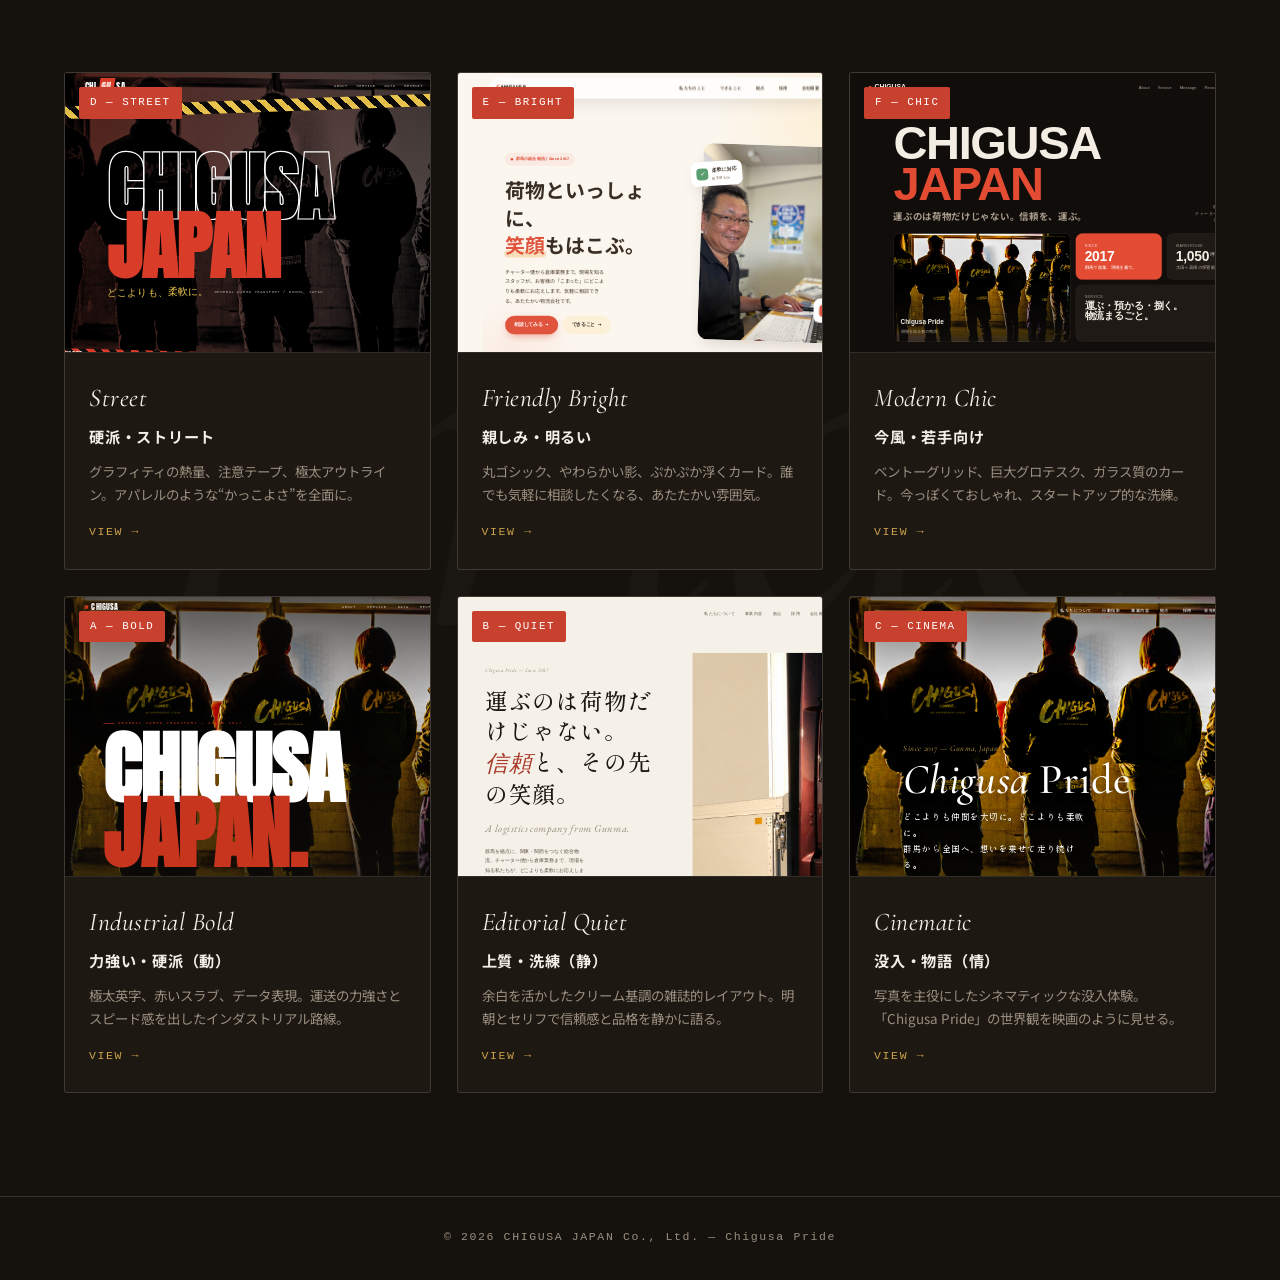
<file: index.html>
<!DOCTYPE html>
<html lang="ja">
<head>
<meta charset="UTF-8">
<meta name="viewport" content="width=device-width, initial-scale=1.0">
<title>CHIGUSA JAPAN｜デザイン6パターン</title>
<link rel="preconnect" href="https://fonts.googleapis.com">
<link rel="preconnect" href="https://fonts.gstatic.com" crossorigin>
<link href="https://fonts.googleapis.com/css2?family=Cormorant+Garamond:ital,wght@0,500;0,600;1,500&family=Noto+Sans+JP:wght@400;500;700&family=Space+Mono&display=swap" rel="stylesheet">
<style>
  :root{
    --ink:#15110d;--ink-2:#1e1812;--paper:#f4efe6;--cream:#e7ddca;
    --red:#c8412f;--red-deep:#9a2415;--gold:#c9a14a;--muted:#9a8f80;
    --line:rgba(255,255,255,.14);
    --serif:"Cormorant Garamond",serif;--sans:"Noto Sans JP",sans-serif;--mono:"Space Mono",monospace;
  }
  *{box-sizing:border-box;margin:0;padding:0}
  body{background:var(--ink);color:var(--paper);font-family:var(--sans);line-height:1.8;-webkit-font-smoothing:antialiased;overflow-x:hidden}
  a{color:inherit;text-decoration:none}
  .bg-watermark{position:fixed;inset:0;display:flex;align-items:center;justify-content:center;font-family:var(--serif);font-style:italic;font-size:42vw;color:rgba(255,255,255,.022);pointer-events:none;z-index:0;white-space:nowrap}
  .wrap{position:relative;z-index:1;max-width:1480px;margin:0 auto;padding:clamp(40px,6vw,72px) clamp(22px,5vw,64px) clamp(60px,8vw,110px)}
  header.top{display:flex;justify-content:space-between;align-items:baseline;flex-wrap:wrap;gap:16px;margin-bottom:clamp(38px,6vw,72px)}
  .brand{font-family:var(--serif);font-style:italic;font-size:1.8rem;letter-spacing:.02em}
  .brand b{color:var(--red);font-style:normal}
  .brand .s{font-family:var(--sans);font-size:.62rem;letter-spacing:.42em;color:var(--muted);text-transform:uppercase;margin-left:8px}
  header.top .meta{font-family:var(--mono);font-size:.74rem;letter-spacing:.16em;color:var(--gold)}
  .intro{margin-bottom:clamp(38px,6vw,64px);max-width:780px}
  .intro .kick{font-family:var(--serif);font-style:italic;color:var(--red);font-size:1.3rem;display:inline-flex;align-items:center;gap:12px}
  .intro .kick::before{content:"";width:42px;height:1.5px;background:var(--red)}
  .intro h1{font-family:var(--sans);font-weight:700;font-size:clamp(1.8rem,4.5vw,3rem);line-height:1.3;letter-spacing:.02em;margin:.4em 0 .3em}
  .intro p{color:var(--muted);max-width:56ch}
  .grid{display:grid;grid-template-columns:repeat(3,1fr);gap:clamp(16px,2vw,26px)}
  .card{display:block;background:var(--ink-2);border:1px solid var(--line);border-radius:3px;overflow:hidden;transition:transform .5s cubic-bezier(.22,.61,.36,1),box-shadow .5s,border-color .5s}
  .card:hover{transform:translateY(-8px);box-shadow:0 40px 80px rgba(0,0,0,.5);border-color:var(--red)}
  .preview{position:relative;height:280px;overflow:hidden;background:#0c0a07;border-bottom:1px solid var(--line)}
  .preview iframe{position:absolute;top:0;left:0;width:1440px;height:1010px;border:0;transform:scale(.31);transform-origin:top left;pointer-events:none}
  .preview .veil{position:absolute;inset:0;z-index:2}
  .preview .tag{position:absolute;top:14px;left:14px;z-index:3;font-family:var(--mono);font-size:.68rem;letter-spacing:.14em;background:var(--red);color:#fff;padding:6px 11px;border-radius:2px}
  .card .body{padding:22px 24px 26px}
  .card .body .ttl{font-family:var(--serif);font-style:italic;font-size:1.6rem;letter-spacing:.02em}
  .card .body .jp{font-weight:700;letter-spacing:.05em;margin-top:2px;font-size:.95rem}
  .card .body p{color:var(--muted);font-size:.84rem;margin-top:10px;line-height:1.7}
  .card .body .go{display:inline-flex;align-items:center;gap:10px;margin-top:16px;font-family:var(--mono);font-size:.72rem;letter-spacing:.14em;color:var(--gold);transition:gap .35s}
  .card:hover .body .go{gap:18px}
  footer{position:relative;z-index:1;text-align:center;padding:30px;font-family:var(--mono);font-size:.72rem;letter-spacing:.14em;color:var(--muted);border-top:1px solid var(--line)}
  @media(max-width:1000px){.grid{grid-template-columns:repeat(2,1fr)}.preview iframe{transform:scale(.36);width:1280px}}
  @media(max-width:640px){.grid{grid-template-columns:1fr;max-width:480px;margin:0 auto}.preview{height:300px}.preview iframe{transform:scale(.34)}}
</style>
</head>
<body>
<div class="bg-watermark" aria-hidden="true">Pride</div>
<div class="wrap">
  <div class="grid">
    <a class="card" href="pattern-street.html">
      <div class="preview"><span class="tag">D — STREET</span><iframe src="pattern-street.html" scrolling="no" title="D" loading="lazy"></iframe><span class="veil"></span></div>
      <div class="body"><div class="ttl">Street</div><div class="jp">硬派・ストリート</div><p>グラフィティの熱量、注意テープ、極太アウトライン。アパレルのような“かっこよさ”を全面に。</p><span class="go">VIEW →</span></div>
    </a>

    <a class="card" href="pattern-friendly.html">
      <div class="preview"><span class="tag">E — BRIGHT</span><iframe src="pattern-friendly.html" scrolling="no" title="E" loading="lazy"></iframe><span class="veil"></span></div>
      <div class="body"><div class="ttl">Friendly Bright</div><div class="jp">親しみ・明るい</div><p>丸ゴシック、やわらかい影、ぷかぷか浮くカード。誰でも気軽に相談したくなる、あたたかい雰囲気。</p><span class="go">VIEW →</span></div>
    </a>

    <a class="card" href="pattern-modern.html">
      <div class="preview"><span class="tag">F — CHIC</span><iframe src="pattern-modern.html" scrolling="no" title="F" loading="lazy"></iframe><span class="veil"></span></div>
      <div class="body"><div class="ttl">Modern Chic</div><div class="jp">今風・若手向け</div><p>ベントーグリッド、巨大グロテスク、ガラス質のカード。今っぽくておしゃれ、スタートアップ的な洗練。</p><span class="go">VIEW →</span></div>
    </a>

    <a class="card" href="pattern-bold.html">
      <div class="preview"><span class="tag">A — BOLD</span><iframe src="pattern-bold.html" scrolling="no" title="A" loading="lazy"></iframe><span class="veil"></span></div>
      <div class="body"><div class="ttl">Industrial Bold</div><div class="jp">力強い・硬派（動）</div><p>極太英字、赤いスラブ、データ表現。運送の力強さとスピード感を出したインダストリアル路線。</p><span class="go">VIEW →</span></div>
    </a>

    <a class="card" href="pattern-editorial.html">
      <div class="preview"><span class="tag">B — QUIET</span><iframe src="pattern-editorial.html" scrolling="no" title="B" loading="lazy"></iframe><span class="veil"></span></div>
      <div class="body"><div class="ttl">Editorial Quiet</div><div class="jp">上質・洗練（静）</div><p>余白を活かしたクリーム基調の雑誌的レイアウト。明朝とセリフで信頼感と品格を静かに語る。</p><span class="go">VIEW →</span></div>
    </a>

    <a class="card" href="pattern-cinematic.html">
      <div class="preview"><span class="tag">C — CINEMA</span><iframe src="pattern-cinematic.html" scrolling="no" title="C" loading="lazy"></iframe><span class="veil"></span></div>
      <div class="body"><div class="ttl">Cinematic</div><div class="jp">没入・物語（情）</div><p>写真を主役にしたシネマティックな没入体験。「Chigusa Pride」の世界観を映画のように見せる。</p><span class="go">VIEW →</span></div>
    </a>
  </div>
</div>
<footer>© 2026 CHIGUSA JAPAN Co., Ltd. — Chigusa Pride</footer>
</body>
</html>
</file>
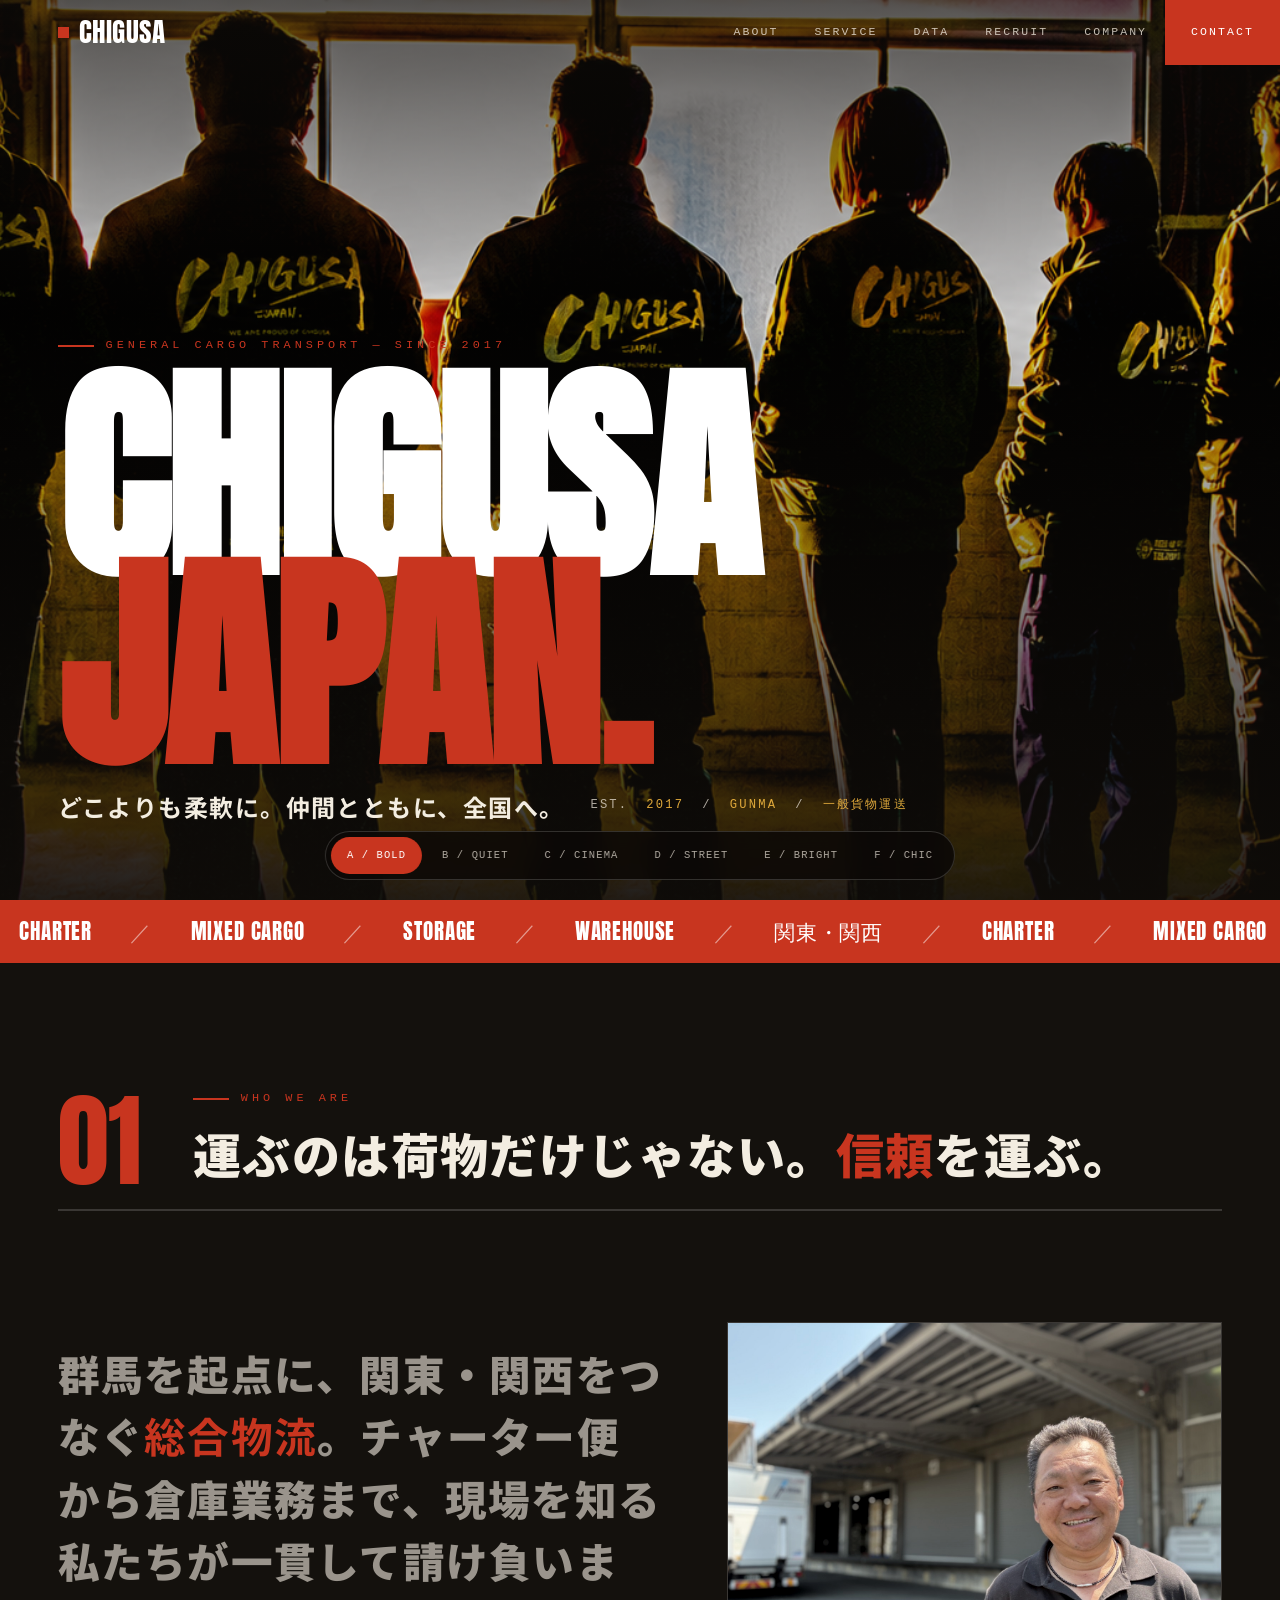
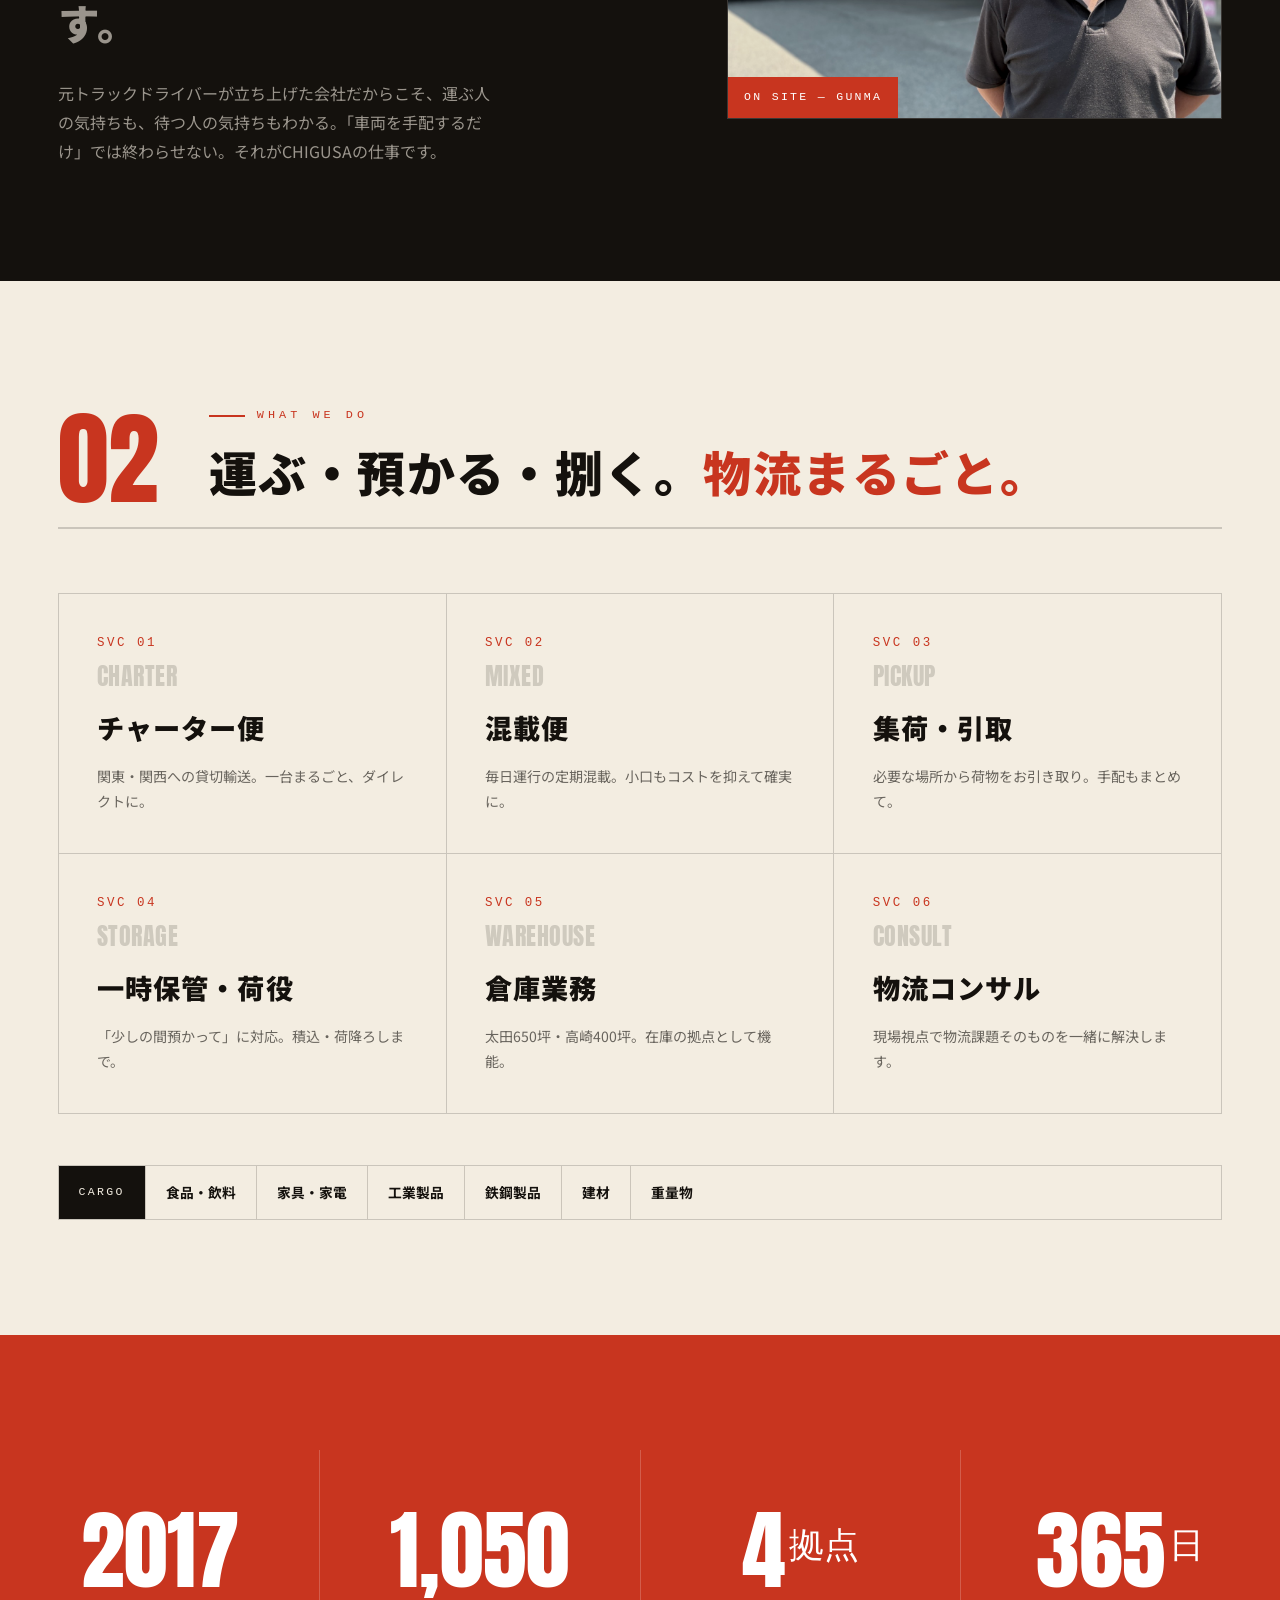
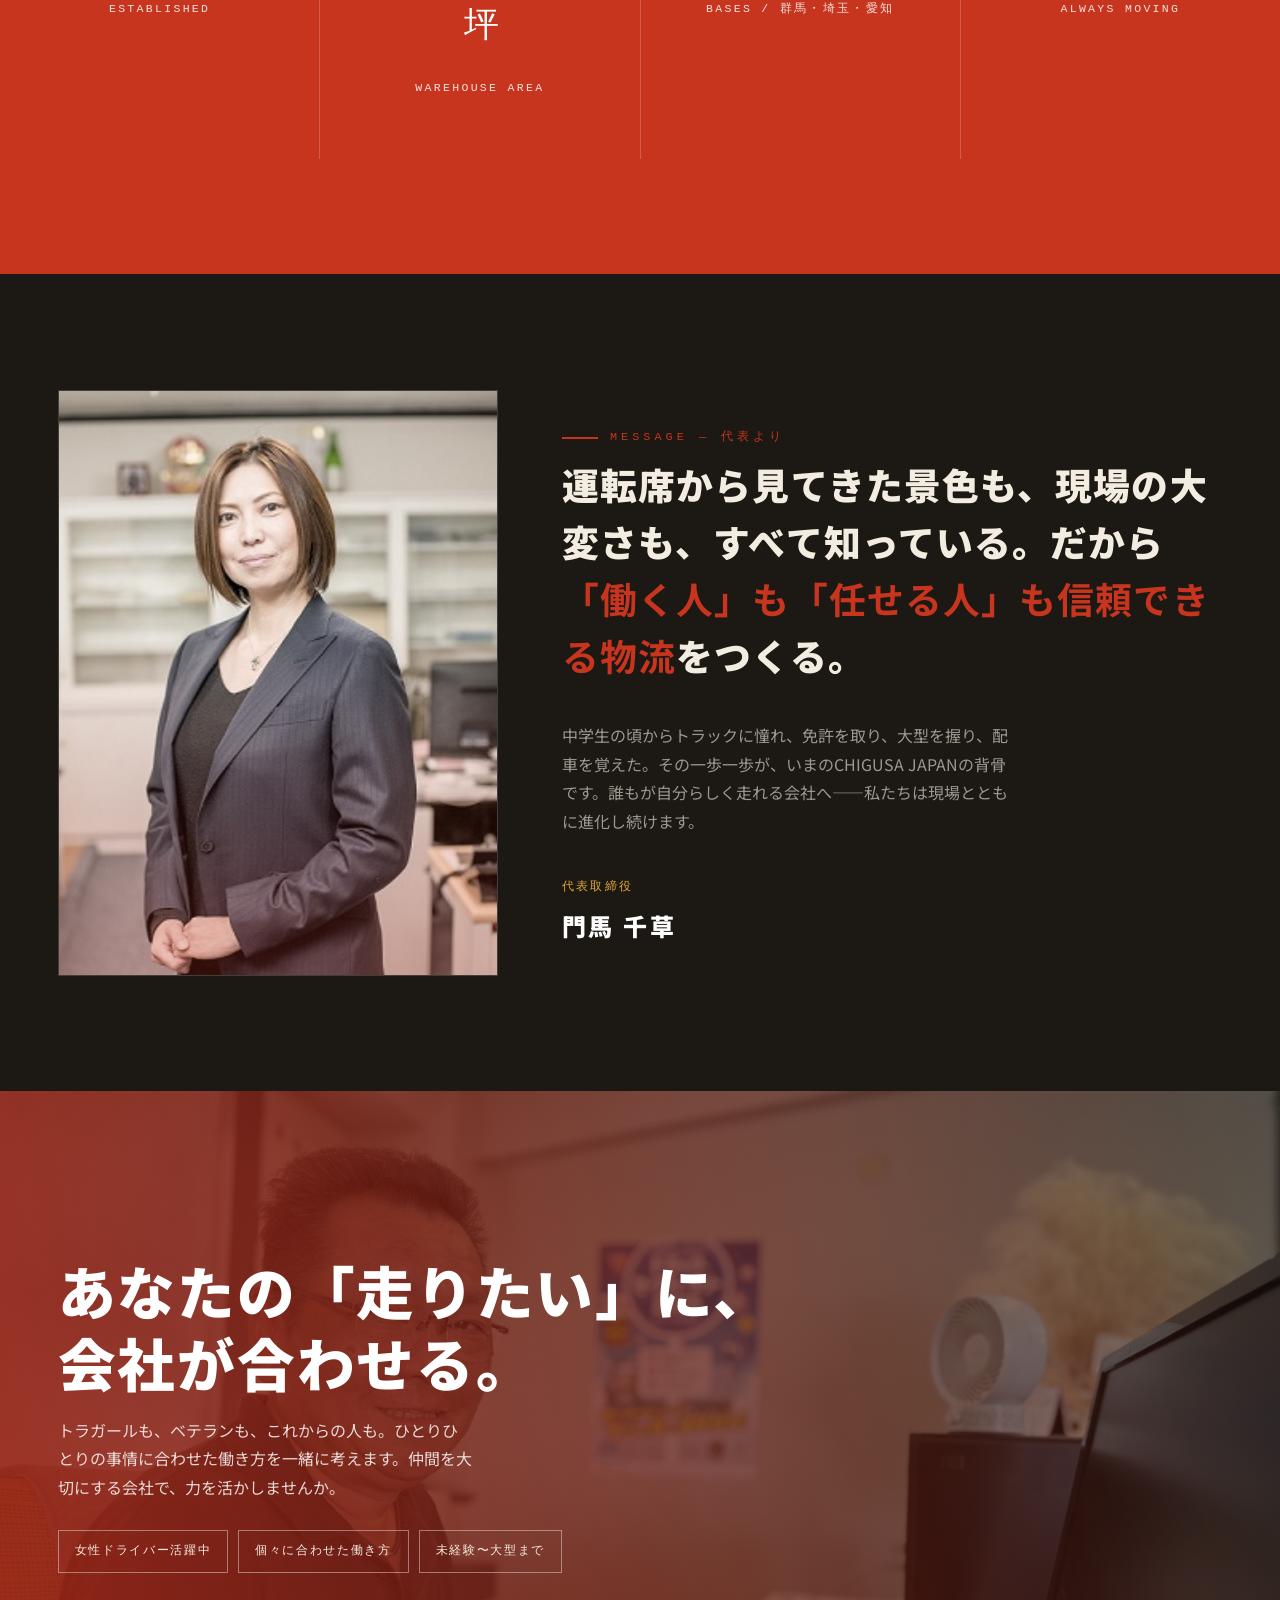
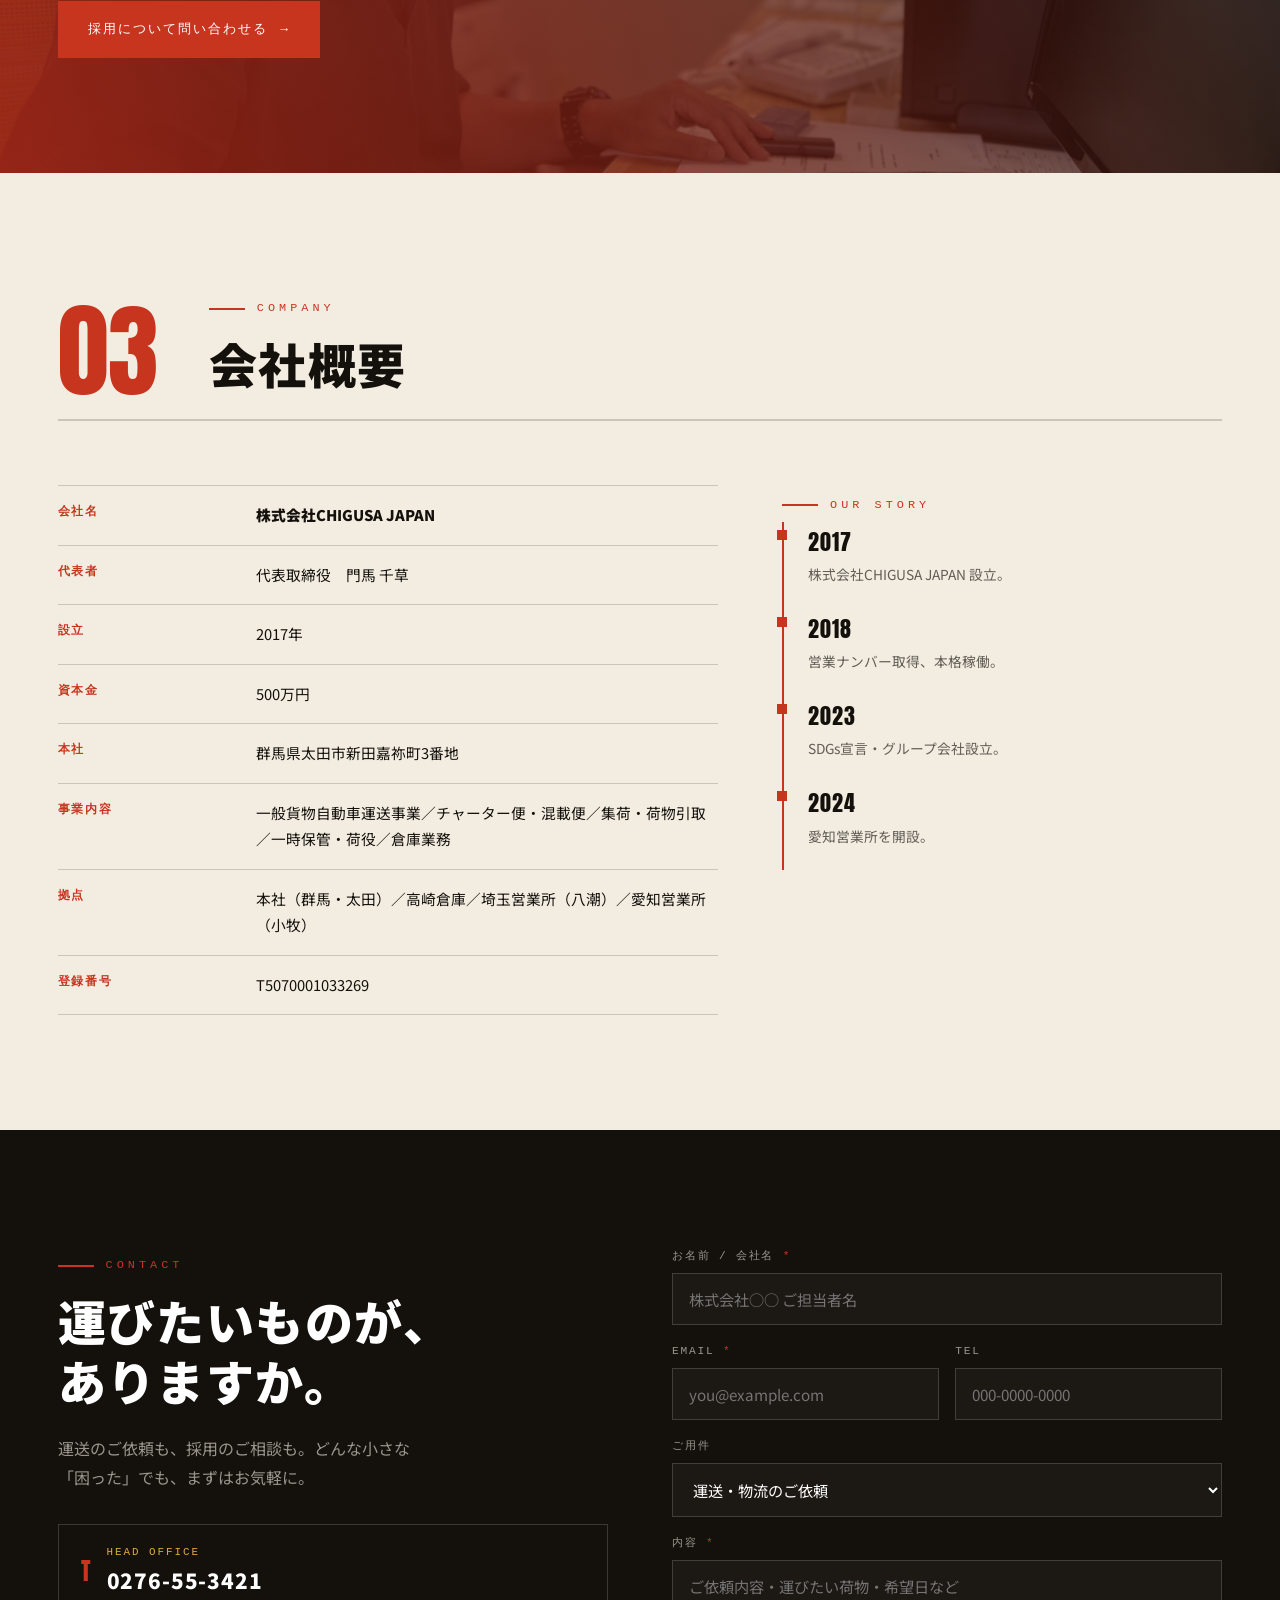
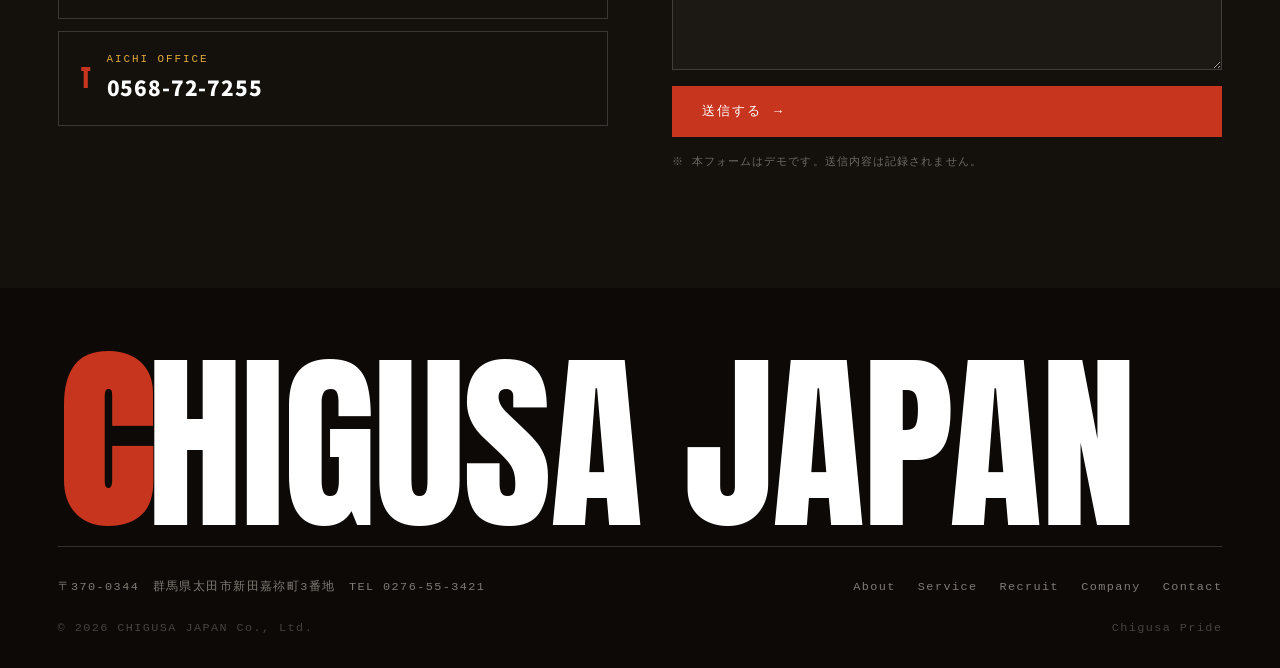
<file: pattern-bold.html>
<!DOCTYPE html>
<html lang="ja">
<head>
<meta charset="UTF-8">
<meta name="viewport" content="width=device-width, initial-scale=1.0">
<title>株式会社CHIGUSA JAPAN｜INDUSTRIAL</title>
<meta name="description" content="群馬発の総合物流。チャーター便・混載便・一時保管・倉庫まで、どこよりも柔軟に走り続ける運送会社、株式会社CHIGUSA JAPAN。">
<link rel="preconnect" href="https://fonts.googleapis.com">
<link rel="preconnect" href="https://fonts.gstatic.com" crossorigin>
<link href="https://fonts.googleapis.com/css2?family=Anton&family=Noto+Sans+JP:wght@400;700;900&family=Space+Mono:wght@400;700&display=swap" rel="stylesheet">
<link rel="stylesheet" href="bold.css">
</head>
<body>

<header class="site-header" id="header">
  <a href="#top" class="brand"><span class="dot"></span>CHIGUSA</a>
  <nav class="nav" id="nav">
    <a href="#about">About</a>
    <a href="#services">Service</a>
    <a href="#stats">Data</a>
    <a href="#recruit">Recruit</a>
    <a href="#company">Company</a>
    <a href="#contact" class="cta">Contact</a>
  </nav>
  <button class="nav-toggle" id="navToggle" aria-label="メニュー"><span></span><span></span><span></span></button>
</header>

<!-- HERO -->
<section class="hero" id="top" data-screen-label="Hero">
  <div class="hero-bg"><img src="assets/hero-team.png" alt="CHIGUSA JAPANのスタッフ"></div>
  <div class="hero-in">
    <span class="kicker">General Cargo Transport — Since 2017</span>
    <h1><span>CHIGUSA</span><span>JAPAN.</span></h1>
    <div class="hero-sub">
      <span class="lead">どこよりも柔軟に。仲間とともに、全国へ。</span>
      <span class="hero-data"><b>EST.</b> 2017 <b>/</b> GUNMA <b>/</b> 一般貨物運送</span>
    </div>
  </div>
</section>

<!-- TICKER -->
<div class="ticker" aria-hidden="true"><div class="row">
  <span>CHARTER</span><span>MIXED CARGO</span><span>STORAGE</span><span>WAREHOUSE</span><span>関東・関西</span>
  <span>CHARTER</span><span>MIXED CARGO</span><span>STORAGE</span><span>WAREHOUSE</span><span>関東・関西</span>
</div></div>

<!-- ABOUT -->
<section class="sec about" id="about" data-screen-label="About">
  <div class="wrap">
    <div class="sec-head reveal">
      <div class="no">01</div>
      <div class="ttl"><span class="kicker">Who We Are</span><h2>運ぶのは荷物だけじゃない。<em>信頼</em>を運ぶ。</h2></div>
    </div>
    <div class="about-grid">
      <div class="reveal">
        <p class="big">群馬を起点に、関東・関西をつなぐ<b>総合物流</b>。チャーター便から倉庫業務まで、現場を知る私たちが一貫して請け負います。</p>
        <p>元トラックドライバーが立ち上げた会社だからこそ、運ぶ人の気持ちも、待つ人の気持ちもわかる。「車両を手配するだけ」では終わらせない。それがCHIGUSAの仕事です。</p>
      </div>
      <div class="about-img reveal d1">
        <img src="assets/staff-warehouse.jpg" alt="CHIGUSAの現場スタッフ">
        <span class="tag">ON SITE — GUNMA</span>
      </div>
    </div>
  </div>
</section>

<!-- SERVICES -->
<section class="sec services" id="services" data-screen-label="Services">
  <div class="wrap">
    <div class="sec-head reveal">
      <div class="no">02</div>
      <div class="ttl"><span class="kicker">What We Do</span><h2>運ぶ・預かる・捌く。<em>物流まるごと。</em></h2></div>
    </div>
    <div class="svc-grid">
      <div class="svc reveal"><span class="n">SVC 01</span><span class="en">Charter</span><h3>チャーター便</h3><p>関東・関西への貸切輸送。一台まるごと、ダイレクトに。</p></div>
      <div class="svc reveal d1"><span class="n">SVC 02</span><span class="en">Mixed</span><h3>混載便</h3><p>毎日運行の定期混載。小口もコストを抑えて確実に。</p></div>
      <div class="svc reveal d2"><span class="n">SVC 03</span><span class="en">Pickup</span><h3>集荷・引取</h3><p>必要な場所から荷物をお引き取り。手配もまとめて。</p></div>
      <div class="svc reveal"><span class="n">SVC 04</span><span class="en">Storage</span><h3>一時保管・荷役</h3><p>「少しの間預かって」に対応。積込・荷降ろしまで。</p></div>
      <div class="svc reveal d1"><span class="n">SVC 05</span><span class="en">Warehouse</span><h3>倉庫業務</h3><p>太田650坪・高崎400坪。在庫の拠点として機能。</p></div>
      <div class="svc reveal d2"><span class="n">SVC 06</span><span class="en">Consult</span><h3>物流コンサル</h3><p>現場視点で物流課題そのものを一緒に解決します。</p></div>
    </div>
    <div class="cargo reveal">
      <span class="label">Cargo</span>
      <span class="chip">食品・飲料</span><span class="chip">家具・家電</span><span class="chip">工業製品</span><span class="chip">鉄鋼製品</span><span class="chip">建材</span><span class="chip">重量物</span>
    </div>
  </div>
</section>

<!-- STATS -->
<section class="sec stats" id="stats" data-screen-label="Data">
  <div class="grid">
    <div class="stat reveal"><div class="n">2017</div><div class="l">Established</div></div>
    <div class="stat reveal d1"><div class="n">1,050<small>坪</small></div><div class="l">Warehouse Area</div></div>
    <div class="stat reveal d2"><div class="n">4<small>拠点</small></div><div class="l">Bases / 群馬・埼玉・愛知</div></div>
    <div class="stat reveal d3"><div class="n">365<small>日</small></div><div class="l">Always Moving</div></div>
  </div>
</section>

<!-- PRESIDENT -->
<section class="sec president" id="president" data-screen-label="President">
  <div class="wrap">
    <div class="pres-grid">
      <div class="pres-img reveal"><img src="assets/president.jpg" alt="代表取締役 門馬千草"></div>
      <div class="pres-body">
        <span class="kicker reveal">Message — 代表より</span>
        <blockquote class="reveal d1">運転席から見てきた景色も、現場の大変さも、すべて知っている。だから<b>「働く人」も「任せる人」も信頼できる物流</b>をつくる。</blockquote>
        <p class="reveal d2">中学生の頃からトラックに憧れ、免許を取り、大型を握り、配車を覚えた。その一歩一歩が、いまのCHIGUSA JAPANの背骨です。誰もが自分らしく走れる会社へ——私たちは現場とともに進化し続けます。</p>
        <div class="pres-sign reveal d2">代表取締役<b>門馬 千草</b></div>
      </div>
    </div>
  </div>
</section>

<!-- RECRUIT -->
<section class="sec recruit" id="recruit" data-screen-label="Recruit">
  <div class="recruit-bg"><img src="assets/staff-office.jpg" alt="CHIGUSAで働く"></div>
  <div class="wrap">
    <span class="kicker reveal" style="color:#fff">Recruit</span>
    <h2 class="reveal d1">あなたの「走りたい」に、<br>会社が合わせる。</h2>
    <p class="reveal d2">トラガールも、ベテランも、これからの人も。ひとりひとりの事情に合わせた働き方を一緒に考えます。仲間を大切にする会社で、力を活かしませんか。</p>
    <div class="pts reveal d2"><span>女性ドライバー活躍中</span><span>個々に合わせた働き方</span><span>未経験〜大型まで</span></div>
    <a href="#contact" class="btn reveal d3">採用について問い合わせる <span class="a">→</span></a>
  </div>
</section>

<!-- COMPANY -->
<section class="sec company" id="company" data-screen-label="Company">
  <div class="wrap">
    <div class="sec-head reveal">
      <div class="no">03</div>
      <div class="ttl"><span class="kicker">Company</span><h2>会社概要</h2></div>
    </div>
    <div class="company-grid">
      <table class="ptable reveal">
        <tr><th>会社名</th><td><b>株式会社CHIGUSA JAPAN</b></td></tr>
        <tr><th>代表者</th><td>代表取締役　門馬 千草</td></tr>
        <tr><th>設立</th><td>2017年</td></tr>
        <tr><th>資本金</th><td>500万円</td></tr>
        <tr><th>本社</th><td>群馬県太田市新田嘉祢町3番地</td></tr>
        <tr><th>事業内容</th><td>一般貨物自動車運送事業／チャーター便・混載便／集荷・荷物引取／一時保管・荷役／倉庫業務</td></tr>
        <tr><th>拠点</th><td>本社（群馬・太田）／高崎倉庫／埼玉営業所（八潮）／愛知営業所（小牧）</td></tr>
        <tr><th>登録番号</th><td>T5070001033269</td></tr>
      </table>
      <div class="reveal d1">
        <span class="kicker">Our Story</span>
        <ul class="tl">
          <li><div class="y">2017</div><div class="e">株式会社CHIGUSA JAPAN 設立。</div></li>
          <li><div class="y">2018</div><div class="e">営業ナンバー取得、本格稼働。</div></li>
          <li><div class="y">2023</div><div class="e">SDGs宣言・グループ会社設立。</div></li>
          <li><div class="y">2024</div><div class="e">愛知営業所を開設。</div></li>
        </ul>
      </div>
    </div>
  </div>
</section>

<!-- CONTACT -->
<section class="sec contact" id="contact" data-screen-label="Contact">
  <div class="wrap">
    <div class="contact-grid">
      <div>
        <span class="kicker reveal">Contact</span>
        <h2 class="reveal d1" style="margin-top:14px">運びたいものが、<br>ありますか。</h2>
        <p class="lead reveal d2">運送のご依頼も、採用のご相談も。どんな小さな「困った」でも、まずはお気軽に。</p>
        <a class="cc reveal d2" href="tel:0276-55-3421"><span class="ic">T</span><div><div class="l">HEAD OFFICE</div><div class="v">0276-55-3421</div></div></a>
        <a class="cc reveal d2" href="tel:0568-72-7255"><span class="ic">T</span><div><div class="l">AICHI OFFICE</div><div class="v">0568-72-7255</div></div></a>
      </div>
      <form class="form reveal d1" id="contactForm">
        <div class="field"><label>お名前 / 会社名 <span class="req">*</span></label><input type="text" name="name" required placeholder="株式会社○○ ご担当者名"></div>
        <div class="row2">
          <div class="field"><label>Email <span class="req">*</span></label><input type="email" name="email" required placeholder="you@example.com"></div>
          <div class="field"><label>TEL</label><input type="tel" name="tel" placeholder="000-0000-0000"></div>
        </div>
        <div class="field"><label>ご用件</label><select name="topic"><option>運送・物流のご依頼</option><option>倉庫・一時保管</option><option>採用・求人</option><option>その他</option></select></div>
        <div class="field"><label>内容 <span class="req">*</span></label><textarea name="message" required placeholder="ご依頼内容・運びたい荷物・希望日など"></textarea></div>
        <button type="submit" class="btn">送信する <span class="a">→</span></button>
        <p class="form-note">※ 本フォームはデモです。送信内容は記録されません。</p>
        <p class="form-msg" id="formMsg">お問い合わせありがとうございます。担当者より折り返しご連絡いたします。</p>
      </form>
    </div>
  </div>
</section>

<!-- FOOTER -->
<footer class="footer">
  <div class="wrap">
    <div class="big"><b>C</b>HIGUSA JAPAN</div>
    <div class="footer-row">
      <span>〒370-0344　群馬県太田市新田嘉祢町3番地　TEL 0276-55-3421</span>
      <div class="links"><a href="#about">About</a><a href="#services">Service</a><a href="#recruit">Recruit</a><a href="#company">Company</a><a href="#contact">Contact</a></div>
    </div>
    <div class="footer-row" style="margin-top:20px;opacity:.5"><span>© 2026 CHIGUSA JAPAN Co., Ltd.</span><span>Chigusa Pride</span></div>
  </div>
</footer>

<!-- pattern switcher -->
<nav class="switch">
  <a href="pattern-bold.html" class="on">A / Bold</a>
  <a href="pattern-editorial.html">B / Quiet</a>
  <a href="pattern-cinematic.html">C / Cinema</a>
  <a href="pattern-street.html">D / Street</a>
  <a href="pattern-friendly.html">E / Bright</a>
  <a href="pattern-modern.html">F / Chic</a>
</nav>

<script src="script.js"></script>
</body>
</html>
</file>
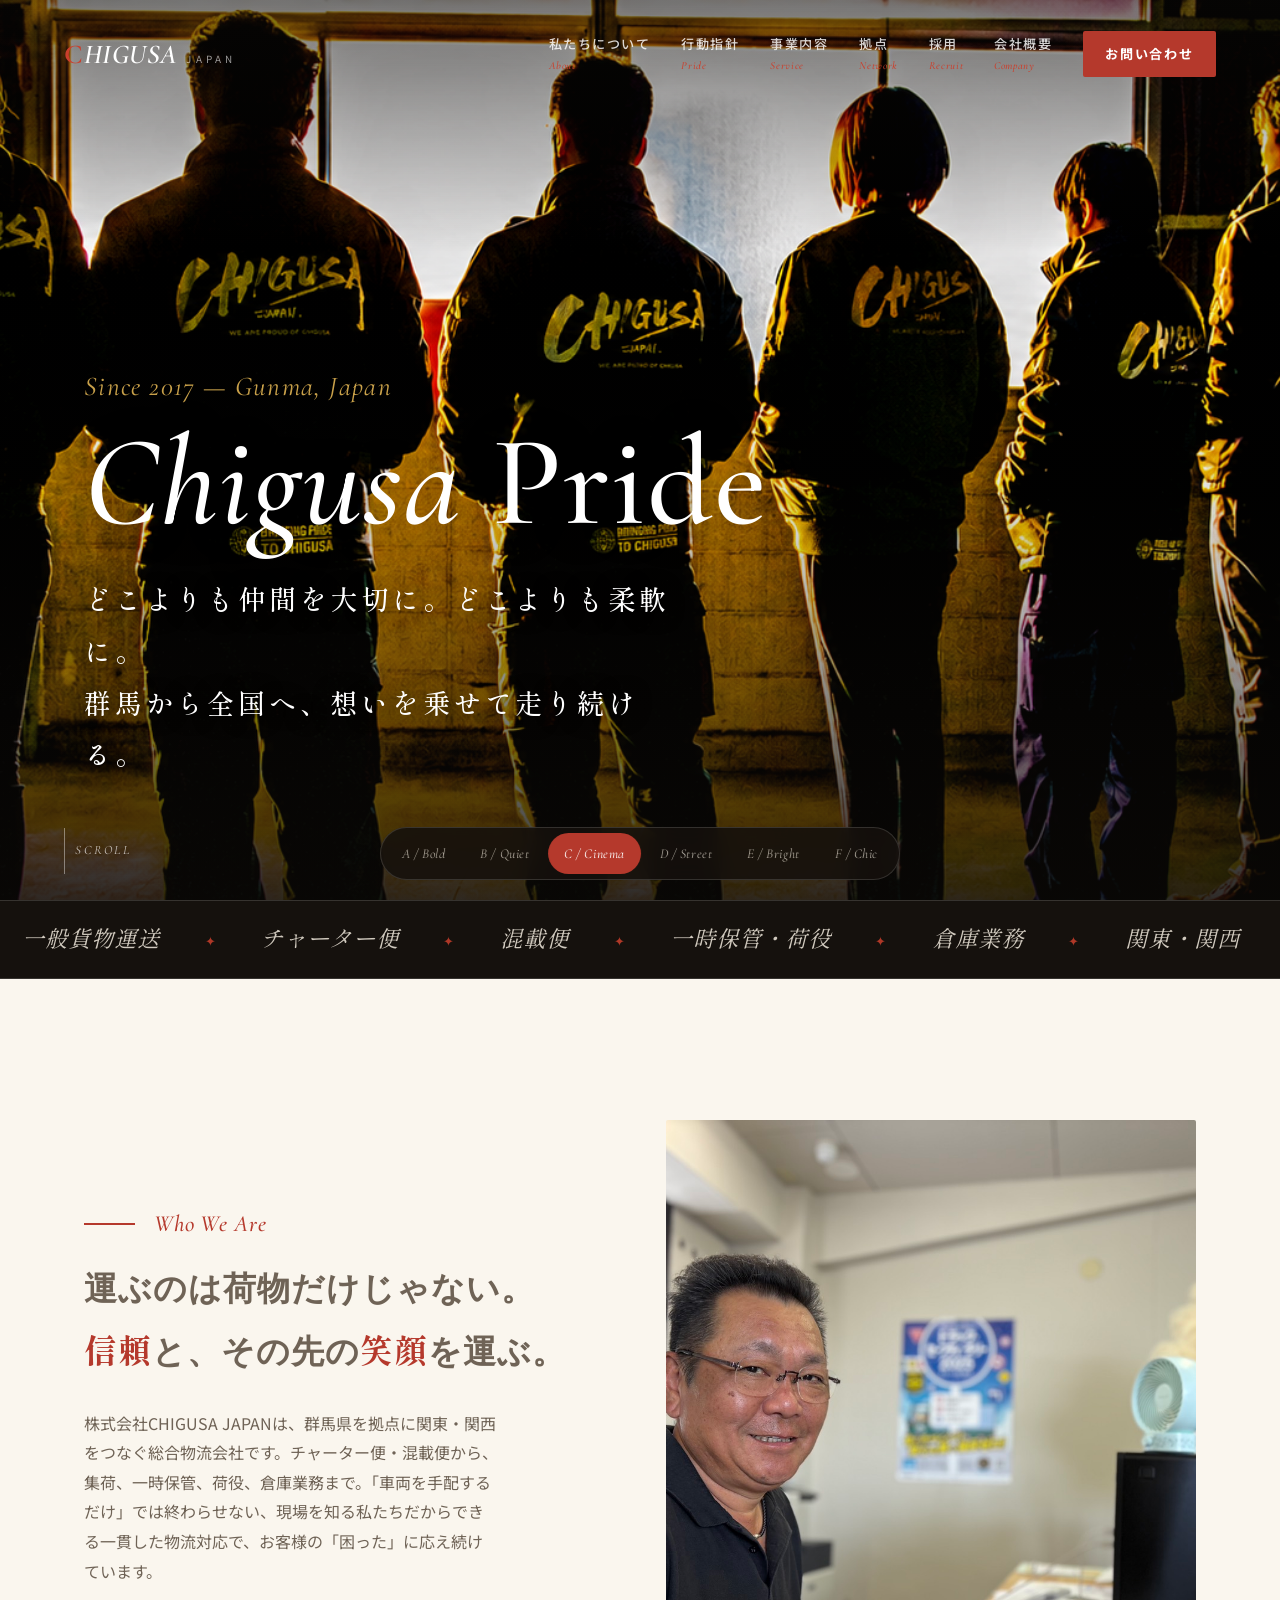
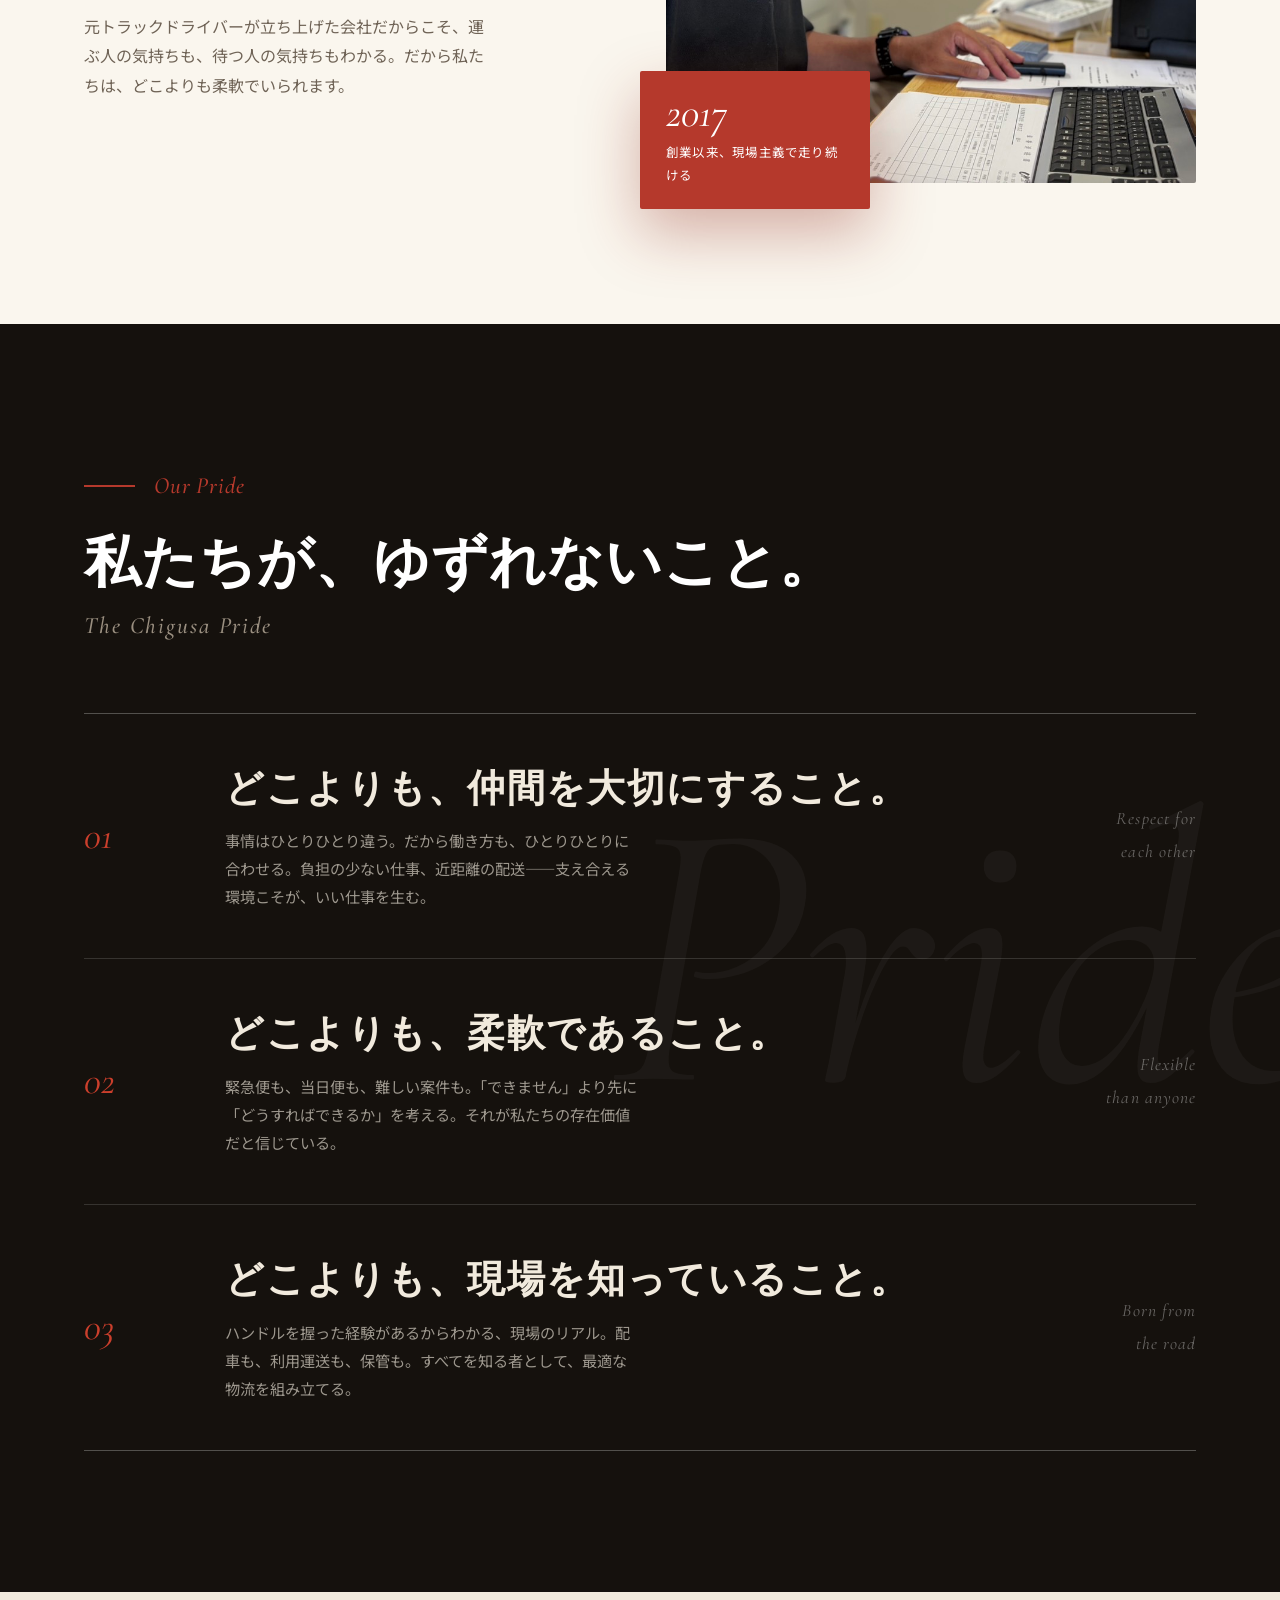
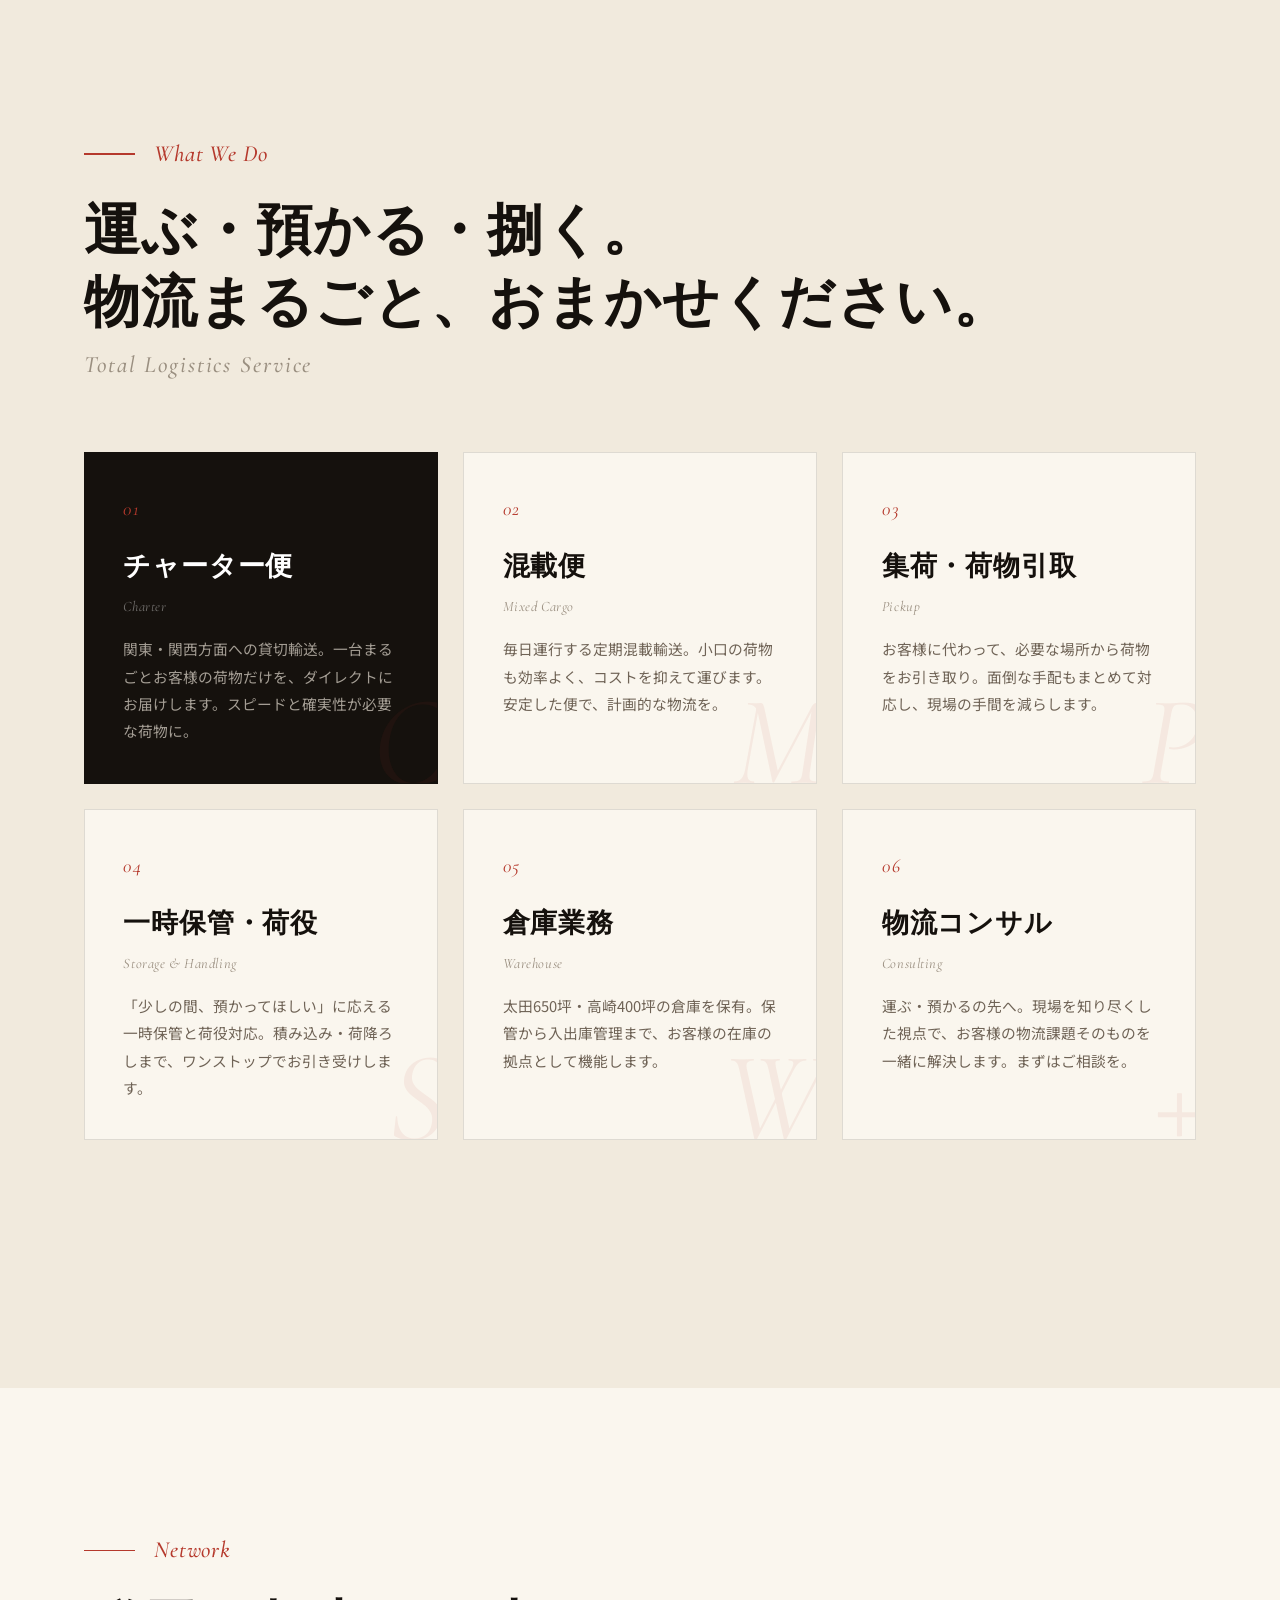
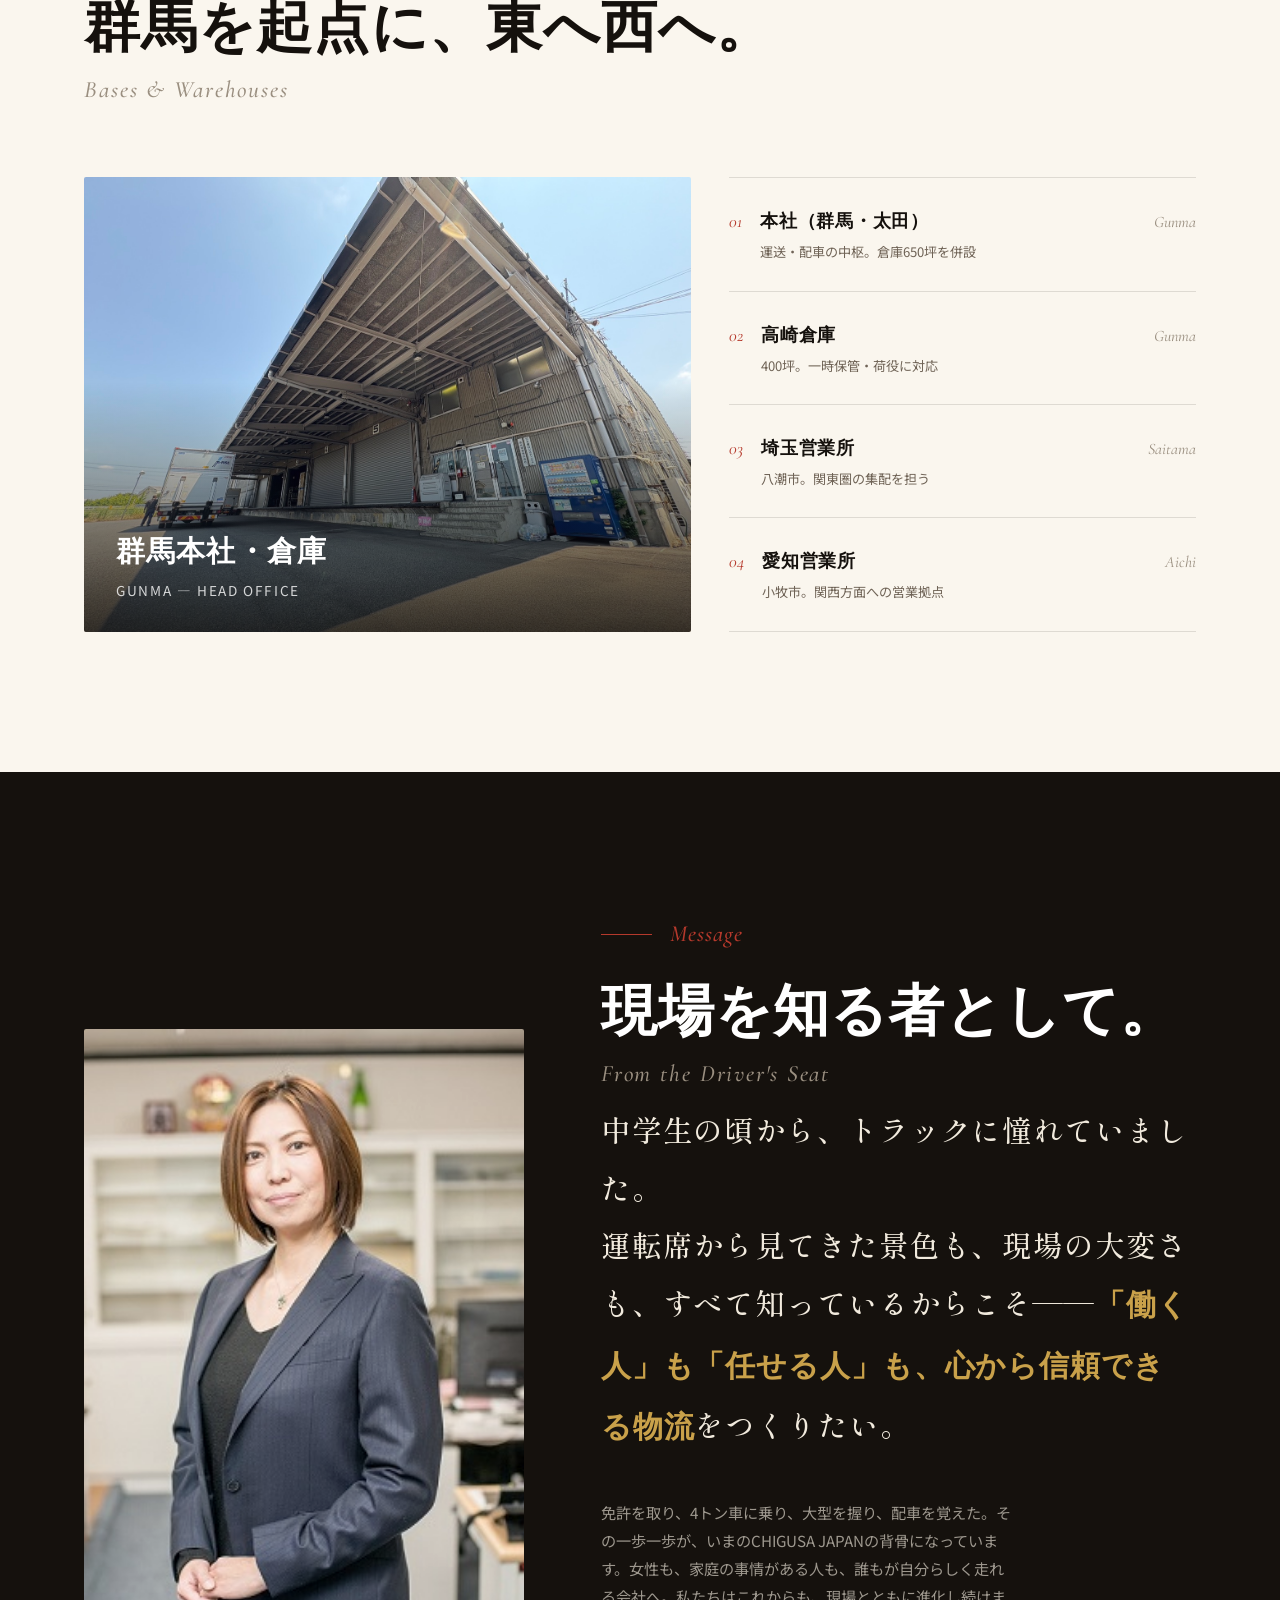
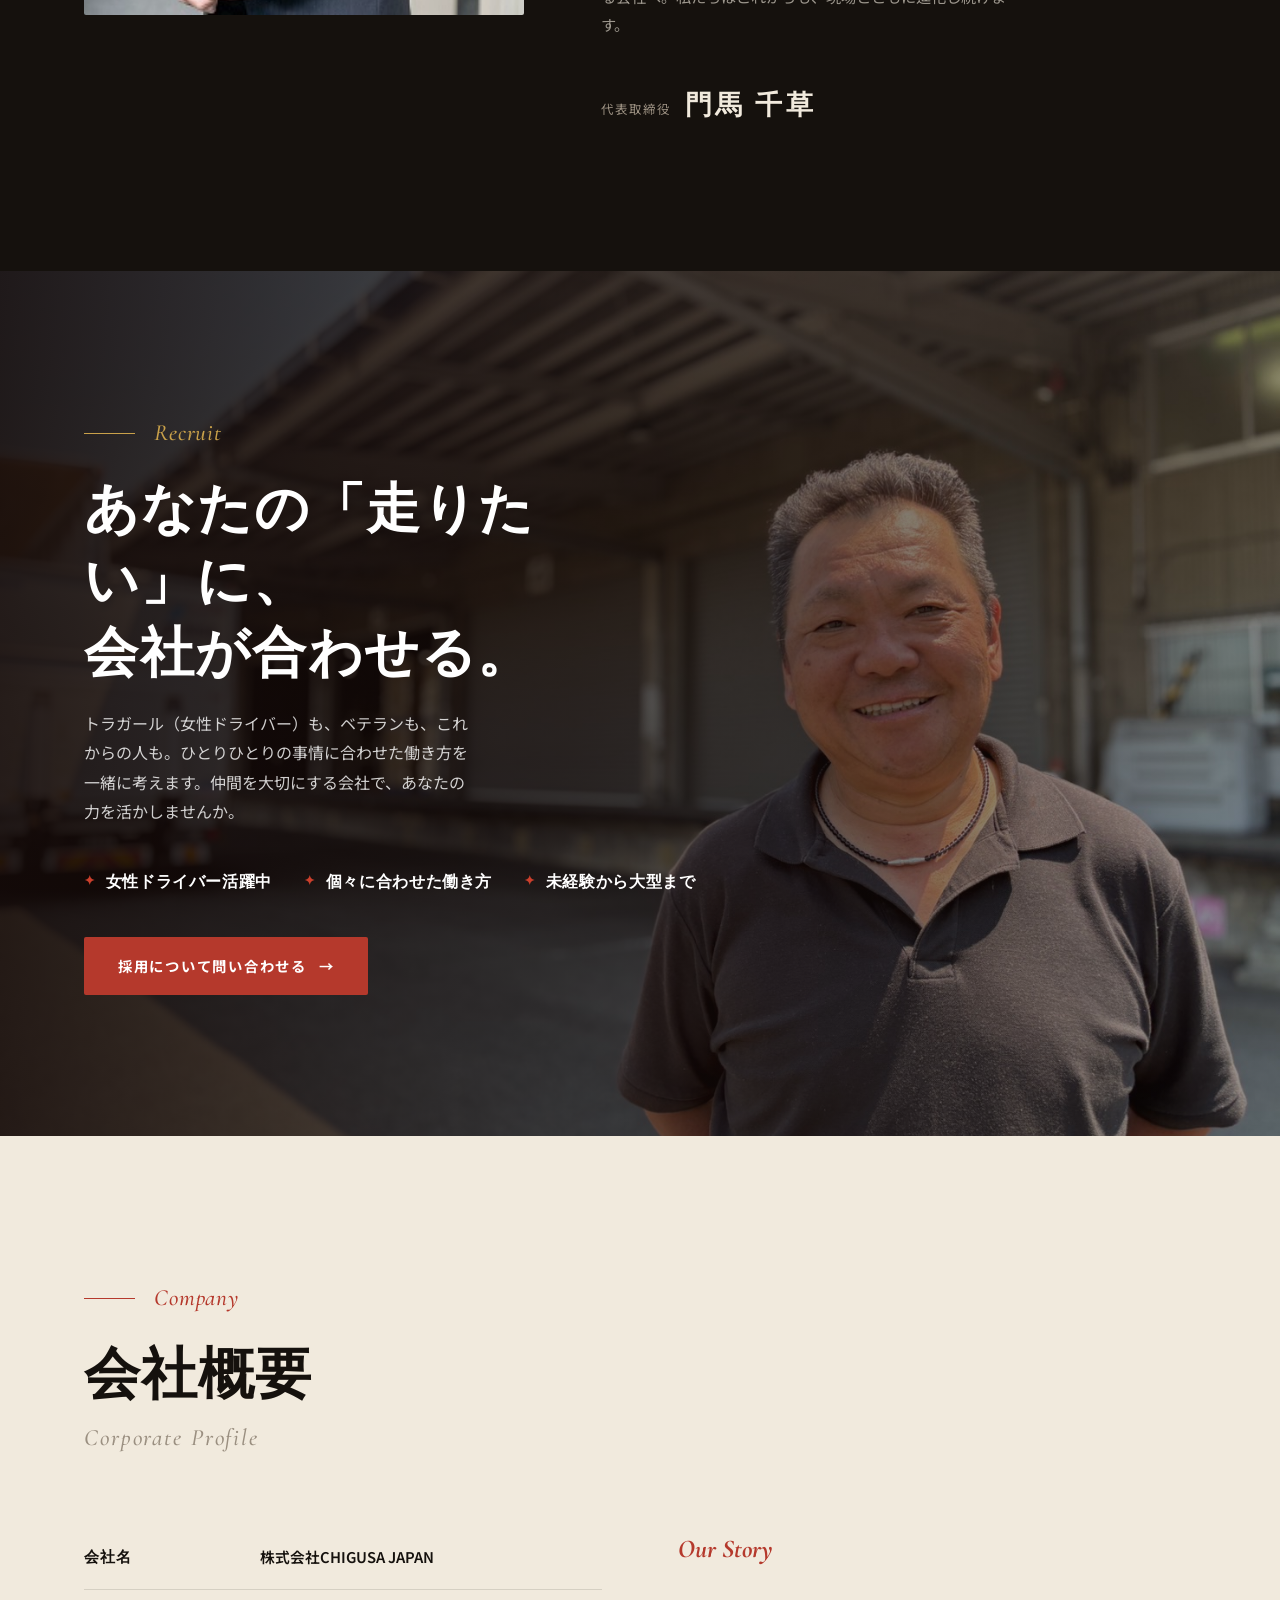
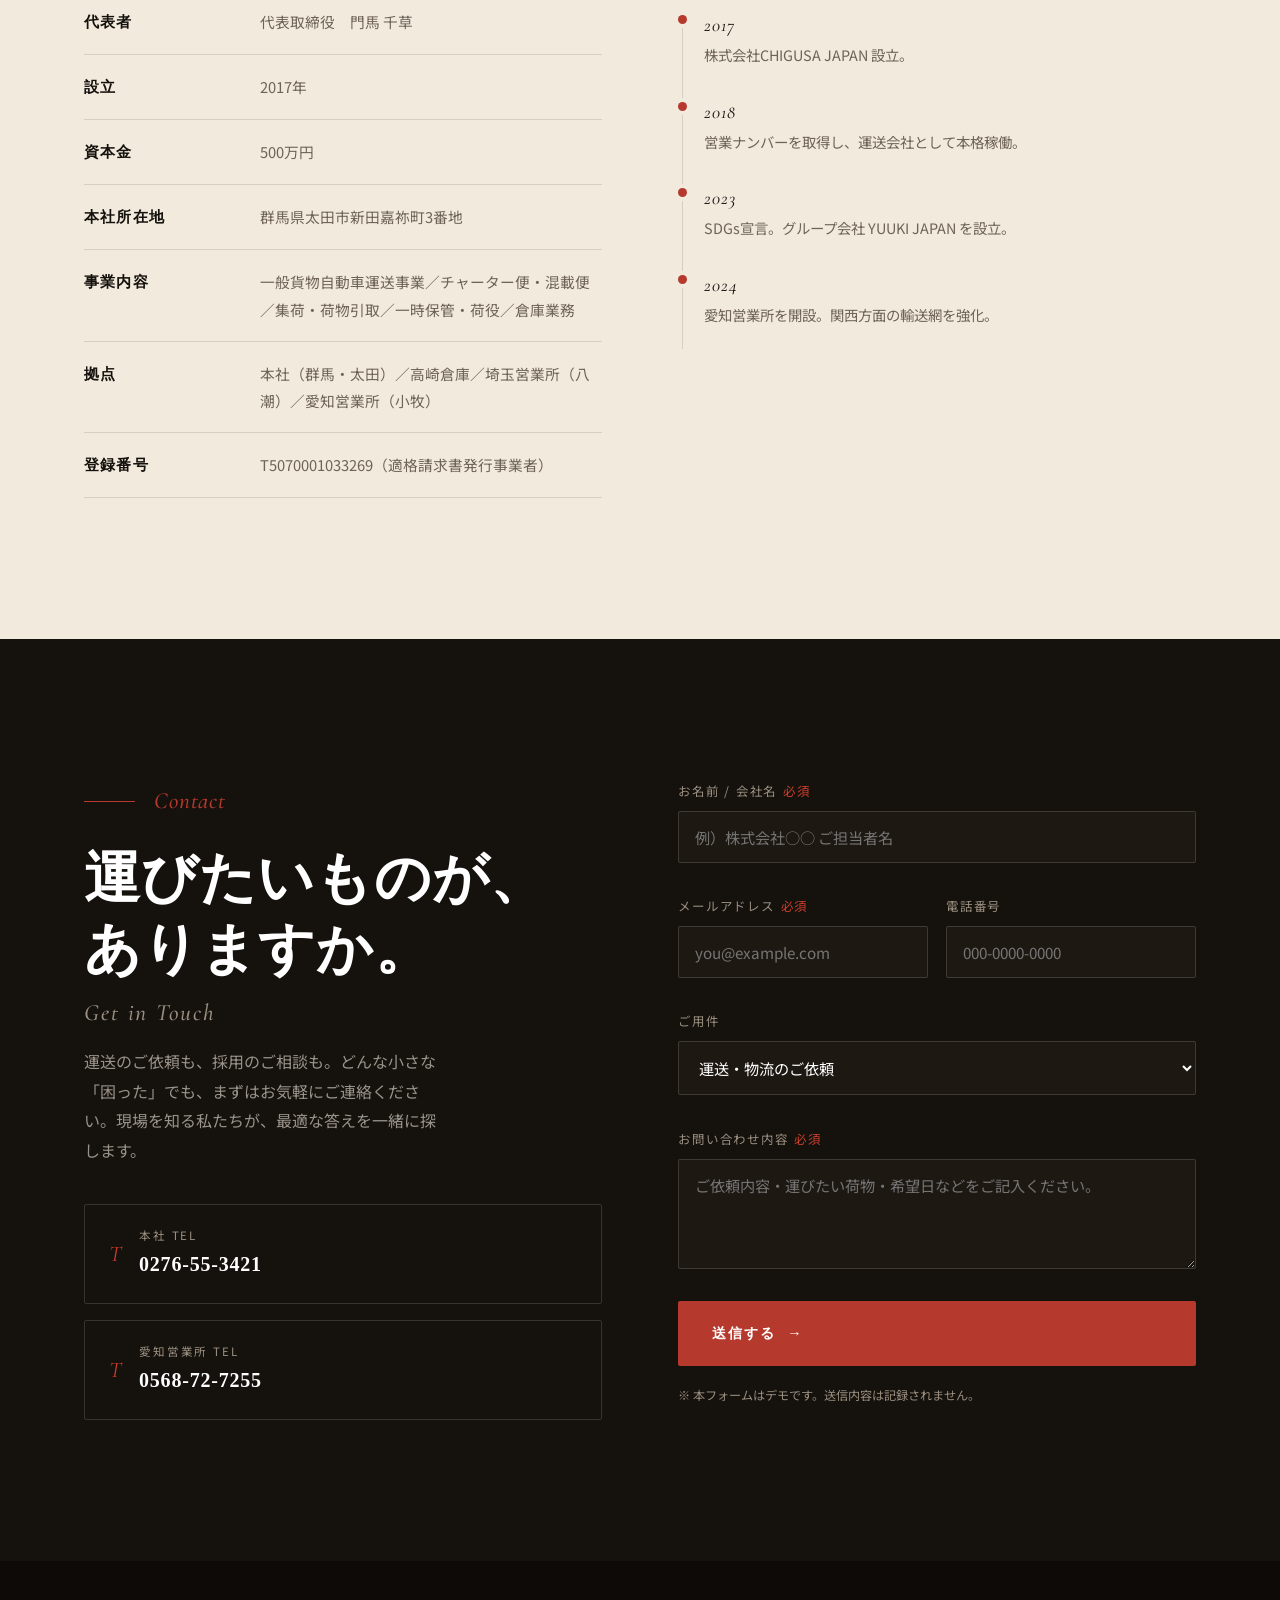
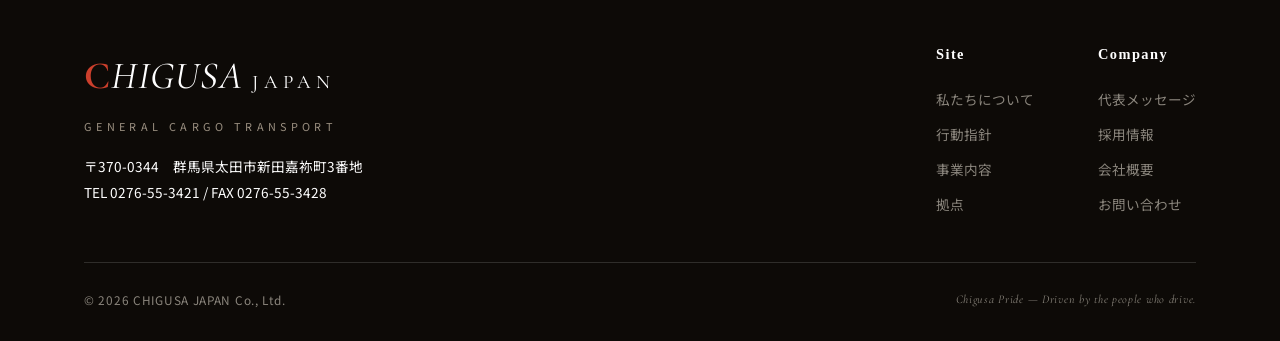
<file: pattern-cinematic.html>
<!DOCTYPE html>
<html lang="ja">
<head>
<meta charset="UTF-8">
<meta name="viewport" content="width=device-width, initial-scale=1.0">
<title>株式会社CHIGUSA JAPAN｜一般貨物運送・チャーター便・物流</title>
<meta name="description" content="群馬発の総合物流。チャーター便・混載便・一時保管・倉庫まで、どこよりも柔軟に。元ドライバーの現場感覚で挑む運送会社、株式会社CHIGUSA JAPAN。">
<link rel="preconnect" href="https://fonts.googleapis.com">
<link rel="preconnect" href="https://fonts.gstatic.com" crossorigin>
<link href="https://fonts.googleapis.com/css2?family=Cormorant+Garamond:ital,wght@0,500;0,600;1,500;1,600&family=Noto+Sans+JP:wght@400;500;700&family=Shippori+Mincho+B1:wght@500;600;700&display=swap" rel="stylesheet">
<link rel="stylesheet" href="cinematic.css">
</head>
<body>

<!-- ===================== HEADER ===================== -->
<header class="site-header" id="header">
  <a href="#top" class="brand">
    <span class="mark"><b>C</b>HIGUSA</span>
    <span class="sub">Japan</span>
  </a>
  <nav class="nav" id="nav">
    <a href="#about">私たちについて<span>About</span></a>
    <a href="#pride">行動指針<span>Pride</span></a>
    <a href="#services">事業内容<span>Service</span></a>
    <a href="#bases">拠点<span>Network</span></a>
    <a href="#recruit">採用<span>Recruit</span></a>
    <a href="#company">会社概要<span>Company</span></a>
    <a href="#contact" class="cta">お問い合わせ</a>
  </nav>
  <button class="nav-toggle" id="navToggle" aria-label="メニュー"><span></span><span></span><span></span></button>
</header>

<!-- ===================== HERO ===================== -->
<section class="hero" id="top" data-screen-label="Hero">
  <div class="hero-media"><img src="assets/hero-team.png" alt="CHIGUSA JAPANのスタッフ"></div>
  <div class="hero-inner">
    <p class="hero-tag">Since 2017 — Gunma, Japan</p>
    <h1><em>Chigusa</em> Pride</h1>
    <p class="hero-lead">どこよりも仲間を大切に。どこよりも柔軟に。<br>群馬から全国へ、想いを乗せて走り続ける。</p>
  </div>
  <div class="scroll-cue"><span class="bar"></span>SCROLL</div>
</section>

<!-- marquee -->
<div class="strip" aria-hidden="true">
  <div class="marquee">
    <span>一般貨物運送</span><span>チャーター便</span><span>混載便</span><span>一時保管・荷役</span><span>倉庫業務</span><span>関東・関西</span>
    <span>一般貨物運送</span><span>チャーター便</span><span>混載便</span><span>一時保管・荷役</span><span>倉庫業務</span><span>関東・関西</span>
  </div>
</div>

<!-- ===================== ABOUT ===================== -->
<section class="section intro" id="about" data-screen-label="About">
  <div class="wrap">
    <div class="intro-grid">
      <div class="intro-copy">
        <span class="eyebrow reveal">Who We Are</span>
        <p class="lead reveal d1">運ぶのは荷物だけじゃない。<br><b>信頼</b>と、その先の<b>笑顔</b>を運ぶ。</p>
        <p class="reveal d2">株式会社CHIGUSA JAPANは、群馬県を拠点に関東・関西をつなぐ総合物流会社です。チャーター便・混載便から、集荷、一時保管、荷役、倉庫業務まで。「車両を手配するだけ」では終わらせない、現場を知る私たちだからできる一貫した物流対応で、お客様の「困った」に応え続けています。</p>
        <p class="reveal d3">元トラックドライバーが立ち上げた会社だからこそ、運ぶ人の気持ちも、待つ人の気持ちもわかる。だから私たちは、どこよりも柔軟でいられます。</p>
      </div>
      <div class="intro-media reveal d1">
        <img src="assets/staff-office.jpg" alt="CHIGUSAの現場">
        <div class="badge">
          <div class="n">2017</div>
          <div class="t">創業以来、現場主義で走り続ける</div>
        </div>
      </div>
    </div>
  </div>
</section>

<!-- ===================== PRIDE ===================== -->
<section class="section pride" id="pride" data-screen-label="Pride">
  <span class="watermark" aria-hidden="true">Pride</span>
  <div class="wrap">
    <div class="sec-head reveal">
      <span class="eyebrow">Our Pride</span>
      <h2 class="sec-title">私たちが、ゆずれないこと。<span class="en">The Chigusa Pride</span></h2>
    </div>
    <div class="pride-rows">
      <div class="pride-row reveal">
        <div class="idx">01</div>
        <div class="body">
          <h3>どこよりも、仲間を大切にすること。</h3>
          <p>事情はひとりひとり違う。だから働き方も、ひとりひとりに合わせる。負担の少ない仕事、近距離の配送——支え合える環境こそが、いい仕事を生む。</p>
        </div>
        <div class="en">Respect for<br>each other</div>
      </div>
      <div class="pride-row reveal">
        <div class="idx">02</div>
        <div class="body">
          <h3>どこよりも、柔軟であること。</h3>
          <p>緊急便も、当日便も、難しい案件も。「できません」より先に「どうすればできるか」を考える。それが私たちの存在価値だと信じている。</p>
        </div>
        <div class="en">Flexible<br>than anyone</div>
      </div>
      <div class="pride-row reveal">
        <div class="idx">03</div>
        <div class="body">
          <h3>どこよりも、現場を知っていること。</h3>
          <p>ハンドルを握った経験があるからわかる、現場のリアル。配車も、利用運送も、保管も。すべてを知る者として、最適な物流を組み立てる。</p>
        </div>
        <div class="en">Born from<br>the road</div>
      </div>
    </div>
  </div>
</section>

<!-- ===================== SERVICES ===================== -->
<section class="section services" id="services" data-screen-label="Services">
  <div class="wrap">
    <div class="sec-head reveal">
      <span class="eyebrow">What We Do</span>
      <h2 class="sec-title">運ぶ・預かる・捌く。<br>物流まるごと、おまかせください。<span class="en">Total Logistics Service</span></h2>
    </div>
    <div class="svc-grid">
      <article class="svc feature reveal">
        <span class="no">01</span>
        <h3>チャーター便</h3>
        <span class="en">Charter</span>
        <p>関東・関西方面への貸切輸送。一台まるごとお客様の荷物だけを、ダイレクトにお届けします。スピードと確実性が必要な荷物に。</p>
        <span class="glyph">C</span>
      </article>
      <article class="svc reveal d1">
        <span class="no">02</span>
        <h3>混載便</h3>
        <span class="en">Mixed Cargo</span>
        <p>毎日運行する定期混載輸送。小口の荷物も効率よく、コストを抑えて運びます。安定した便で、計画的な物流を。</p>
        <span class="glyph">M</span>
      </article>
      <article class="svc reveal d2">
        <span class="no">03</span>
        <h3>集荷・荷物引取</h3>
        <span class="en">Pickup</span>
        <p>お客様に代わって、必要な場所から荷物をお引き取り。面倒な手配もまとめて対応し、現場の手間を減らします。</p>
        <span class="glyph">P</span>
      </article>
      <article class="svc reveal">
        <span class="no">04</span>
        <h3>一時保管・荷役</h3>
        <span class="en">Storage &amp; Handling</span>
        <p>「少しの間、預かってほしい」に応える一時保管と荷役対応。積み込み・荷降ろしまで、ワンストップでお引き受けします。</p>
        <span class="glyph">S</span>
      </article>
      <article class="svc reveal d1">
        <span class="no">05</span>
        <h3>倉庫業務</h3>
        <span class="en">Warehouse</span>
        <p>太田650坪・高崎400坪の倉庫を保有。保管から入出庫管理まで、お客様の在庫の拠点として機能します。</p>
        <span class="glyph">W</span>
      </article>
      <article class="svc reveal d2">
        <span class="no">06</span>
        <h3>物流コンサル</h3>
        <span class="en">Consulting</span>
        <p>運ぶ・預かるの先へ。現場を知り尽くした視点で、お客様の物流課題そのものを一緒に解決します。まずはご相談を。</p>
        <span class="glyph">+</span>
      </article>
    </div>
    <div class="cargo reveal">
      <span class="label">対応貨物</span>
      <span class="chip">食品・飲料</span>
      <span class="chip">家具・家電</span>
      <span class="chip">工業製品</span>
      <span class="chip">鉄鋼製品</span>
      <span class="chip">鉄道関連</span>
      <span class="chip">建材</span>
      <span class="chip">重量物</span>
    </div>
  </div>
</section>

<!-- ===================== BASES ===================== -->
<section class="section bases" id="bases" data-screen-label="Network">
  <div class="wrap">
    <div class="sec-head reveal">
      <span class="eyebrow">Network</span>
      <h2 class="sec-title">群馬を起点に、東へ西へ。<span class="en">Bases &amp; Warehouses</span></h2>
    </div>
    <div class="bases-grid">
      <div class="base-hero reveal">
        <img src="assets/warehouse.jpg" alt="CHIGUSAの倉庫">
        <div class="cap">
          <h3>群馬本社・倉庫</h3>
          <p>GUNMA — HEAD OFFICE</p>
        </div>
      </div>
      <div class="base-list reveal d1">
        <div class="base-item">
          <span class="pin">01</span>
          <div><h4>本社（群馬・太田）</h4><p class="meta">運送・配車の中枢。倉庫650坪を併設</p></div>
          <span class="area">Gunma</span>
        </div>
        <div class="base-item">
          <span class="pin">02</span>
          <div><h4>高崎倉庫</h4><p class="meta">400坪。一時保管・荷役に対応</p></div>
          <span class="area">Gunma</span>
        </div>
        <div class="base-item">
          <span class="pin">03</span>
          <div><h4>埼玉営業所</h4><p class="meta">八潮市。関東圏の集配を担う</p></div>
          <span class="area">Saitama</span>
        </div>
        <div class="base-item">
          <span class="pin">04</span>
          <div><h4>愛知営業所</h4><p class="meta">小牧市。関西方面への営業拠点</p></div>
          <span class="area">Aichi</span>
        </div>
      </div>
    </div>
  </div>
</section>

<!-- ===================== PRESIDENT ===================== -->
<section class="section president" id="president" data-screen-label="President">
  <div class="wrap">
    <div class="pres-grid">
      <div class="pres-media reveal">
        <span class="frame" aria-hidden="true"></span>
        <img src="assets/president.jpg" alt="代表取締役 門馬千草">
      </div>
      <div class="pres-copy">
        <span class="eyebrow reveal">Message</span>
        <h2 class="sec-title reveal d1">現場を知る者として。<span class="en">From the Driver's Seat</span></h2>
        <blockquote class="reveal d2">中学生の頃から、トラックに憧れていました。<br>運転席から見てきた景色も、現場の大変さも、すべて知っているからこそ——<b>「働く人」も「任せる人」も、心から信頼できる物流</b>をつくりたい。</blockquote>
        <p class="reveal d3">免許を取り、4トン車に乗り、大型を握り、配車を覚えた。その一歩一歩が、いまのCHIGUSA JAPANの背骨になっています。女性も、家庭の事情がある人も、誰もが自分らしく走れる会社へ。私たちはこれからも、現場とともに進化し続けます。</p>
        <div class="pres-sign reveal d3">
          <span class="role">代表取締役</span>
          <span class="name">門馬 千草</span>
        </div>
      </div>
    </div>
  </div>
</section>

<!-- ===================== RECRUIT ===================== -->
<section class="section recruit" id="recruit" data-screen-label="Recruit">
  <div class="recruit-media"><img src="assets/staff-warehouse.jpg" alt="CHIGUSAで働くスタッフ"></div>
  <div class="wrap">
    <span class="eyebrow reveal">Recruit</span>
    <h2 class="reveal d1">あなたの「走りたい」に、<br>会社が合わせる。</h2>
    <p class="reveal d2">トラガール（女性ドライバー）も、ベテランも、これからの人も。ひとりひとりの事情に合わせた働き方を一緒に考えます。仲間を大切にする会社で、あなたの力を活かしませんか。</p>
    <ul class="recruit-points reveal d2">
      <li>女性ドライバー活躍中</li>
      <li>個々に合わせた働き方</li>
      <li>未経験から大型まで</li>
    </ul>
    <a href="#contact" class="btn btn-red reveal d3">採用について問い合わせる <span class="arrow">→</span></a>
  </div>
</section>

<!-- ===================== COMPANY ===================== -->
<section class="section company" id="company" data-screen-label="Company">
  <div class="wrap">
    <div class="sec-head reveal">
      <span class="eyebrow">Company</span>
      <h2 class="sec-title">会社概要<span class="en">Corporate Profile</span></h2>
    </div>
    <div class="company-grid">
      <table class="profile-table reveal">
        <tr><th>会社名</th><td><b>株式会社CHIGUSA JAPAN</b></td></tr>
        <tr><th>代表者</th><td>代表取締役　門馬 千草</td></tr>
        <tr><th>設立</th><td>2017年</td></tr>
        <tr><th>資本金</th><td>500万円</td></tr>
        <tr><th>本社所在地</th><td>群馬県太田市新田嘉祢町3番地</td></tr>
        <tr><th>事業内容</th><td>一般貨物自動車運送事業／チャーター便・混載便／集荷・荷物引取／一時保管・荷役／倉庫業務</td></tr>
        <tr><th>拠点</th><td>本社（群馬・太田）／高崎倉庫／埼玉営業所（八潮）／愛知営業所（小牧）</td></tr>
        <tr><th>登録番号</th><td>T5070001033269（適格請求書発行事業者）</td></tr>
      </table>
      <div class="history reveal d1">
        <h3>Our Story</h3>
        <ul class="timeline">
          <li><div class="yr">2017</div><div class="ev">株式会社CHIGUSA JAPAN 設立。</div></li>
          <li><div class="yr">2018</div><div class="ev">営業ナンバーを取得し、運送会社として本格稼働。</div></li>
          <li><div class="yr">2023</div><div class="ev">SDGs宣言。グループ会社 YUUKI JAPAN を設立。</div></li>
          <li><div class="yr">2024</div><div class="ev">愛知営業所を開設。関西方面の輸送網を強化。</div></li>
        </ul>
      </div>
    </div>
  </div>
</section>

<!-- ===================== CONTACT ===================== -->
<section class="section contact" id="contact" data-screen-label="Contact">
  <div class="wrap">
    <div class="contact-grid">
      <div>
        <span class="eyebrow reveal">Contact</span>
        <h2 class="sec-title reveal d1">運びたいものが、<br>ありますか。<span class="en">Get in Touch</span></h2>
        <p class="contact-lead reveal d2">運送のご依頼も、採用のご相談も。どんな小さな「困った」でも、まずはお気軽にご連絡ください。現場を知る私たちが、最適な答えを一緒に探します。</p>
        <div class="contact-cards reveal d2">
          <a class="cc" href="tel:0276-55-3421">
            <span class="ic">T</span>
            <div><div class="l">本社 TEL</div><div class="v">0276-55-3421</div></div>
          </a>
          <a class="cc" href="tel:0568-72-7255">
            <span class="ic">T</span>
            <div><div class="l">愛知営業所 TEL</div><div class="v">0568-72-7255</div></div>
          </a>
        </div>
      </div>
      <form class="form reveal d1" id="contactForm">
        <div class="field">
          <label>お名前 / 会社名<span class="req">必須</span></label>
          <input type="text" name="name" required placeholder="例）株式会社○○ ご担当者名">
        </div>
        <div class="row2">
          <div class="field">
            <label>メールアドレス<span class="req">必須</span></label>
            <input type="email" name="email" required placeholder="you@example.com">
          </div>
          <div class="field">
            <label>電話番号</label>
            <input type="tel" name="tel" placeholder="000-0000-0000">
          </div>
        </div>
        <div class="field">
          <label>ご用件</label>
          <select name="topic">
            <option>運送・物流のご依頼</option>
            <option>倉庫・一時保管について</option>
            <option>採用・求人について</option>
            <option>その他のお問い合わせ</option>
          </select>
        </div>
        <div class="field">
          <label>お問い合わせ内容<span class="req">必須</span></label>
          <textarea name="message" required placeholder="ご依頼内容・運びたい荷物・希望日などをご記入ください。"></textarea>
        </div>
        <button type="submit" class="btn btn-red">送信する <span class="arrow">→</span></button>
        <p class="form-note">※ 本フォームはデモです。送信内容は記録されません。</p>
        <p class="form-msg" id="formMsg">お問い合わせありがとうございます。担当者より折り返しご連絡いたします。</p>
      </form>
    </div>
  </div>
</section>

<!-- ===================== FOOTER ===================== -->
<footer class="footer">
  <div class="wrap">
    <div class="footer-top">
      <div class="brand-lg">
        <div class="m"><b>C</b>HIGUSA <span style="font-style:normal;font-size:.5em;letter-spacing:.3em;">JAPAN</span></div>
        <div class="s">General Cargo Transport</div>
        <address>
          〒370-0344　群馬県太田市新田嘉祢町3番地<br>
          TEL 0276-55-3421 / FAX 0276-55-3428
        </address>
      </div>
      <nav class="footer-nav">
        <div class="col">
          <h5>Site</h5>
          <a href="#about">私たちについて</a>
          <a href="#pride">行動指針</a>
          <a href="#services">事業内容</a>
          <a href="#bases">拠点</a>
        </div>
        <div class="col">
          <h5>Company</h5>
          <a href="#president">代表メッセージ</a>
          <a href="#recruit">採用情報</a>
          <a href="#company">会社概要</a>
          <a href="#contact">お問い合わせ</a>
        </div>
      </nav>
    </div>
    <div class="footer-bottom">
      <span>© 2026 CHIGUSA JAPAN Co., Ltd.</span>
      <span class="en">Chigusa Pride — Driven by the people who drive.</span>
    </div>
  </div>
</footer>

<nav class="switch">
  <a href="pattern-bold.html">A / Bold</a>
  <a href="pattern-editorial.html">B / Quiet</a>
  <a href="pattern-cinematic.html" class="on">C / Cinema</a>
  <a href="pattern-street.html">D / Street</a>
  <a href="pattern-friendly.html">E / Bright</a>
  <a href="pattern-modern.html">F / Chic</a>
</nav>

<script src="script.js"></script>
</body>
</html>
</file>
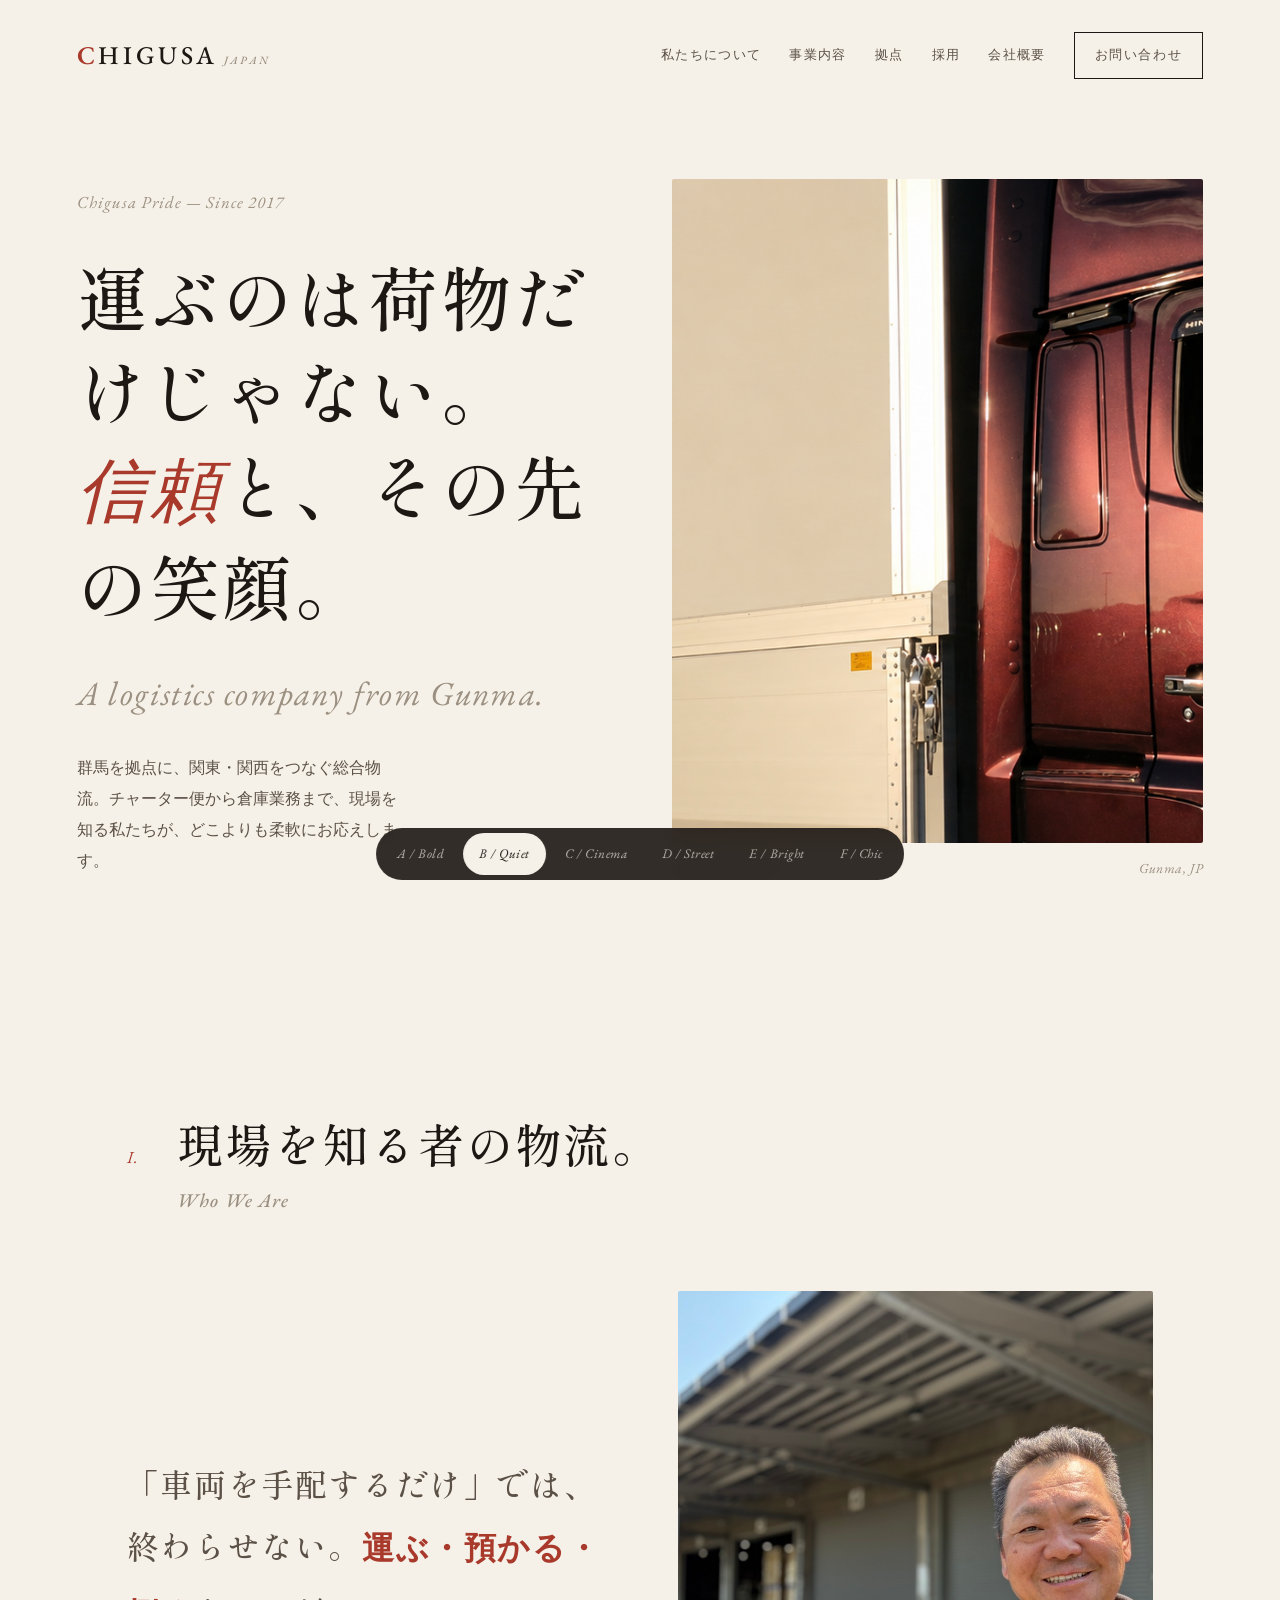
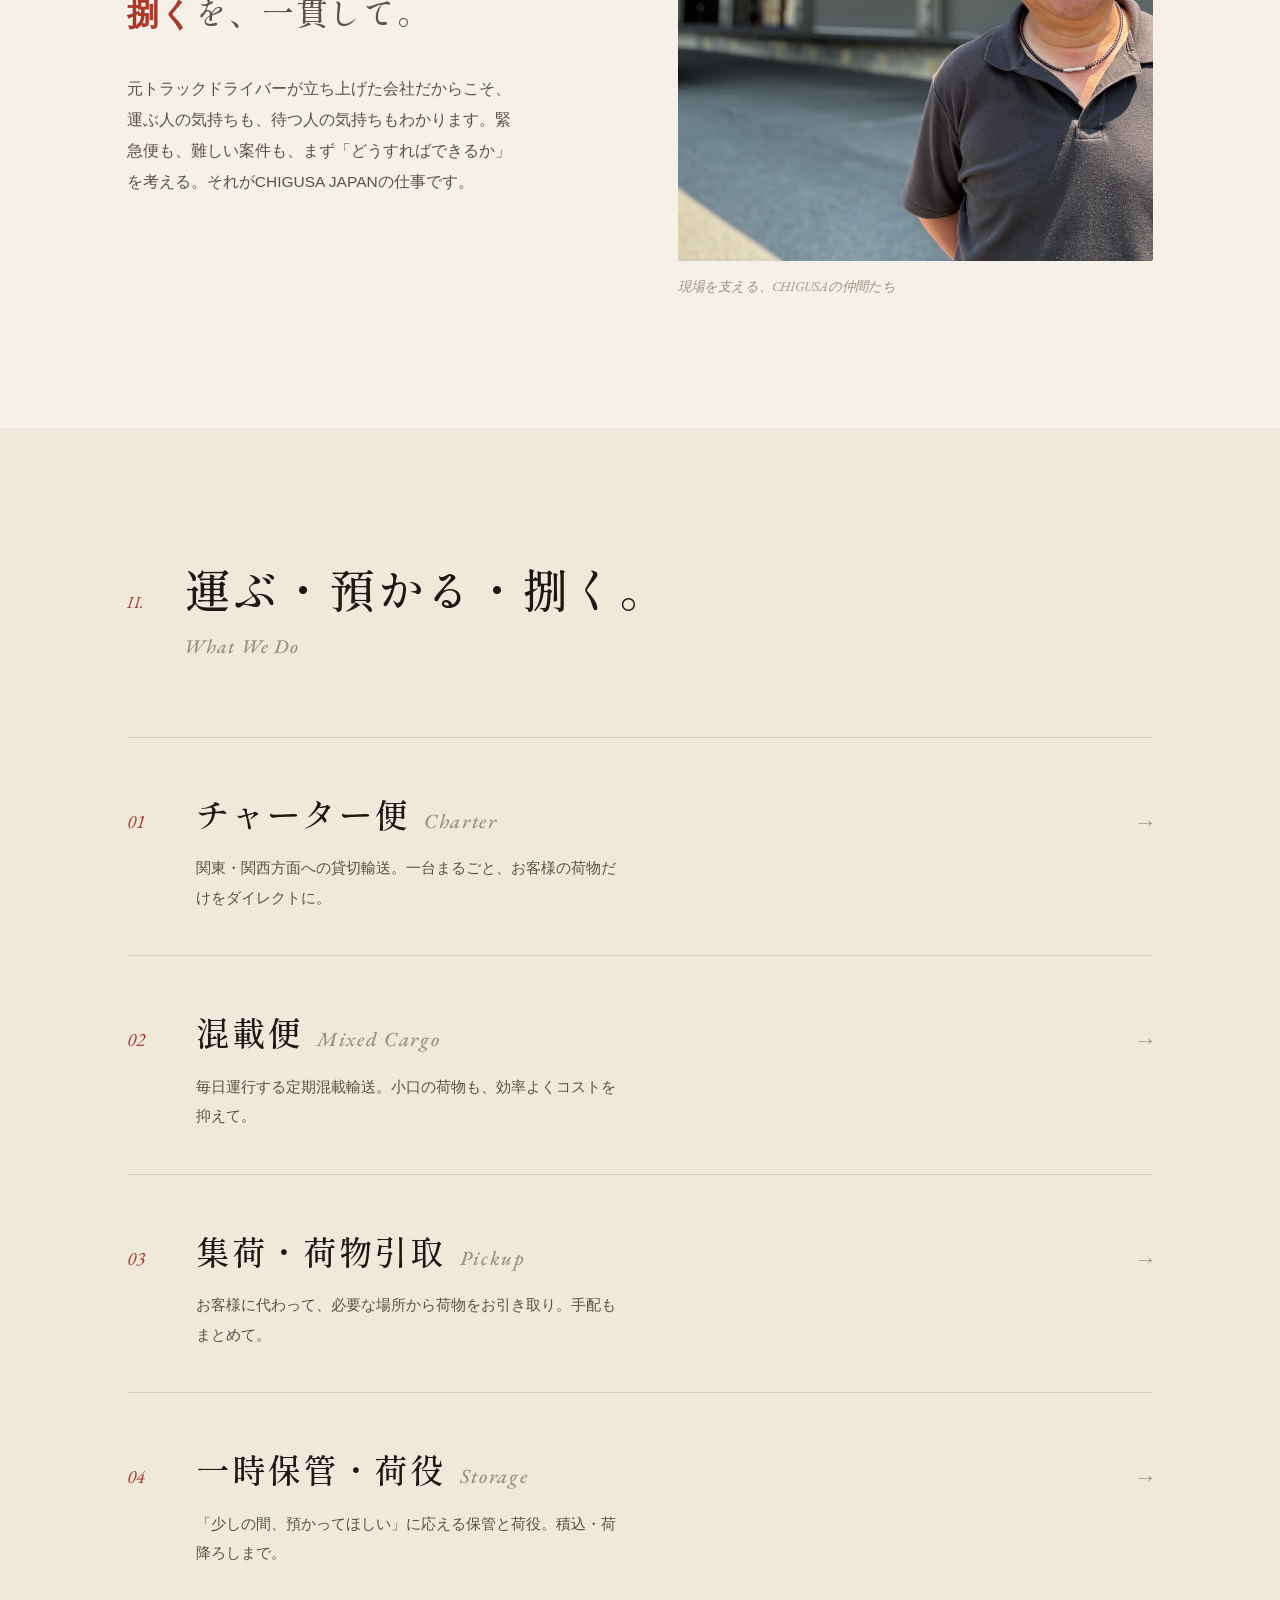
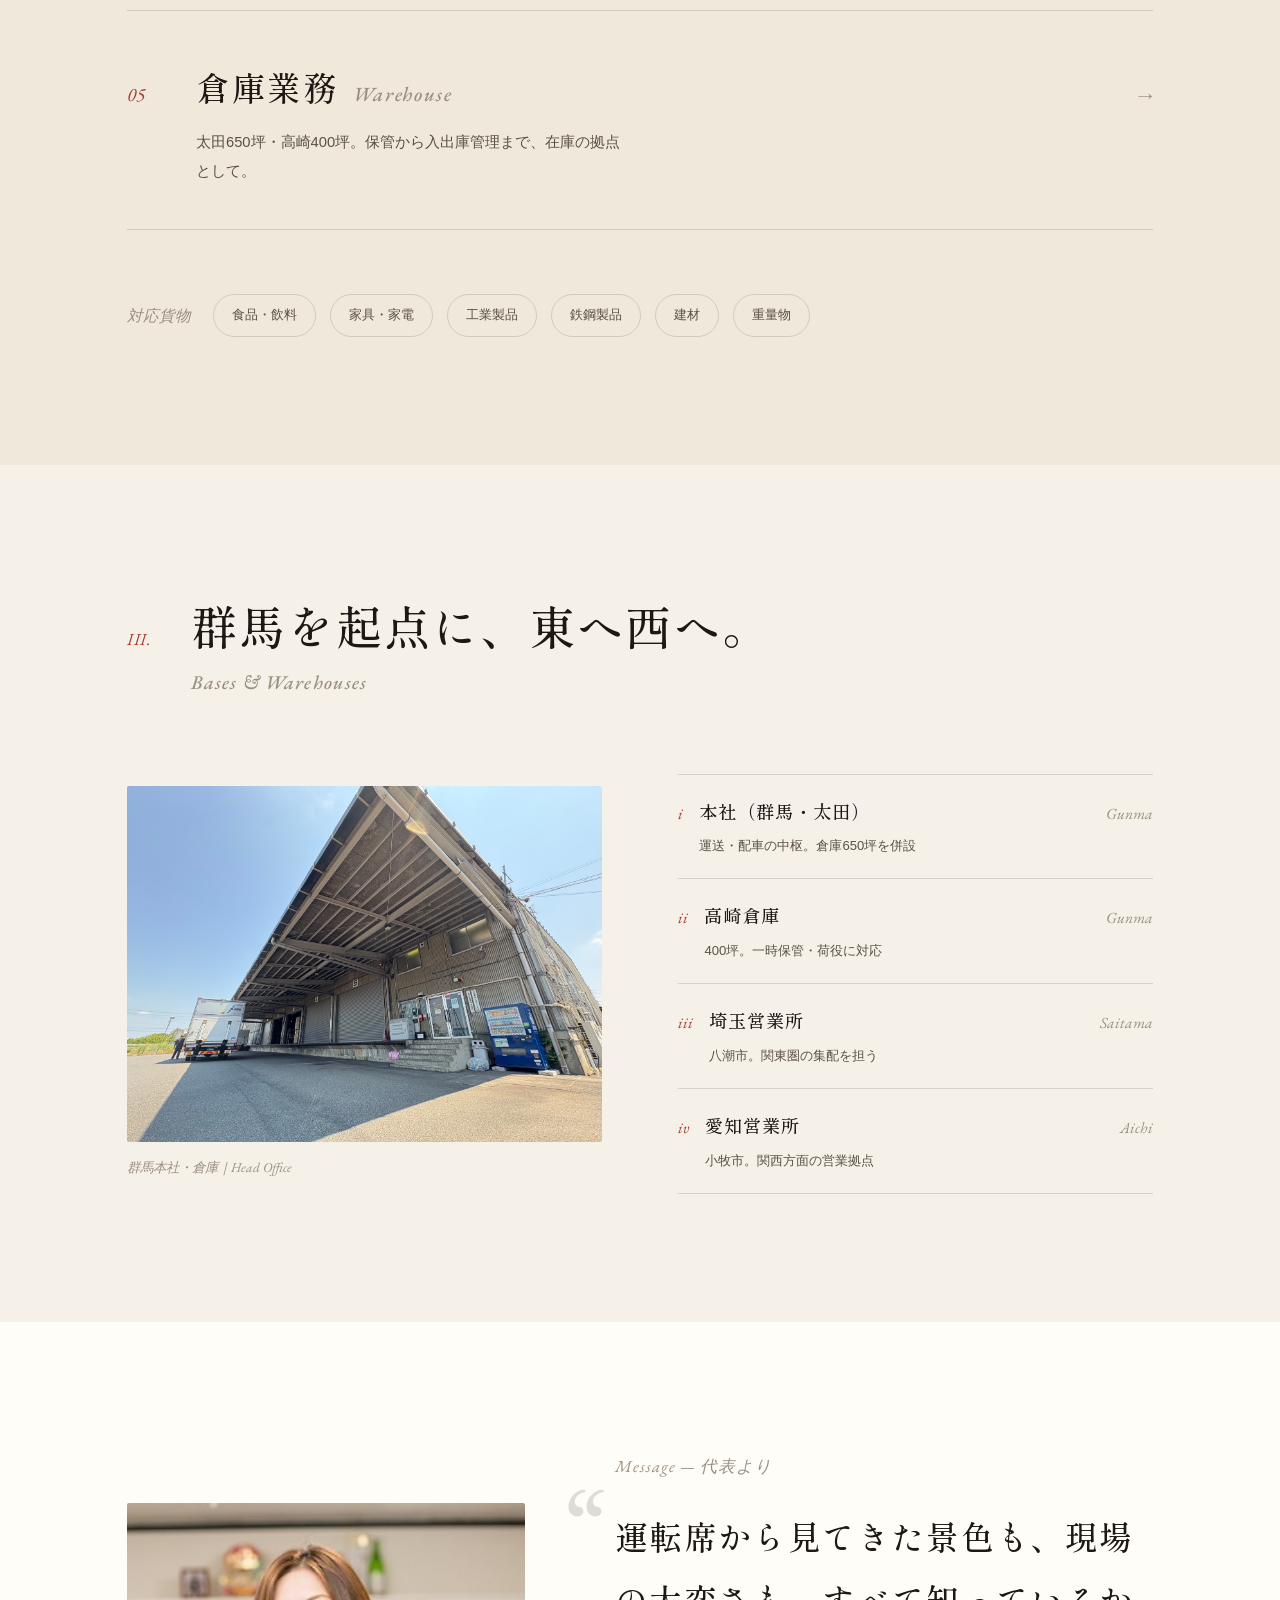
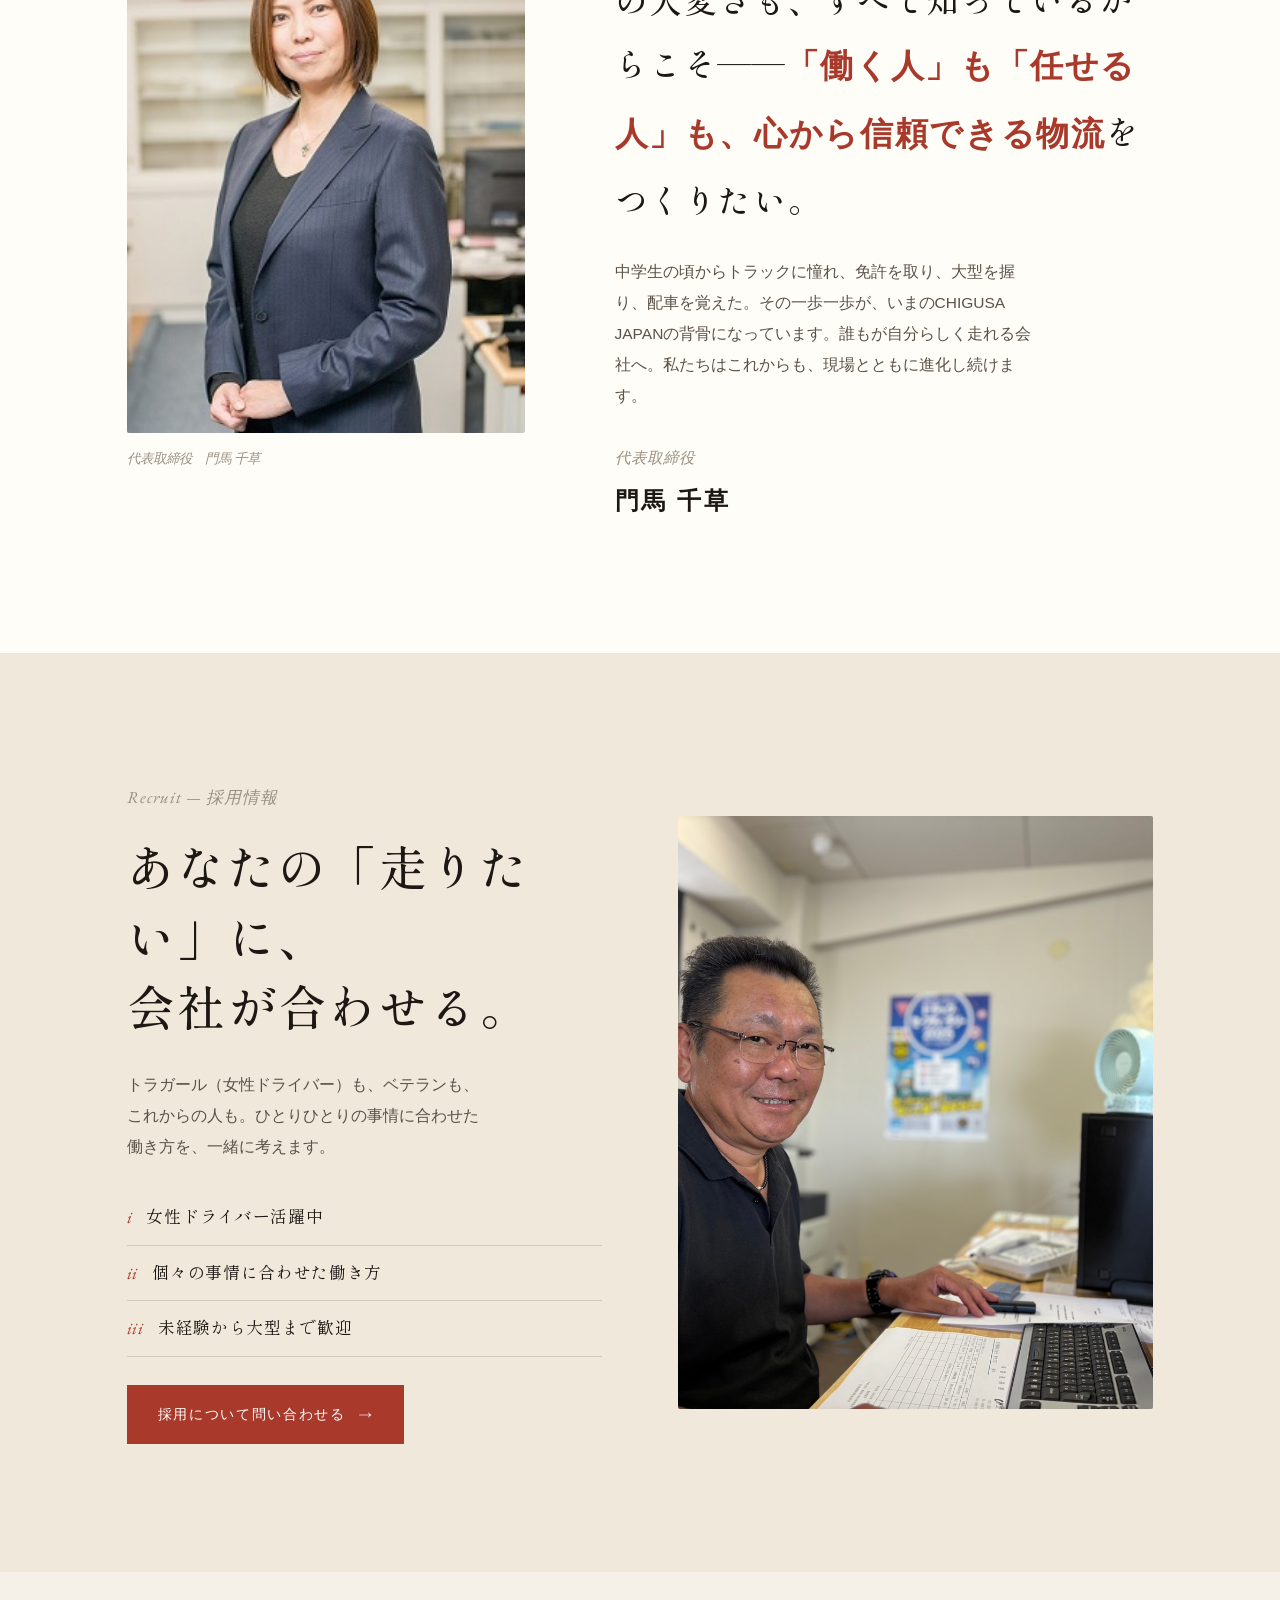
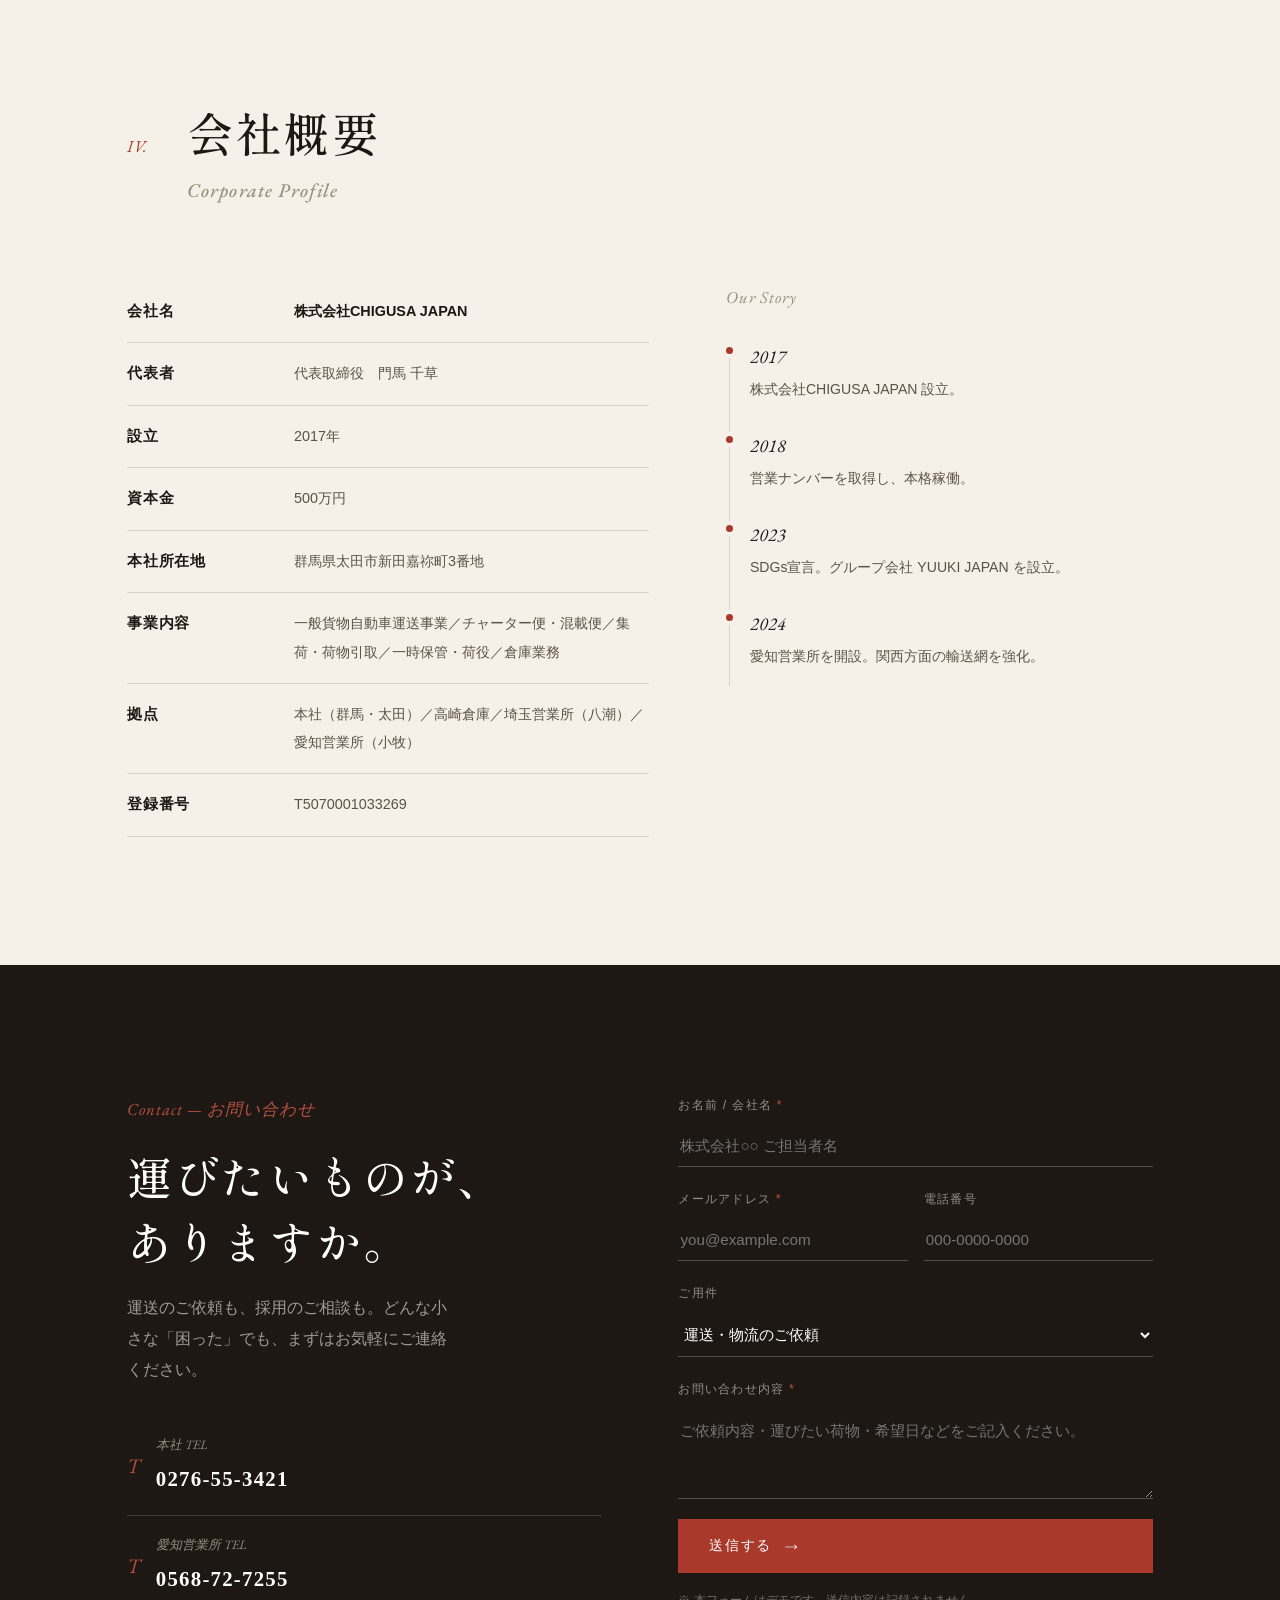
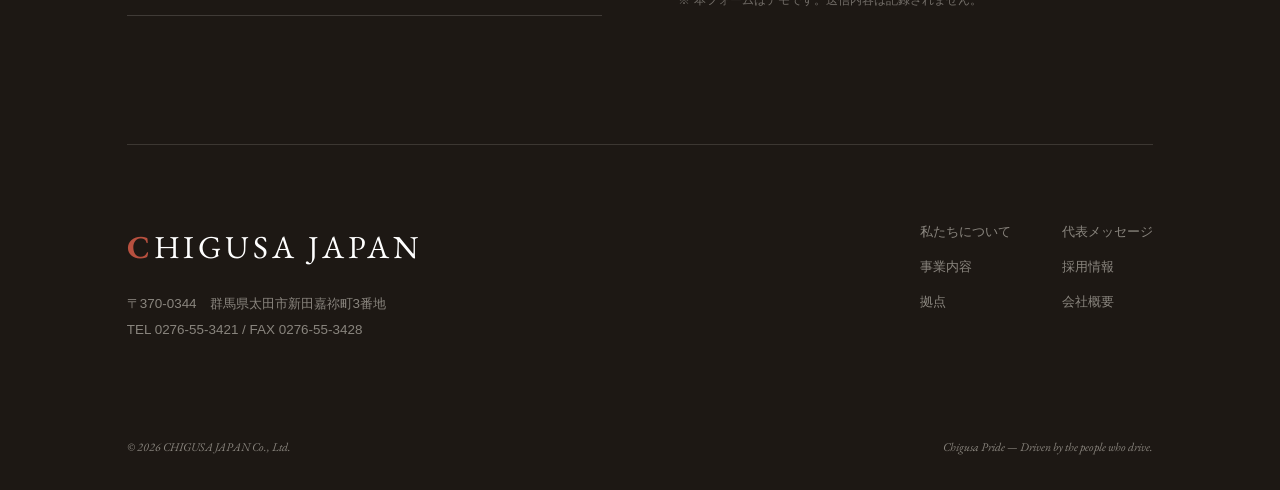
<file: pattern-editorial.html>
<!DOCTYPE html>
<html lang="ja">
<head>
<meta charset="UTF-8">
<meta name="viewport" content="width=device-width, initial-scale=1.0">
<title>株式会社CHIGUSA JAPAN｜EDITORIAL</title>
<meta name="description" content="群馬発の総合物流。チャーター便・混載便・一時保管・倉庫まで、どこよりも柔軟に。株式会社CHIGUSA JAPAN。">
<link rel="preconnect" href="https://fonts.googleapis.com">
<link rel="preconnect" href="https://fonts.gstatic.com" crossorigin>
<link href="https://fonts.googleapis.com/css2?family=EB+Garamond:ital,wght@0,400;0,500;1,400;1,500&family=Shippori+Mincho+B1:wght@500;600;700&family=Zen+Kaku+Gothic+New:wght@400;500;700&display=swap" rel="stylesheet">
<link rel="stylesheet" href="editorial.css">
</head>
<body>

<header class="site-header" id="header">
  <a href="#top" class="brand"><b>C</b>HIGUSA<span class="s">JAPAN</span></a>
  <nav class="nav" id="nav">
    <a href="#about">私たちについて</a>
    <a href="#services">事業内容</a>
    <a href="#bases">拠点</a>
    <a href="#recruit">採用</a>
    <a href="#company">会社概要</a>
    <a href="#contact" class="cta">お問い合わせ</a>
  </nav>
  <button class="nav-toggle" id="navToggle" aria-label="メニュー"><span></span><span></span><span></span></button>
</header>

<!-- HERO -->
<section class="hero" id="top" data-screen-label="Hero">
  <div class="hero-text">
    <span class="label">Chigusa Pride — Since 2017</span>
    <h1>運ぶのは荷物だけじゃない。<br><em>信頼</em>と、その先の笑顔。</h1>
    <span class="en">A logistics company from Gunma.</span>
    <p>群馬を拠点に、関東・関西をつなぐ総合物流。チャーター便から倉庫業務まで、現場を知る私たちが、どこよりも柔軟にお応えします。</p>
  </div>
  <figure class="hero-fig">
    <img src="assets/hero-truck.png" alt="CHIGUSAのトラック">
    <figcaption><span>CHIGUSA JAPAN</span><span>Gunma, JP</span></figcaption>
  </figure>
</section>

<!-- ABOUT -->
<section class="sec about" id="about" data-screen-label="About">
  <div class="wrap">
    <div class="sec-head reveal">
      <span class="idx">I.</span>
      <h2>現場を知る者の物流。<span class="en">Who We Are</span></h2>
    </div>
    <div class="about-grid">
      <div class="reveal">
        <p class="lead">「車両を手配するだけ」では、終わらせない。<b>運ぶ・預かる・捌く</b>を、一貫して。</p>
        <p>元トラックドライバーが立ち上げた会社だからこそ、運ぶ人の気持ちも、待つ人の気持ちもわかります。緊急便も、難しい案件も、まず「どうすればできるか」を考える。それがCHIGUSA JAPANの仕事です。</p>
      </div>
      <figure class="about-fig reveal d1">
        <img src="assets/staff-warehouse.jpg" alt="CHIGUSAの現場スタッフ">
        <figcaption>現場を支える、CHIGUSAの仲間たち</figcaption>
      </figure>
    </div>
  </div>
</section>

<!-- SERVICES -->
<section class="sec services" id="services" data-screen-label="Services">
  <div class="wrap">
    <div class="sec-head reveal">
      <span class="idx">II.</span>
      <h2>運ぶ・預かる・捌く。<span class="en">What We Do</span></h2>
    </div>
    <div class="svc-list">
      <div class="svc reveal"><span class="no">01</span><div class="main"><h3>チャーター便<span class="en">Charter</span></h3><p>関東・関西方面への貸切輸送。一台まるごと、お客様の荷物だけをダイレクトに。</p></div><span class="arrow">→</span></div>
      <div class="svc reveal"><span class="no">02</span><div class="main"><h3>混載便<span class="en">Mixed Cargo</span></h3><p>毎日運行する定期混載輸送。小口の荷物も、効率よくコストを抑えて。</p></div><span class="arrow">→</span></div>
      <div class="svc reveal"><span class="no">03</span><div class="main"><h3>集荷・荷物引取<span class="en">Pickup</span></h3><p>お客様に代わって、必要な場所から荷物をお引き取り。手配もまとめて。</p></div><span class="arrow">→</span></div>
      <div class="svc reveal"><span class="no">04</span><div class="main"><h3>一時保管・荷役<span class="en">Storage</span></h3><p>「少しの間、預かってほしい」に応える保管と荷役。積込・荷降ろしまで。</p></div><span class="arrow">→</span></div>
      <div class="svc reveal"><span class="no">05</span><div class="main"><h3>倉庫業務<span class="en">Warehouse</span></h3><p>太田650坪・高崎400坪。保管から入出庫管理まで、在庫の拠点として。</p></div><span class="arrow">→</span></div>
    </div>
    <div class="cargo reveal">
      <span class="l">対応貨物</span>
      <span class="chip">食品・飲料</span><span class="chip">家具・家電</span><span class="chip">工業製品</span><span class="chip">鉄鋼製品</span><span class="chip">建材</span><span class="chip">重量物</span>
    </div>
  </div>
</section>

<!-- BASES -->
<section class="sec bases" id="bases" data-screen-label="Bases">
  <div class="wrap">
    <div class="sec-head reveal">
      <span class="idx">III.</span>
      <h2>群馬を起点に、東へ西へ。<span class="en">Bases &amp; Warehouses</span></h2>
    </div>
    <div class="bases-grid">
      <figure class="bases-fig reveal">
        <img src="assets/warehouse.jpg" alt="CHIGUSAの倉庫">
        <figcaption>群馬本社・倉庫｜Head Office</figcaption>
      </figure>
      <ul class="base-list reveal d1">
        <li><span class="p">i</span><div><h4>本社（群馬・太田）</h4><span class="m">運送・配車の中枢。倉庫650坪を併設</span></div><span class="a">Gunma</span></li>
        <li><span class="p">ii</span><div><h4>高崎倉庫</h4><span class="m">400坪。一時保管・荷役に対応</span></div><span class="a">Gunma</span></li>
        <li><span class="p">iii</span><div><h4>埼玉営業所</h4><span class="m">八潮市。関東圏の集配を担う</span></div><span class="a">Saitama</span></li>
        <li><span class="p">iv</span><div><h4>愛知営業所</h4><span class="m">小牧市。関西方面の営業拠点</span></div><span class="a">Aichi</span></li>
      </ul>
    </div>
  </div>
</section>

<!-- PRESIDENT -->
<section class="sec president" id="president" data-screen-label="President">
  <div class="wrap">
    <div class="pres-grid">
      <figure class="pres-fig reveal">
        <img src="assets/president.jpg" alt="代表取締役 門馬千草">
        <figcaption>代表取締役　門馬 千草</figcaption>
      </figure>
      <div class="pres-body">
        <span class="label reveal">Message — 代表より</span>
        <blockquote class="reveal d1">運転席から見てきた景色も、現場の大変さも、すべて知っているからこそ——<b>「働く人」も「任せる人」も、心から信頼できる物流</b>をつくりたい。</blockquote>
        <p class="reveal d2">中学生の頃からトラックに憧れ、免許を取り、大型を握り、配車を覚えた。その一歩一歩が、いまのCHIGUSA JAPANの背骨になっています。誰もが自分らしく走れる会社へ。私たちはこれからも、現場とともに進化し続けます。</p>
        <div class="pres-sign reveal d2">代表取締役<b>門馬 千草</b></div>
      </div>
    </div>
  </div>
</section>

<!-- RECRUIT -->
<section class="sec recruit" id="recruit" data-screen-label="Recruit">
  <div class="wrap">
    <div class="recruit-inner">
      <div class="reveal">
        <span class="label">Recruit — 採用情報</span>
        <h2>あなたの「走りたい」に、<br>会社が合わせる。</h2>
        <p>トラガール（女性ドライバー）も、ベテランも、これからの人も。ひとりひとりの事情に合わせた働き方を、一緒に考えます。</p>
        <ul class="pts">
          <li><span class="i">i</span>女性ドライバー活躍中</li>
          <li><span class="i">ii</span>個々の事情に合わせた働き方</li>
          <li><span class="i">iii</span>未経験から大型まで歓迎</li>
        </ul>
        <a href="#contact" class="btn btn-fill">採用について問い合わせる <span class="a">→</span></a>
      </div>
      <figure class="recruit-fig reveal d1">
        <img src="assets/staff-office.jpg" alt="CHIGUSAで働くスタッフ">
      </figure>
    </div>
  </div>
</section>

<!-- COMPANY -->
<section class="sec company" id="company" data-screen-label="Company">
  <div class="wrap">
    <div class="sec-head reveal">
      <span class="idx">IV.</span>
      <h2>会社概要<span class="en">Corporate Profile</span></h2>
    </div>
    <div class="company-grid">
      <table class="ptable reveal">
        <tr><th>会社名</th><td><b>株式会社CHIGUSA JAPAN</b></td></tr>
        <tr><th>代表者</th><td>代表取締役　門馬 千草</td></tr>
        <tr><th>設立</th><td>2017年</td></tr>
        <tr><th>資本金</th><td>500万円</td></tr>
        <tr><th>本社所在地</th><td>群馬県太田市新田嘉祢町3番地</td></tr>
        <tr><th>事業内容</th><td>一般貨物自動車運送事業／チャーター便・混載便／集荷・荷物引取／一時保管・荷役／倉庫業務</td></tr>
        <tr><th>拠点</th><td>本社（群馬・太田）／高崎倉庫／埼玉営業所（八潮）／愛知営業所（小牧）</td></tr>
        <tr><th>登録番号</th><td>T5070001033269</td></tr>
      </table>
      <div class="history reveal d1">
        <span class="label">Our Story</span>
        <ul class="tl">
          <li><div class="y">2017</div><div class="e">株式会社CHIGUSA JAPAN 設立。</div></li>
          <li><div class="y">2018</div><div class="e">営業ナンバーを取得し、本格稼働。</div></li>
          <li><div class="y">2023</div><div class="e">SDGs宣言。グループ会社 YUUKI JAPAN を設立。</div></li>
          <li><div class="y">2024</div><div class="e">愛知営業所を開設。関西方面の輸送網を強化。</div></li>
        </ul>
      </div>
    </div>
  </div>
</section>

<!-- CONTACT -->
<section class="sec contact" id="contact" data-screen-label="Contact">
  <div class="wrap">
    <div class="contact-grid">
      <div>
        <span class="label reveal">Contact — お問い合わせ</span>
        <h2 class="reveal d1">運びたいものが、<br>ありますか。</h2>
        <p class="lead reveal d2">運送のご依頼も、採用のご相談も。どんな小さな「困った」でも、まずはお気軽にご連絡ください。</p>
        <a class="cc reveal d2" href="tel:0276-55-3421"><span class="ic">T</span><div><div class="l">本社 TEL</div><div class="v">0276-55-3421</div></div></a>
        <a class="cc reveal d2" href="tel:0568-72-7255"><span class="ic">T</span><div><div class="l">愛知営業所 TEL</div><div class="v">0568-72-7255</div></div></a>
      </div>
      <form class="form reveal d1" id="contactForm">
        <div class="field"><label>お名前 / 会社名 <span class="req">*</span></label><input type="text" name="name" required placeholder="株式会社○○ ご担当者名"></div>
        <div class="row2">
          <div class="field"><label>メールアドレス <span class="req">*</span></label><input type="email" name="email" required placeholder="you@example.com"></div>
          <div class="field"><label>電話番号</label><input type="tel" name="tel" placeholder="000-0000-0000"></div>
        </div>
        <div class="field"><label>ご用件</label><select name="topic"><option>運送・物流のご依頼</option><option>倉庫・一時保管について</option><option>採用・求人について</option><option>その他</option></select></div>
        <div class="field"><label>お問い合わせ内容 <span class="req">*</span></label><textarea name="message" required placeholder="ご依頼内容・運びたい荷物・希望日などをご記入ください。"></textarea></div>
        <button type="submit" class="btn btn-fill">送信する <span class="a">→</span></button>
        <p class="form-note">※ 本フォームはデモです。送信内容は記録されません。</p>
        <p class="form-msg" id="formMsg">お問い合わせありがとうございます。担当者より折り返しご連絡いたします。</p>
      </form>
    </div>
  </div>
</section>

<!-- FOOTER -->
<footer class="footer">
  <div class="wrap">
    <div class="top">
      <div>
        <div class="brand-lg"><b>C</b>HIGUSA JAPAN</div>
        <address>〒370-0344　群馬県太田市新田嘉祢町3番地<br>TEL 0276-55-3421 / FAX 0276-55-3428</address>
      </div>
      <div class="links">
        <div><a href="#about">私たちについて</a><a href="#services">事業内容</a><a href="#bases">拠点</a></div>
        <div><a href="#president">代表メッセージ</a><a href="#recruit">採用情報</a><a href="#company">会社概要</a></div>
      </div>
    </div>
    <div class="bot"><span>© 2026 CHIGUSA JAPAN Co., Ltd.</span><span>Chigusa Pride — Driven by the people who drive.</span></div>
  </div>
</footer>

<nav class="switch">
  <a href="pattern-bold.html">A / Bold</a>
  <a href="pattern-editorial.html" class="on">B / Quiet</a>
  <a href="pattern-cinematic.html">C / Cinema</a>
  <a href="pattern-street.html">D / Street</a>
  <a href="pattern-friendly.html">E / Bright</a>
  <a href="pattern-modern.html">F / Chic</a>
</nav>

<script src="script.js"></script>
</body>
</html>
</file>
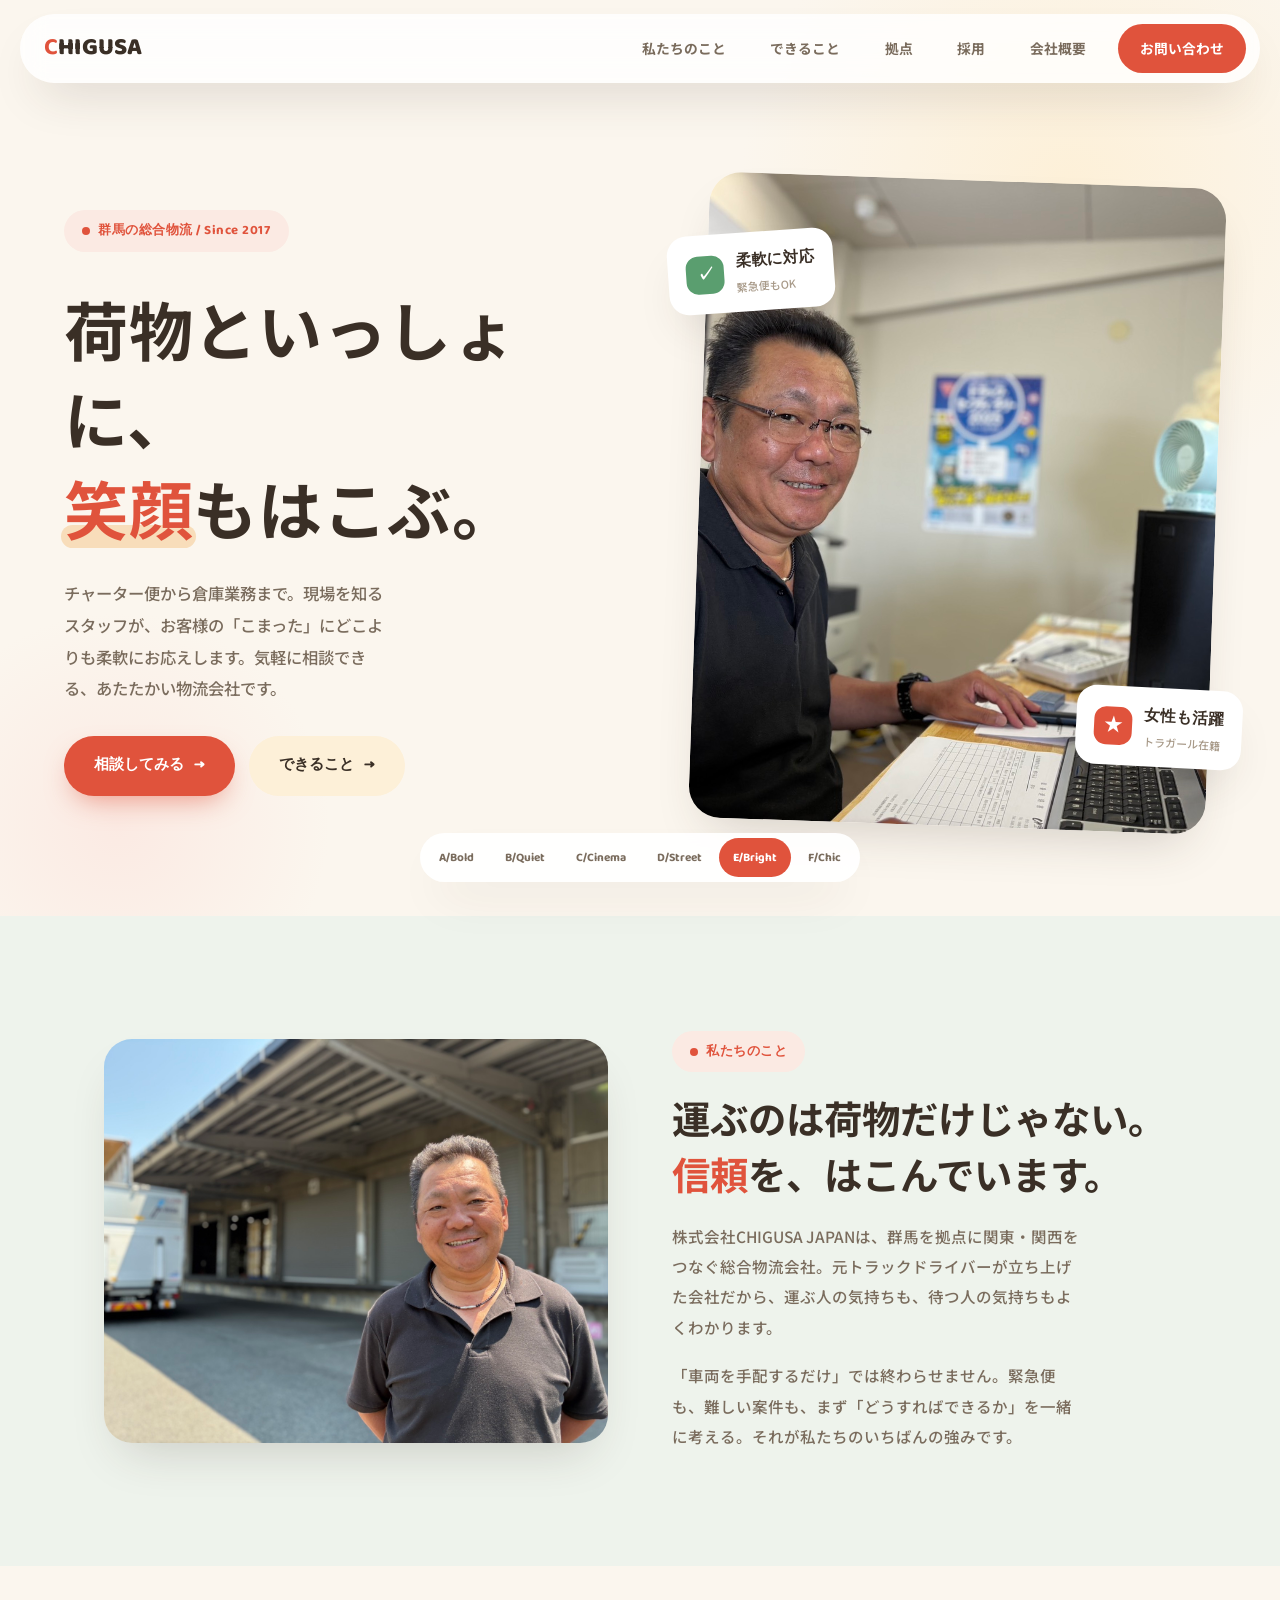
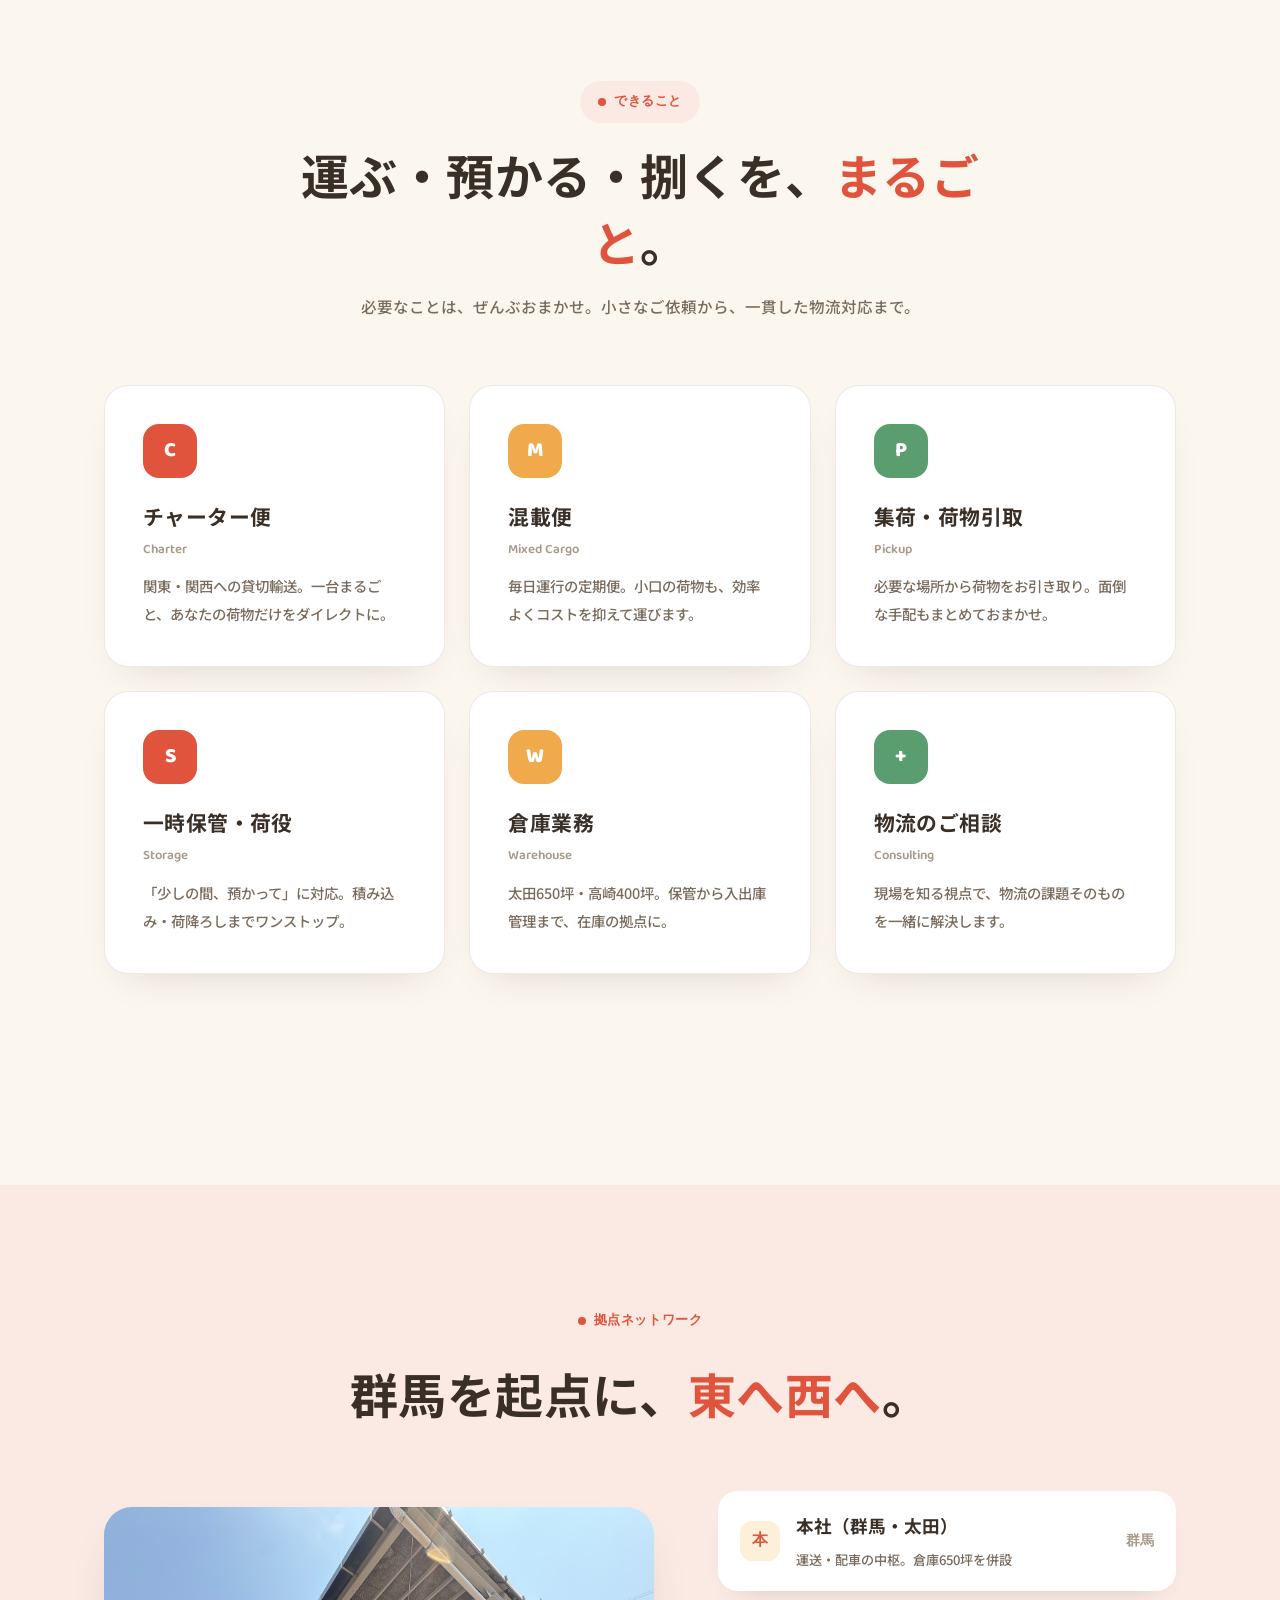
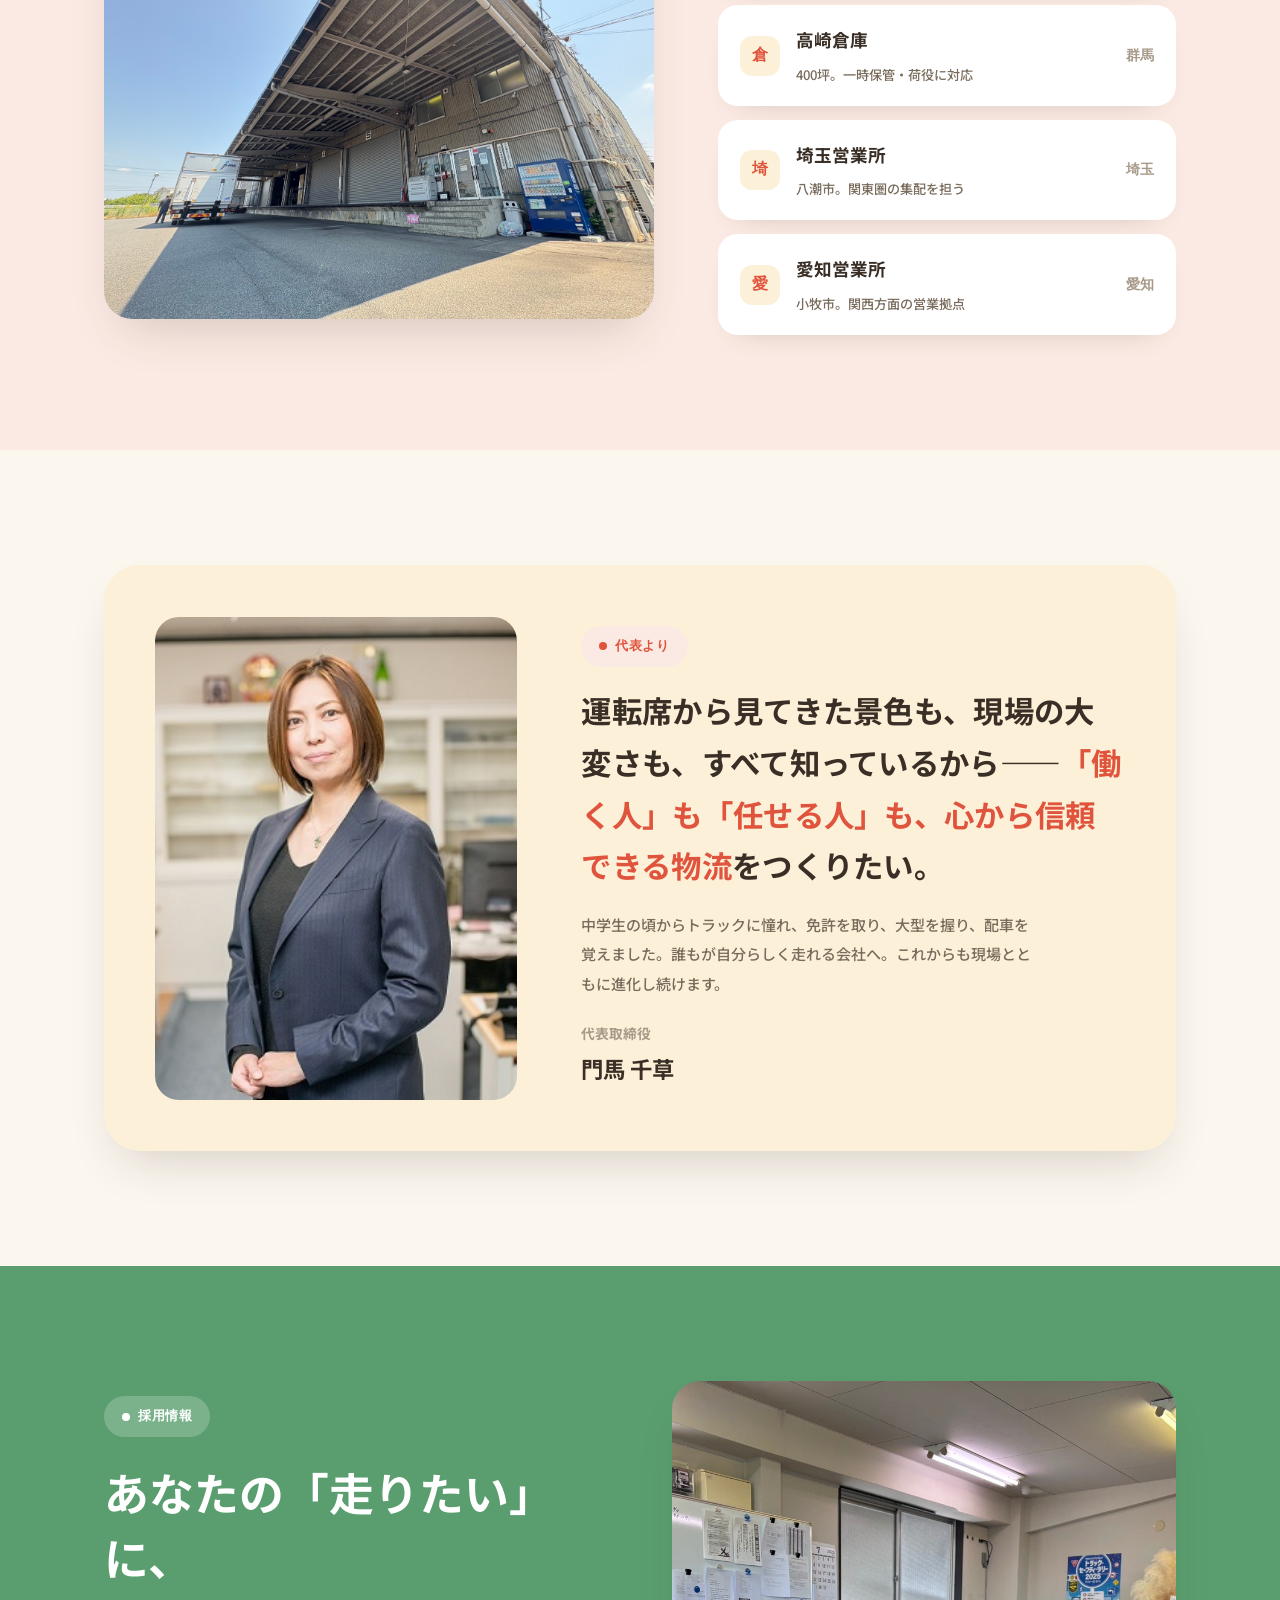
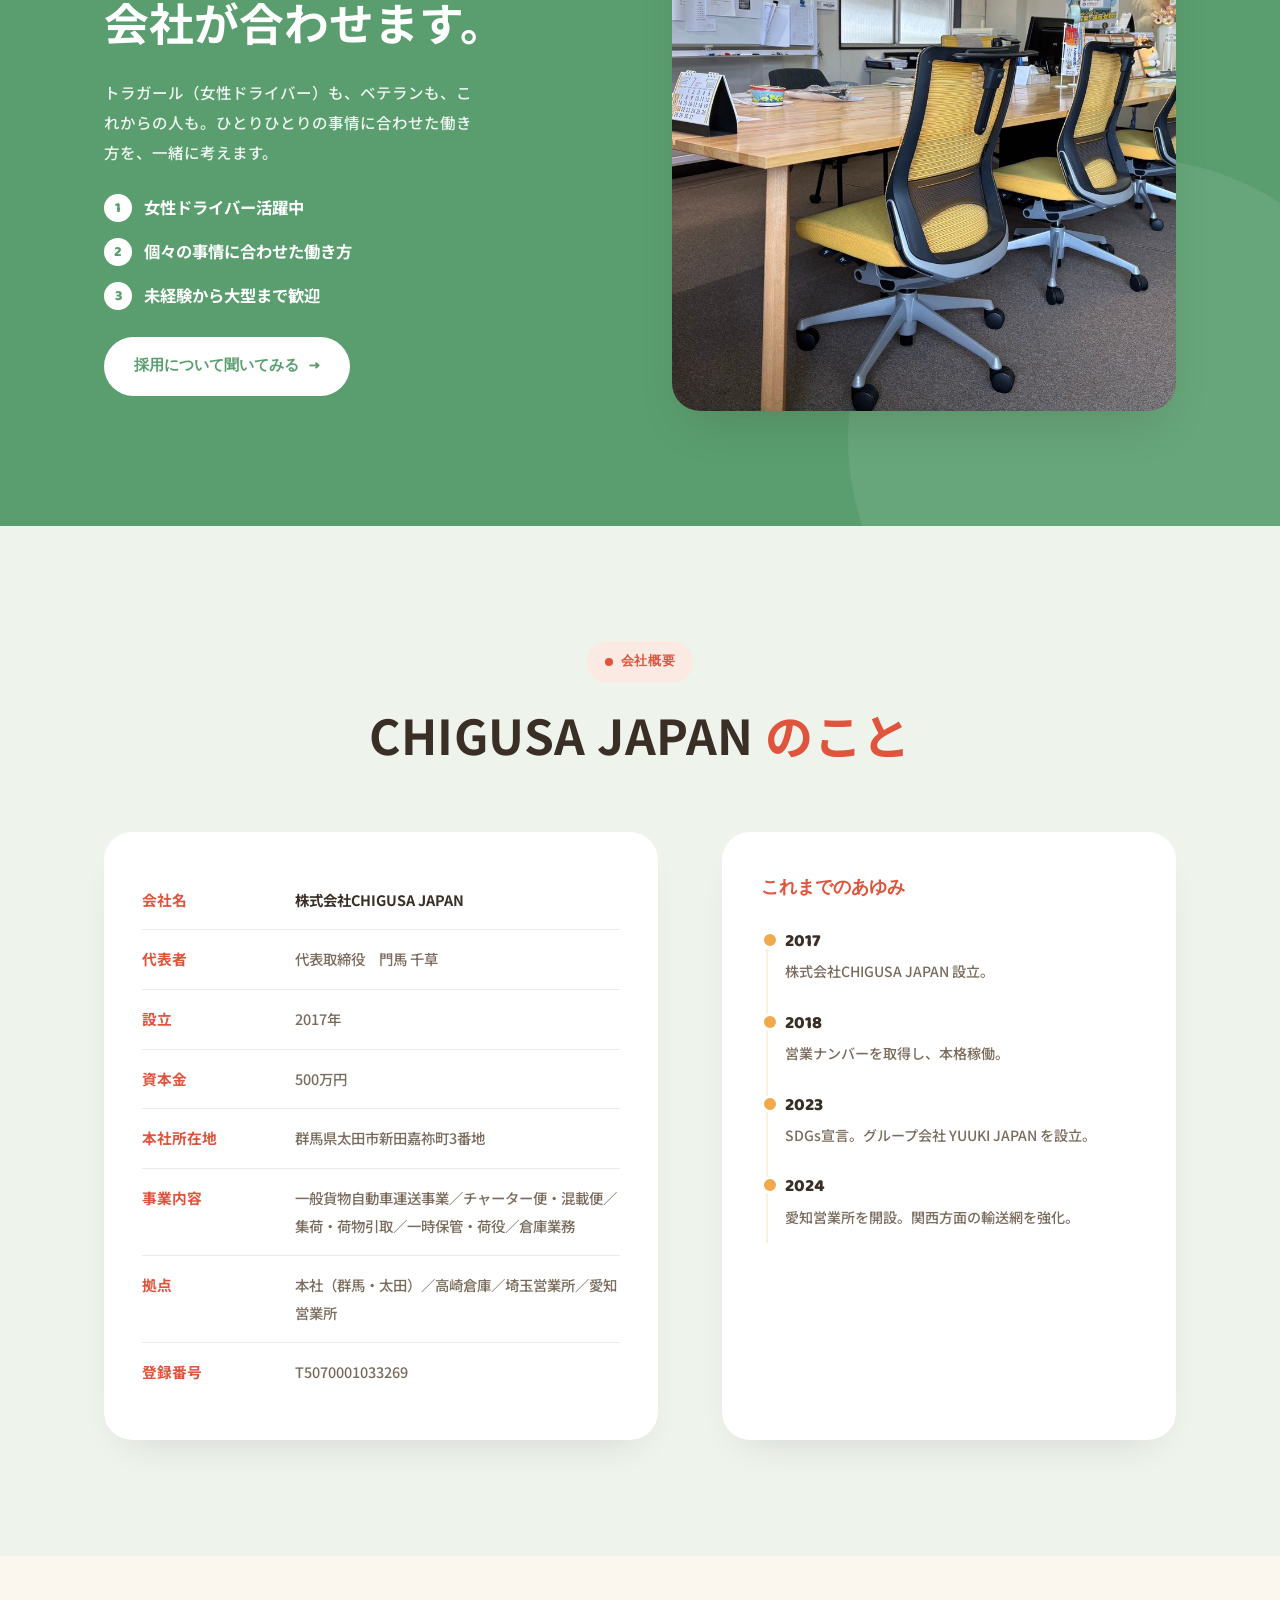
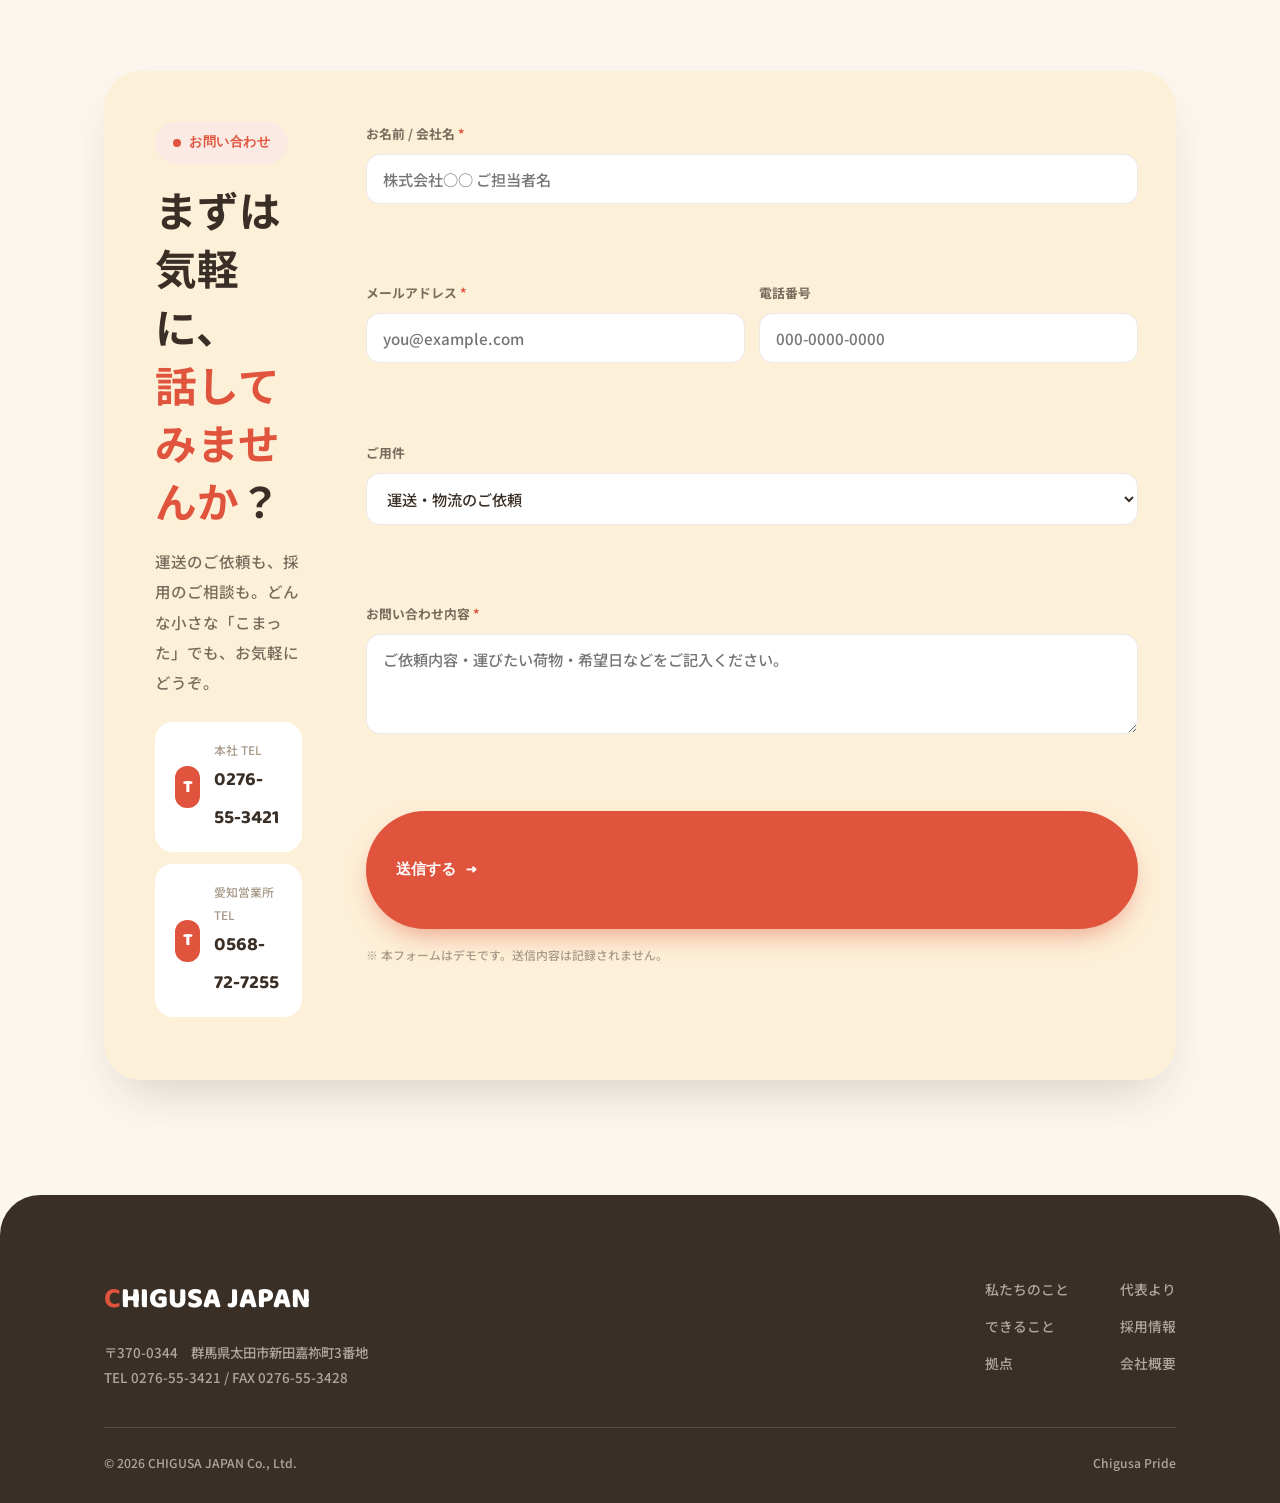
<file: pattern-friendly.html>
<!DOCTYPE html>
<html lang="ja">
<head>
<meta charset="UTF-8">
<meta name="viewport" content="width=device-width, initial-scale=1.0">
<title>株式会社CHIGUSA JAPAN｜あたたかい物流</title>
<meta name="description" content="群馬発の総合物流。チャーター便・混載便・一時保管・倉庫まで。仲間を大切に、どこよりも柔軟に走る運送会社、株式会社CHIGUSA JAPAN。">
<link rel="preconnect" href="https://fonts.googleapis.com">
<link rel="preconnect" href="https://fonts.gstatic.com" crossorigin>
<link href="https://fonts.googleapis.com/css2?family=Baloo+2:wght@500;600;700;800&family=Zen+Maru+Gothic:wght@500;700&family=Noto+Sans+JP:wght@400;500;700&display=swap" rel="stylesheet">
<link rel="stylesheet" href="friendly.css">
</head>
<body>

<header class="site-header" id="header">
  <a href="#top" class="brand"><b>C</b>HIGUSA</a>
  <nav class="nav" id="nav">
    <a href="#about">私たちのこと</a>
    <a href="#services">できること</a>
    <a href="#bases">拠点</a>
    <a href="#recruit">採用</a>
    <a href="#company">会社概要</a>
    <a href="#contact" class="cta">お問い合わせ</a>
  </nav>
  <button class="nav-toggle" id="navToggle" aria-label="メニュー"><span></span><span></span><span></span></button>
</header>

<!-- HERO -->
<section class="hero" id="top" data-screen-label="Hero">
  <div class="hero-text">
    <span class="pill"><span class="dot"></span>群馬の総合物流 / Since 2017</span>
    <h1>荷物といっしょに、<br><span class="hl">笑顔</span>もはこぶ。</h1>
    <p>チャーター便から倉庫業務まで。現場を知るスタッフが、お客様の「こまった」にどこよりも柔軟にお応えします。気軽に相談できる、あたたかい物流会社です。</p>
    <div class="hero-cta">
      <a href="#contact" class="btn btn-red">相談してみる <span class="a">→</span></a>
      <a href="#services" class="btn btn-ghost">できること <span class="a">→</span></a>
    </div>
  </div>
  <div class="hero-fig">
    <div class="ph"><img src="assets/staff-office.jpg" alt="CHIGUSAのスタッフ"></div>
    <div class="float f1" style="--r:-4deg"><span class="ic">✓</span><div>柔軟に対応<small>緊急便もOK</small></div></div>
    <div class="float f2" style="--r:3deg"><span class="ic">★</span><div>女性も活躍<small>トラガール在籍</small></div></div>
  </div>
</section>

<!-- ABOUT -->
<section class="sec about" id="about" data-screen-label="About">
  <div class="wrap">
    <div class="about-grid">
      <div class="about-fig reveal">
        <span class="blob" aria-hidden="true"></span>
        <img src="assets/staff-warehouse.jpg" alt="CHIGUSAの現場">
      </div>
      <div class="about-text reveal d1">
        <span class="pill"><span class="dot"></span>私たちのこと</span>
        <h2>運ぶのは荷物だけじゃない。<br><span class="hl">信頼</span>を、はこんでいます。</h2>
        <p>株式会社CHIGUSA JAPANは、群馬を拠点に関東・関西をつなぐ総合物流会社。元トラックドライバーが立ち上げた会社だから、運ぶ人の気持ちも、待つ人の気持ちもよくわかります。</p>
        <p>「車両を手配するだけ」では終わらせません。緊急便も、難しい案件も、まず「どうすればできるか」を一緒に考える。それが私たちのいちばんの強みです。</p>
      </div>
    </div>
  </div>
</section>

<!-- SERVICES -->
<section class="sec services" id="services" data-screen-label="Services">
  <div class="wrap">
    <div class="sec-head reveal">
      <span class="pill"><span class="dot"></span>できること</span>
      <h2>運ぶ・預かる・捌くを、<span class="hl">まるごと</span>。</h2>
      <p>必要なことは、ぜんぶおまかせ。小さなご依頼から、一貫した物流対応まで。</p>
    </div>
    <div class="svc-grid">
      <div class="svc reveal"><div class="ic">C</div><h3>チャーター便</h3><div class="en">Charter</div><p>関東・関西への貸切輸送。一台まるごと、あなたの荷物だけをダイレクトに。</p></div>
      <div class="svc reveal d1"><div class="ic">M</div><h3>混載便</h3><div class="en">Mixed Cargo</div><p>毎日運行の定期便。小口の荷物も、効率よくコストを抑えて運びます。</p></div>
      <div class="svc reveal d2"><div class="ic">P</div><h3>集荷・荷物引取</h3><div class="en">Pickup</div><p>必要な場所から荷物をお引き取り。面倒な手配もまとめておまかせ。</p></div>
      <div class="svc reveal"><div class="ic">S</div><h3>一時保管・荷役</h3><div class="en">Storage</div><p>「少しの間、預かって」に対応。積み込み・荷降ろしまでワンストップ。</p></div>
      <div class="svc reveal d1"><div class="ic">W</div><h3>倉庫業務</h3><div class="en">Warehouse</div><p>太田650坪・高崎400坪。保管から入出庫管理まで、在庫の拠点に。</p></div>
      <div class="svc reveal d2"><div class="ic">+</div><h3>物流のご相談</h3><div class="en">Consulting</div><p>現場を知る視点で、物流の課題そのものを一緒に解決します。</p></div>
    </div>
    <div class="cargo reveal">
      <span class="chip">食品・飲料</span><span class="chip">家具・家電</span><span class="chip">工業製品</span><span class="chip">鉄鋼製品</span><span class="chip">建材</span><span class="chip">重量物</span>
    </div>
  </div>
</section>

<!-- BASES -->
<section class="sec bases" id="bases" data-screen-label="Bases">
  <div class="wrap">
    <div class="sec-head reveal">
      <span class="pill"><span class="dot"></span>拠点ネットワーク</span>
      <h2>群馬を起点に、<span class="hl">東へ西へ</span>。</h2>
    </div>
    <div class="bases-grid">
      <div class="bases-fig reveal"><img src="assets/warehouse.jpg" alt="CHIGUSAの倉庫"></div>
      <div class="base-list reveal d1">
        <div class="base-item"><span class="p">本</span><div><h4>本社（群馬・太田）</h4><span class="m">運送・配車の中枢。倉庫650坪を併設</span></div><span class="a">群馬</span></div>
        <div class="base-item"><span class="p">倉</span><div><h4>高崎倉庫</h4><span class="m">400坪。一時保管・荷役に対応</span></div><span class="a">群馬</span></div>
        <div class="base-item"><span class="p">埼</span><div><h4>埼玉営業所</h4><span class="m">八潮市。関東圏の集配を担う</span></div><span class="a">埼玉</span></div>
        <div class="base-item"><span class="p">愛</span><div><h4>愛知営業所</h4><span class="m">小牧市。関西方面の営業拠点</span></div><span class="a">愛知</span></div>
      </div>
    </div>
  </div>
</section>

<!-- PRESIDENT -->
<section class="sec president" id="president" data-screen-label="President">
  <div class="wrap">
    <div class="pres-card reveal">
      <div class="pres-fig"><img src="assets/president.jpg" alt="代表取締役 門馬千草"></div>
      <div class="pres-body">
        <span class="pill"><span class="dot"></span>代表より</span>
        <blockquote>運転席から見てきた景色も、現場の大変さも、すべて知っているから——<b>「働く人」も「任せる人」も、心から信頼できる物流</b>をつくりたい。</blockquote>
        <p>中学生の頃からトラックに憧れ、免許を取り、大型を握り、配車を覚えました。誰もが自分らしく走れる会社へ。これからも現場とともに進化し続けます。</p>
        <div class="pres-sign">代表取締役<b>門馬 千草</b></div>
      </div>
    </div>
  </div>
</section>

<!-- RECRUIT -->
<section class="sec recruit" id="recruit" data-screen-label="Recruit">
  <div class="wrap">
    <div class="recruit-grid">
      <div class="reveal">
        <span class="pill"><span class="dot"></span>採用情報</span>
        <h2>あなたの「走りたい」に、<br>会社が合わせます。</h2>
        <p>トラガール（女性ドライバー）も、ベテランも、これからの人も。ひとりひとりの事情に合わせた働き方を、一緒に考えます。</p>
        <ul class="pts">
          <li><span class="c">1</span>女性ドライバー活躍中</li>
          <li><span class="c">2</span>個々の事情に合わせた働き方</li>
          <li><span class="c">3</span>未経験から大型まで歓迎</li>
        </ul>
        <a href="#contact" class="btn btn-white">採用について聞いてみる <span class="a">→</span></a>
      </div>
      <div class="recruit-fig reveal d1"><img src="assets/office-chairs.jpg" alt="CHIGUSAのオフィス"></div>
    </div>
  </div>
</section>

<!-- COMPANY -->
<section class="sec company" id="company" data-screen-label="Company">
  <div class="wrap">
    <div class="sec-head reveal">
      <span class="pill"><span class="dot"></span>会社概要</span>
      <h2>CHIGUSA JAPAN <span class="hl">のこと</span></h2>
    </div>
    <div class="company-grid">
      <div class="profile-card reveal">
        <table class="ptable">
          <tr><th>会社名</th><td><b>株式会社CHIGUSA JAPAN</b></td></tr>
          <tr><th>代表者</th><td>代表取締役　門馬 千草</td></tr>
          <tr><th>設立</th><td>2017年</td></tr>
          <tr><th>資本金</th><td>500万円</td></tr>
          <tr><th>本社所在地</th><td>群馬県太田市新田嘉祢町3番地</td></tr>
          <tr><th>事業内容</th><td>一般貨物自動車運送事業／チャーター便・混載便／集荷・荷物引取／一時保管・荷役／倉庫業務</td></tr>
          <tr><th>拠点</th><td>本社（群馬・太田）／高崎倉庫／埼玉営業所／愛知営業所</td></tr>
          <tr><th>登録番号</th><td>T5070001033269</td></tr>
        </table>
      </div>
      <div class="history-card reveal d1">
        <h3>これまでのあゆみ</h3>
        <ul class="tl">
          <li><div class="y">2017</div><div class="e">株式会社CHIGUSA JAPAN 設立。</div></li>
          <li><div class="y">2018</div><div class="e">営業ナンバーを取得し、本格稼働。</div></li>
          <li><div class="y">2023</div><div class="e">SDGs宣言。グループ会社 YUUKI JAPAN を設立。</div></li>
          <li><div class="y">2024</div><div class="e">愛知営業所を開設。関西方面の輸送網を強化。</div></li>
        </ul>
      </div>
    </div>
  </div>
</section>

<!-- CONTACT -->
<section class="sec contact" id="contact" data-screen-label="Contact">
  <div class="wrap">
    <div class="contact-card reveal">
      <div>
        <span class="pill"><span class="dot"></span>お問い合わせ</span>
        <h2>まずは気軽に、<br><span class="hl">話してみませんか</span>？</h2>
        <p class="lead">運送のご依頼も、採用のご相談も。どんな小さな「こまった」でも、お気軽にどうぞ。</p>
        <a class="cc" href="tel:0276-55-3421"><span class="ic">T</span><div><div class="l">本社 TEL</div><div class="v">0276-55-3421</div></div></a>
        <a class="cc" href="tel:0568-72-7255"><span class="ic">T</span><div><div class="l">愛知営業所 TEL</div><div class="v">0568-72-7255</div></div></a>
      </div>
      <form class="form" id="contactForm">
        <div class="field"><label>お名前 / 会社名 <span class="req">*</span></label><input type="text" name="name" required placeholder="株式会社○○ ご担当者名"></div>
        <div class="row2">
          <div class="field"><label>メールアドレス <span class="req">*</span></label><input type="email" name="email" required placeholder="you@example.com"></div>
          <div class="field"><label>電話番号</label><input type="tel" name="tel" placeholder="000-0000-0000"></div>
        </div>
        <div class="field"><label>ご用件</label><select name="topic"><option>運送・物流のご依頼</option><option>倉庫・一時保管について</option><option>採用・求人について</option><option>その他</option></select></div>
        <div class="field"><label>お問い合わせ内容 <span class="req">*</span></label><textarea name="message" required placeholder="ご依頼内容・運びたい荷物・希望日などをご記入ください。"></textarea></div>
        <button type="submit" class="btn btn-red">送信する <span class="a">→</span></button>
        <p class="form-note">※ 本フォームはデモです。送信内容は記録されません。</p>
        <p class="form-msg" id="formMsg">お問い合わせありがとうございます！担当者より折り返しご連絡いたします。</p>
      </form>
    </div>
  </div>
</section>

<!-- FOOTER -->
<footer class="footer">
  <div class="wrap">
    <div class="top">
      <div>
        <div class="brand-lg"><b>C</b>HIGUSA JAPAN</div>
        <address>〒370-0344　群馬県太田市新田嘉祢町3番地<br>TEL 0276-55-3421 / FAX 0276-55-3428</address>
      </div>
      <div class="links">
        <div><a href="#about">私たちのこと</a><a href="#services">できること</a><a href="#bases">拠点</a></div>
        <div><a href="#president">代表より</a><a href="#recruit">採用情報</a><a href="#company">会社概要</a></div>
      </div>
    </div>
    <div class="bot"><span>© 2026 CHIGUSA JAPAN Co., Ltd.</span><span>Chigusa Pride</span></div>
  </div>
</footer>

<nav class="switch">
  <a href="pattern-bold.html">A/Bold</a>
  <a href="pattern-editorial.html">B/Quiet</a>
  <a href="pattern-cinematic.html">C/Cinema</a>
  <a href="pattern-street.html">D/Street</a>
  <a href="pattern-friendly.html" class="on">E/Bright</a>
  <a href="pattern-modern.html">F/Chic</a>
</nav>

<script src="script.js"></script>
</body>
</html>
</file>
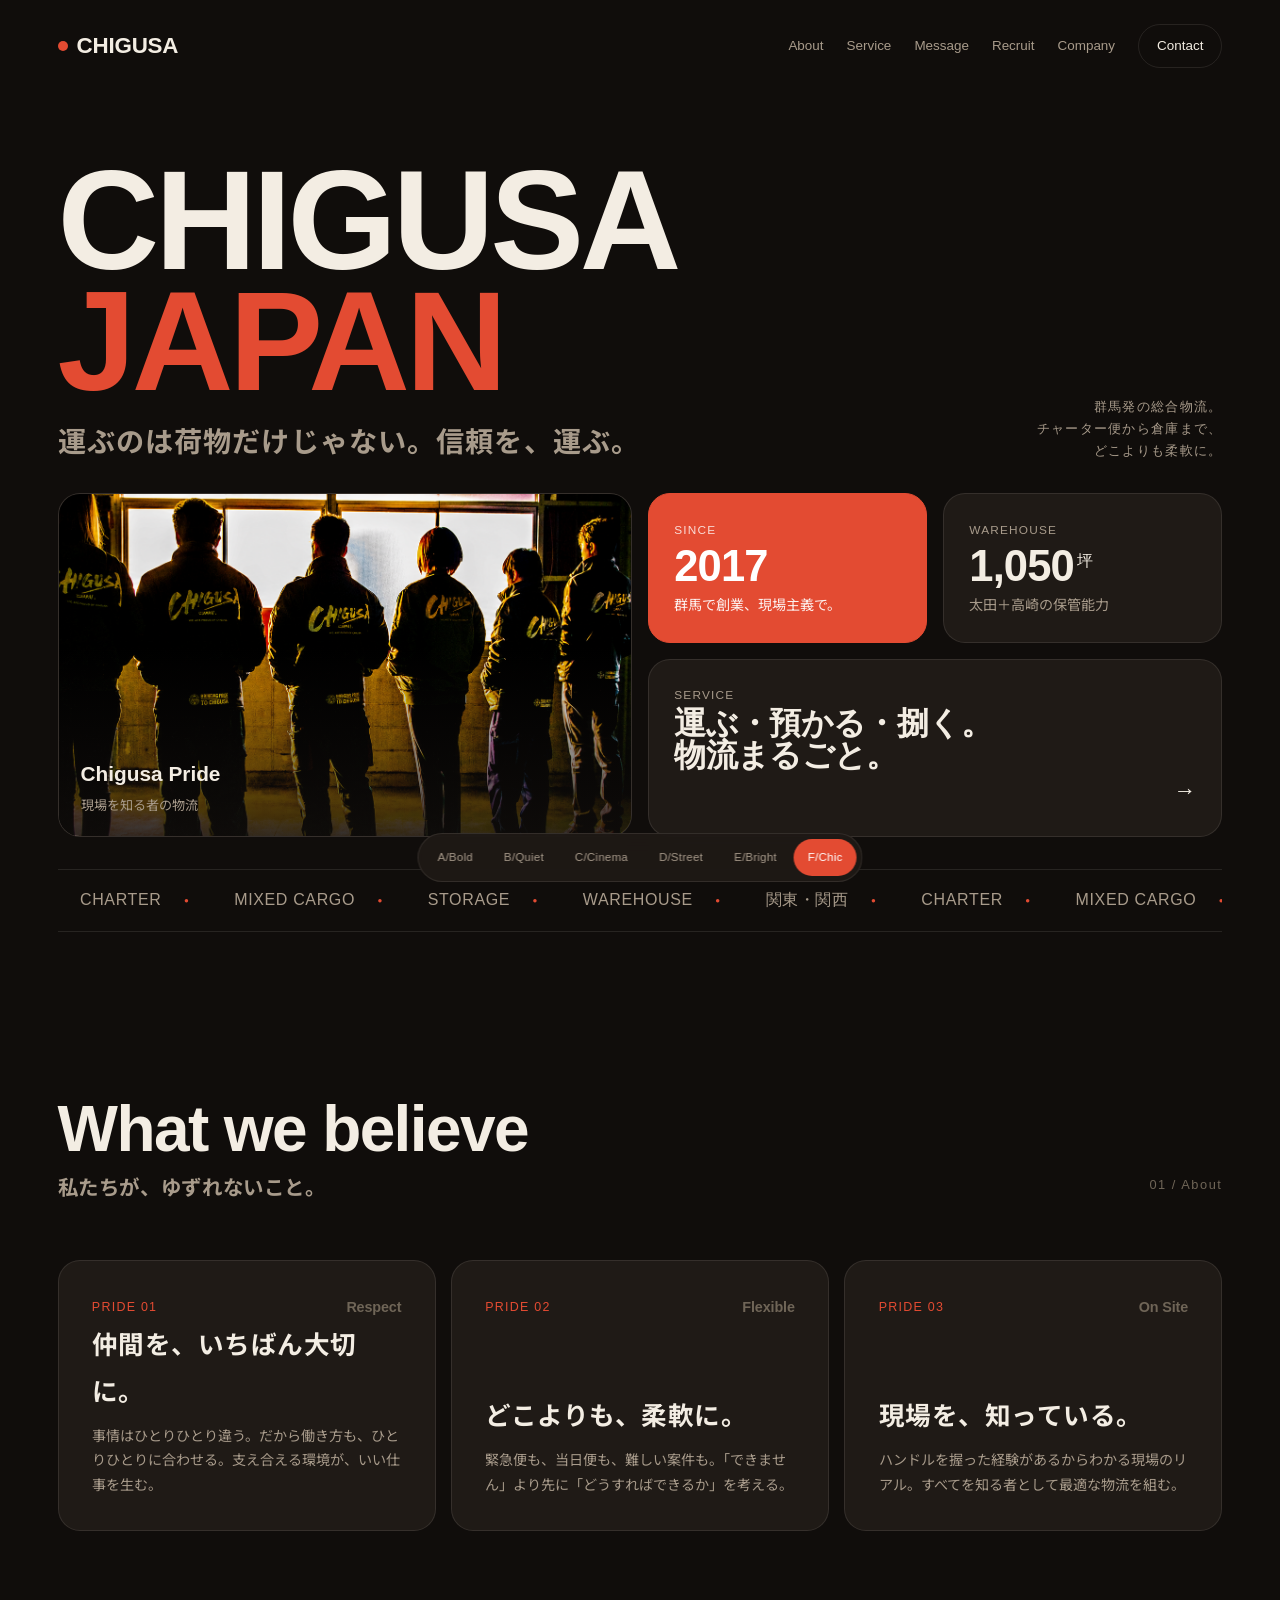
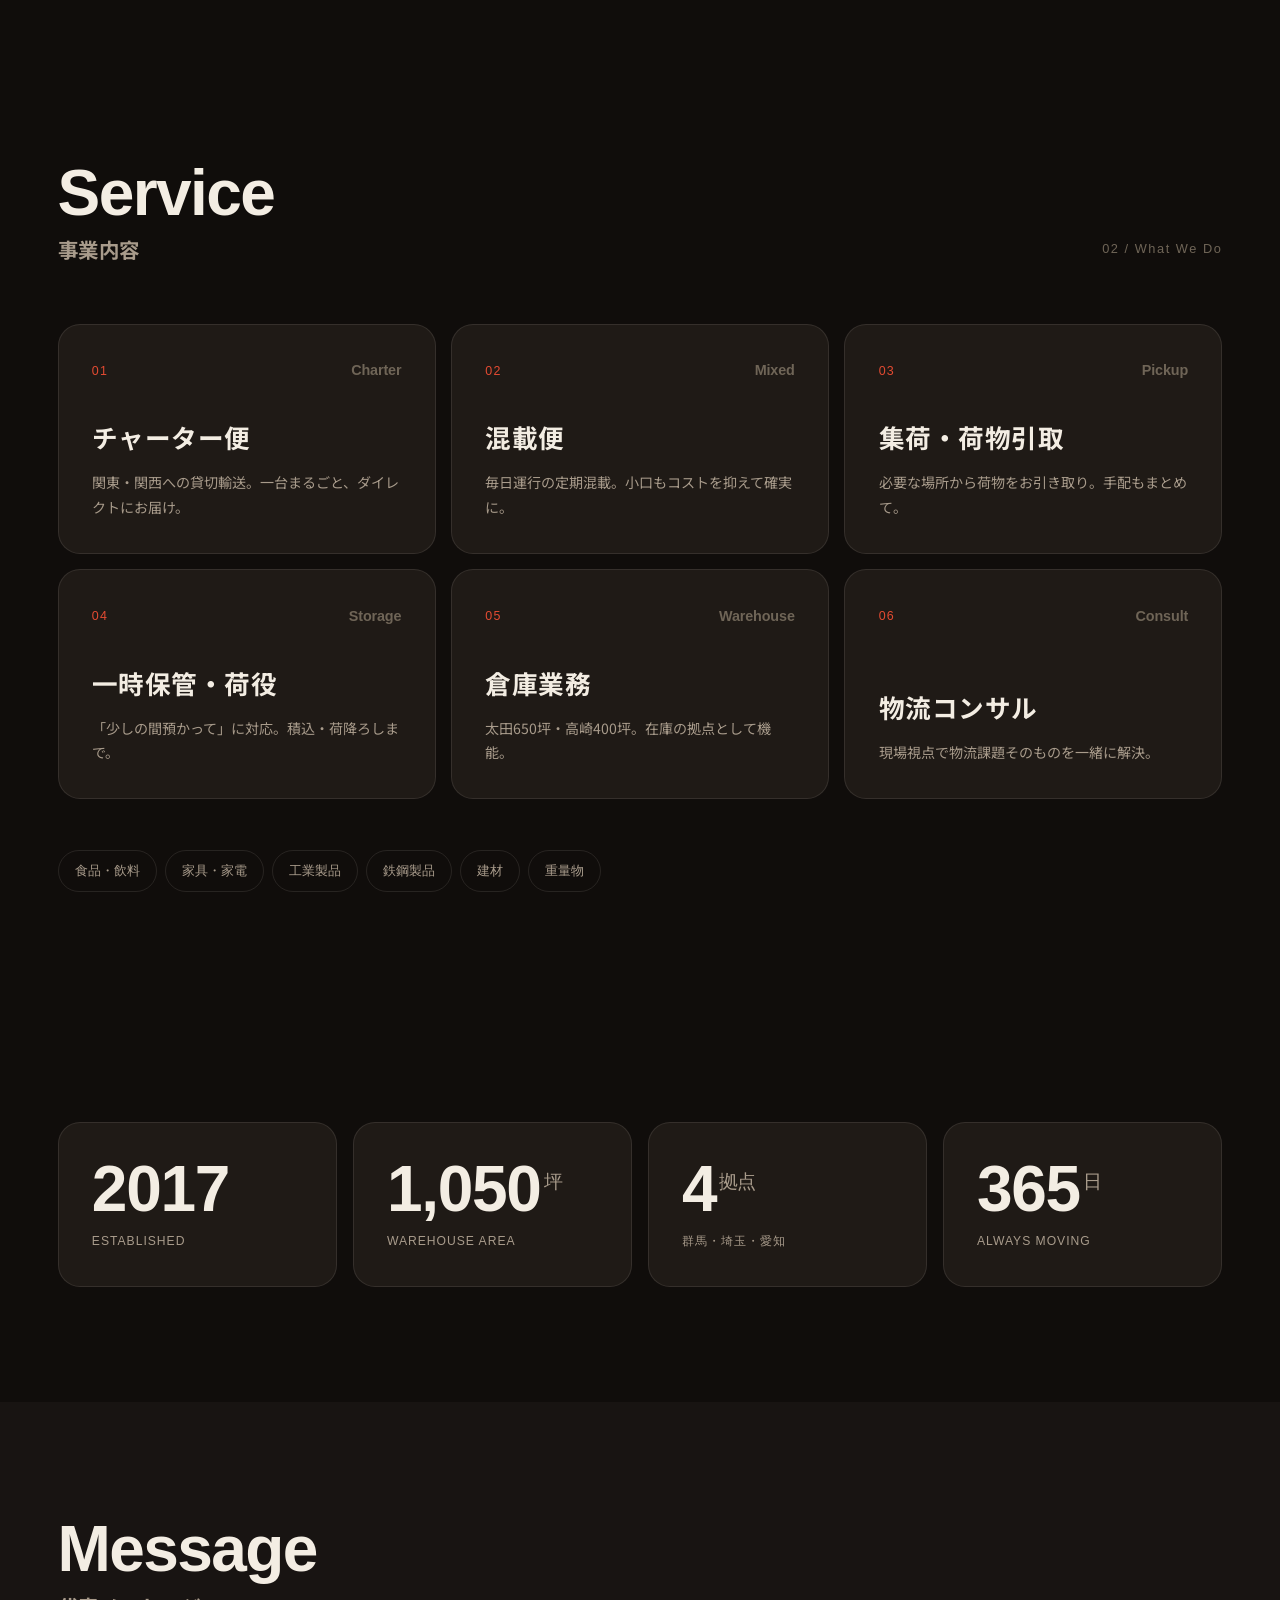
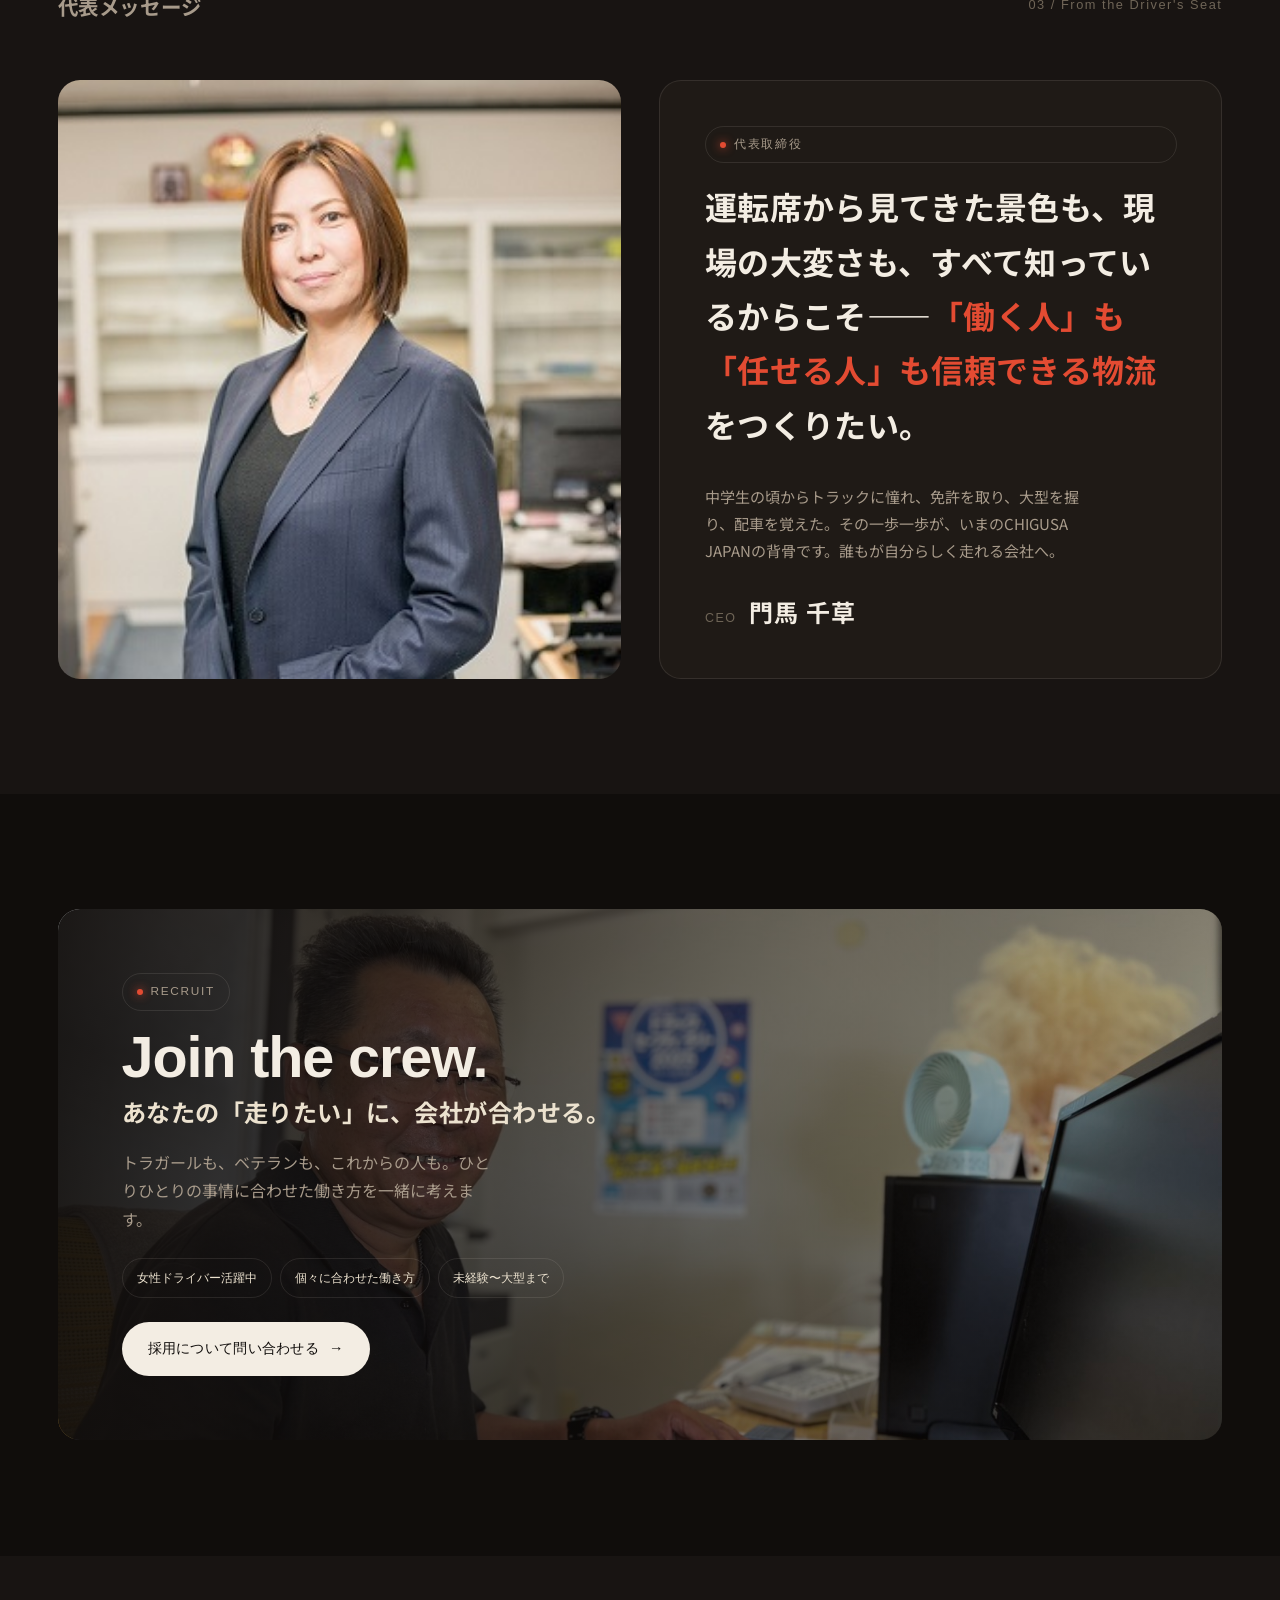
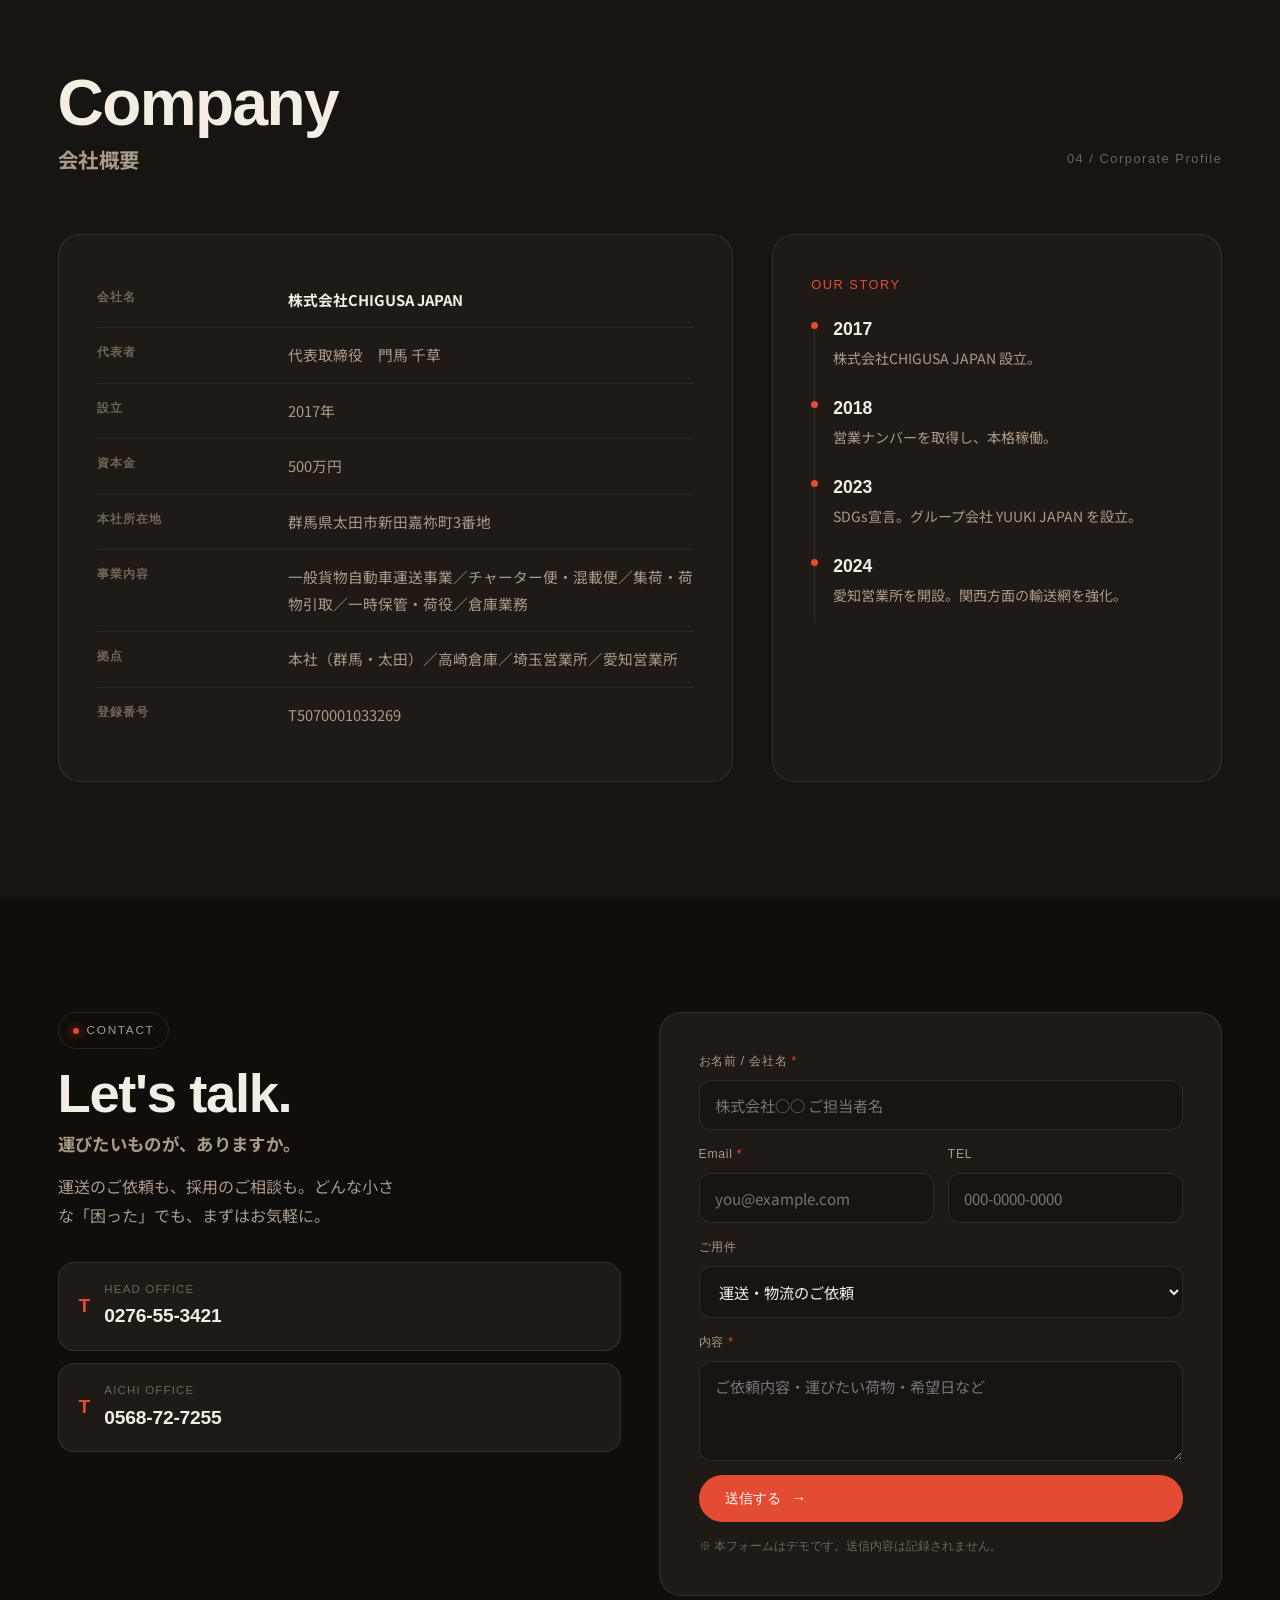
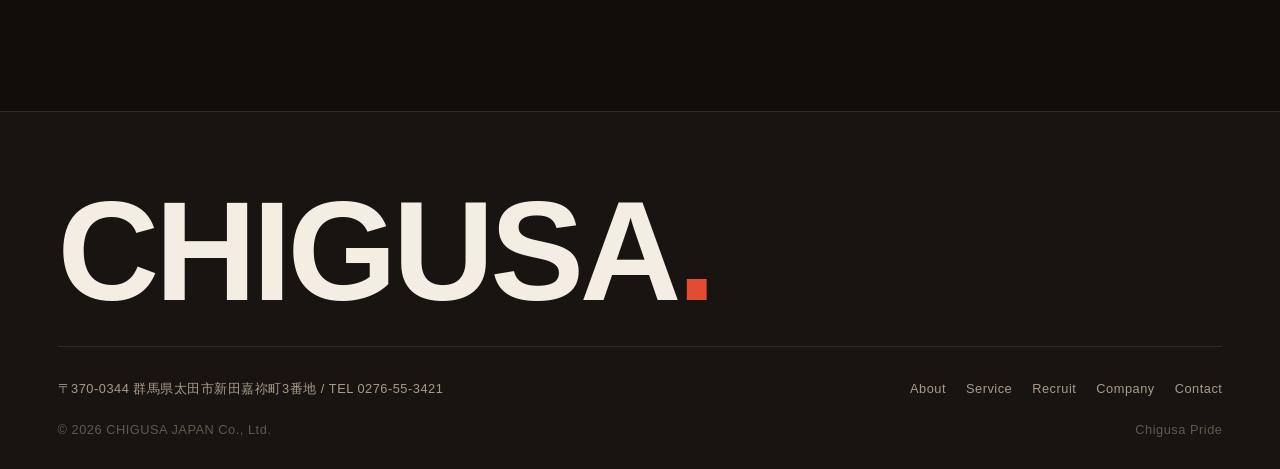
<file: pattern-modern.html>
<!DOCTYPE html>
<html lang="ja">
<head>
<meta charset="UTF-8">
<meta name="viewport" content="width=device-width, initial-scale=1.0">
<title>株式会社CHIGUSA JAPAN｜MODERN</title>
<meta name="description" content="群馬発の総合物流。チャーター便・混載便・一時保管・倉庫まで、どこよりも柔軟に。株式会社CHIGUSA JAPAN。">
<link rel="preconnect" href="https://fonts.googleapis.com">
<link rel="preconnect" href="https://fonts.gstatic.com" crossorigin>
<link href="https://fonts.googleapis.com/css2?family=Space+Grotesk:wght@400;500;700&family=Zen+Kaku+Gothic+New:wght@400;500;700&family=Noto+Sans+JP:wght@400;500;700&display=swap" rel="stylesheet">
<link rel="stylesheet" href="modern.css">
</head>
<body>

<header class="site-header" id="header">
  <a href="#top" class="brand"><span class="d"></span>CHIGUSA</a>
  <nav class="nav" id="nav">
    <a href="#about">About</a>
    <a href="#services">Service</a>
    <a href="#president">Message</a>
    <a href="#recruit">Recruit</a>
    <a href="#company">Company</a>
    <a href="#contact" class="cta">Contact</a>
  </nav>
  <button class="nav-toggle" id="navToggle" aria-label="メニュー"><span></span><span></span><span></span></button>
</header>

<!-- HERO bento -->
<section class="hero" id="top" data-screen-label="Hero">
  <div class="hero-top">
    <h1>CHIGUSA<br><span class="r">JAPAN</span><span class="jp">運ぶのは荷物だけじゃない。信頼を、運ぶ。</span></h1>
    <p class="meta">群馬発の総合物流。<br>チャーター便から倉庫まで、<br>どこよりも柔軟に。</p>
  </div>
  <div class="bento">
    <div class="box photo"><img src="assets/hero-team.png" alt="CHIGUSAのスタッフ"><div class="ov"></div><div class="cap"><div class="t">Chigusa Pride</div><div class="s">現場を知る者の物流</div></div></div>
    <div class="box pad accent"><div class="lbl">Since</div><div class="big">2017</div><div class="txt">群馬で創業、現場主義で。</div></div>
    <div class="box pad"><div class="lbl">Warehouse</div><div class="big">1,050<small>坪</small></div><div class="txt">太田＋高崎の保管能力</div></div>
    <a href="#services" class="box pad link" style="grid-column:span 2"><div class="lbl">Service</div><div class="big" style="font-size:clamp(1.4rem,2.6vw,2rem)">運ぶ・預かる・捌く。<br>物流まるごと。</div><span class="arr">→</span></a>
  </div>
  <div class="strip" aria-hidden="true"><div class="run">
    <span>CHARTER</span><span>MIXED CARGO</span><span>STORAGE</span><span>WAREHOUSE</span><span>関東・関西</span>
    <span>CHARTER</span><span>MIXED CARGO</span><span>STORAGE</span><span>WAREHOUSE</span><span>関東・関西</span>
  </div></div>
</section>

<!-- ABOUT -->
<section class="sec services" id="about" data-screen-label="About">
  <div class="wrap">
    <div class="sec-head reveal">
      <h2>What we believe<span class="jp">私たちが、ゆずれないこと。</span></h2>
      <span class="n">01 / About</span>
    </div>
    <div class="svc-grid">
      <div class="svc reveal"><div class="top"><span class="no">PRIDE 01</span><span class="en">Respect</span></div><h3>仲間を、いちばん大切に。</h3><p>事情はひとりひとり違う。だから働き方も、ひとりひとりに合わせる。支え合える環境が、いい仕事を生む。</p></div>
      <div class="svc reveal d1"><div class="top"><span class="no">PRIDE 02</span><span class="en">Flexible</span></div><h3>どこよりも、柔軟に。</h3><p>緊急便も、当日便も、難しい案件も。「できません」より先に「どうすればできるか」を考える。</p></div>
      <div class="svc reveal d2"><div class="top"><span class="no">PRIDE 03</span><span class="en">On Site</span></div><h3>現場を、知っている。</h3><p>ハンドルを握った経験があるからわかる現場のリアル。すべてを知る者として最適な物流を組む。</p></div>
    </div>
  </div>
</section>

<!-- SERVICES -->
<section class="sec services" id="services" data-screen-label="Services">
  <div class="wrap">
    <div class="sec-head reveal">
      <h2>Service<span class="jp">事業内容</span></h2>
      <span class="n">02 / What We Do</span>
    </div>
    <div class="svc-grid">
      <div class="svc reveal"><div class="top"><span class="no">01</span><span class="en">Charter</span></div><h3>チャーター便</h3><p>関東・関西への貸切輸送。一台まるごと、ダイレクトにお届け。</p></div>
      <div class="svc reveal d1"><div class="top"><span class="no">02</span><span class="en">Mixed</span></div><h3>混載便</h3><p>毎日運行の定期混載。小口もコストを抑えて確実に。</p></div>
      <div class="svc reveal d2"><div class="top"><span class="no">03</span><span class="en">Pickup</span></div><h3>集荷・荷物引取</h3><p>必要な場所から荷物をお引き取り。手配もまとめて。</p></div>
      <div class="svc reveal"><div class="top"><span class="no">04</span><span class="en">Storage</span></div><h3>一時保管・荷役</h3><p>「少しの間預かって」に対応。積込・荷降ろしまで。</p></div>
      <div class="svc reveal d1"><div class="top"><span class="no">05</span><span class="en">Warehouse</span></div><h3>倉庫業務</h3><p>太田650坪・高崎400坪。在庫の拠点として機能。</p></div>
      <div class="svc reveal d2"><div class="top"><span class="no">06</span><span class="en">Consult</span></div><h3>物流コンサル</h3><p>現場視点で物流課題そのものを一緒に解決。</p></div>
    </div>
    <div class="cargo reveal">
      <span class="chip">食品・飲料</span><span class="chip">家具・家電</span><span class="chip">工業製品</span><span class="chip">鉄鋼製品</span><span class="chip">建材</span><span class="chip">重量物</span>
    </div>
  </div>
</section>

<!-- METRICS -->
<section class="sec metrics" data-screen-label="Data">
  <div class="wrap"><div class="metrics-grid">
    <div class="metric reveal"><div class="n">2017</div><div class="l">Established</div></div>
    <div class="metric reveal d1"><div class="n">1,050<small>坪</small></div><div class="l">Warehouse Area</div></div>
    <div class="metric reveal d2"><div class="n">4<small>拠点</small></div><div class="l">群馬・埼玉・愛知</div></div>
    <div class="metric reveal d3"><div class="n">365<small>日</small></div><div class="l">Always Moving</div></div>
  </div></div>
</section>

<!-- PRESIDENT -->
<section class="sec president" id="president" data-screen-label="President">
  <div class="wrap">
    <div class="sec-head reveal">
      <h2>Message<span class="jp">代表メッセージ</span></h2>
      <span class="n">03 / From the Driver's Seat</span>
    </div>
    <div class="pres-grid">
      <div class="pres-fig reveal"><img src="assets/president.jpg" alt="代表取締役 門馬千草"></div>
      <div class="pres-body reveal d1">
        <span class="tag"><span class="d"></span>代表取締役</span>
        <blockquote>運転席から見てきた景色も、現場の大変さも、すべて知っているからこそ——<b>「働く人」も「任せる人」も信頼できる物流</b>をつくりたい。</blockquote>
        <p>中学生の頃からトラックに憧れ、免許を取り、大型を握り、配車を覚えた。その一歩一歩が、いまのCHIGUSA JAPANの背骨です。誰もが自分らしく走れる会社へ。</p>
        <div class="pres-sign"><span class="role">CEO</span><span class="name">門馬 千草</span></div>
      </div>
    </div>
  </div>
</section>

<!-- RECRUIT -->
<section class="sec recruit" id="recruit" data-screen-label="Recruit">
  <div class="wrap">
    <div class="recruit-card reveal">
      <img src="assets/staff-office.jpg" alt="CHIGUSAで働く">
      <div class="inner">
        <span class="tag"><span class="d"></span>Recruit</span>
        <h2 style="margin-top:16px">Join the crew.<span class="jp">あなたの「走りたい」に、会社が合わせる。</span></h2>
        <p>トラガールも、ベテランも、これからの人も。ひとりひとりの事情に合わせた働き方を一緒に考えます。</p>
        <div class="pts"><span>女性ドライバー活躍中</span><span>個々に合わせた働き方</span><span>未経験〜大型まで</span></div>
        <a href="#contact" class="btn btn-light">採用について問い合わせる <span class="a">→</span></a>
      </div>
    </div>
  </div>
</section>

<!-- COMPANY -->
<section class="sec company" id="company" data-screen-label="Company">
  <div class="wrap">
    <div class="sec-head reveal">
      <h2>Company<span class="jp">会社概要</span></h2>
      <span class="n">04 / Corporate Profile</span>
    </div>
    <div class="company-grid">
      <div class="profile-card reveal">
        <table class="ptable">
          <tr><th>会社名</th><td><b>株式会社CHIGUSA JAPAN</b></td></tr>
          <tr><th>代表者</th><td>代表取締役　門馬 千草</td></tr>
          <tr><th>設立</th><td>2017年</td></tr>
          <tr><th>資本金</th><td>500万円</td></tr>
          <tr><th>本社所在地</th><td>群馬県太田市新田嘉祢町3番地</td></tr>
          <tr><th>事業内容</th><td>一般貨物自動車運送事業／チャーター便・混載便／集荷・荷物引取／一時保管・荷役／倉庫業務</td></tr>
          <tr><th>拠点</th><td>本社（群馬・太田）／高崎倉庫／埼玉営業所／愛知営業所</td></tr>
          <tr><th>登録番号</th><td>T5070001033269</td></tr>
        </table>
      </div>
      <div class="history-card reveal d1">
        <div class="n">OUR STORY</div>
        <ul class="tl">
          <li><div class="y">2017</div><div class="e">株式会社CHIGUSA JAPAN 設立。</div></li>
          <li><div class="y">2018</div><div class="e">営業ナンバーを取得し、本格稼働。</div></li>
          <li><div class="y">2023</div><div class="e">SDGs宣言。グループ会社 YUUKI JAPAN を設立。</div></li>
          <li><div class="y">2024</div><div class="e">愛知営業所を開設。関西方面の輸送網を強化。</div></li>
        </ul>
      </div>
    </div>
  </div>
</section>

<!-- CONTACT -->
<section class="sec contact" id="contact" data-screen-label="Contact">
  <div class="wrap">
    <div class="contact-grid">
      <div>
        <span class="tag reveal"><span class="d"></span>Contact</span>
        <h2 class="reveal d1" style="margin-top:16px">Let's talk.<span class="jp">運びたいものが、ありますか。</span></h2>
        <p class="lead reveal d2">運送のご依頼も、採用のご相談も。どんな小さな「困った」でも、まずはお気軽に。</p>
        <a class="cc reveal d2" href="tel:0276-55-3421"><span class="ic">T</span><div><div class="l">Head Office</div><div class="v">0276-55-3421</div></div></a>
        <a class="cc reveal d2" href="tel:0568-72-7255"><span class="ic">T</span><div><div class="l">Aichi Office</div><div class="v">0568-72-7255</div></div></a>
      </div>
      <form class="form reveal d1" id="contactForm">
        <div class="field"><label>お名前 / 会社名 <span class="req">*</span></label><input type="text" name="name" required placeholder="株式会社○○ ご担当者名"></div>
        <div class="row2">
          <div class="field"><label>Email <span class="req">*</span></label><input type="email" name="email" required placeholder="you@example.com"></div>
          <div class="field"><label>TEL</label><input type="tel" name="tel" placeholder="000-0000-0000"></div>
        </div>
        <div class="field"><label>ご用件</label><select name="topic"><option>運送・物流のご依頼</option><option>倉庫・一時保管について</option><option>採用・求人について</option><option>その他</option></select></div>
        <div class="field"><label>内容 <span class="req">*</span></label><textarea name="message" required placeholder="ご依頼内容・運びたい荷物・希望日など"></textarea></div>
        <button type="submit" class="btn btn-red">送信する <span class="a">→</span></button>
        <p class="form-note">※ 本フォームはデモです。送信内容は記録されません。</p>
        <p class="form-msg" id="formMsg">お問い合わせありがとうございます。担当者より折り返しご連絡いたします。</p>
      </form>
    </div>
  </div>
</section>

<!-- FOOTER -->
<footer class="footer">
  <div class="wrap">
    <div class="big">CHIGUSA<span class="r">.</span></div>
    <div class="footer-row">
      <span>〒370-0344 群馬県太田市新田嘉祢町3番地 / TEL 0276-55-3421</span>
      <div class="links"><a href="#about">About</a><a href="#services">Service</a><a href="#recruit">Recruit</a><a href="#company">Company</a><a href="#contact">Contact</a></div>
    </div>
    <div class="footer-row" style="border:0;padding-top:18px;opacity:.5"><span>© 2026 CHIGUSA JAPAN Co., Ltd.</span><span>Chigusa Pride</span></div>
  </div>
</footer>

<nav class="switch">
  <a href="pattern-bold.html">A/Bold</a>
  <a href="pattern-editorial.html">B/Quiet</a>
  <a href="pattern-cinematic.html">C/Cinema</a>
  <a href="pattern-street.html">D/Street</a>
  <a href="pattern-friendly.html">E/Bright</a>
  <a href="pattern-modern.html" class="on">F/Chic</a>
</nav>

<script src="script.js"></script>
</body>
</html>
</file>
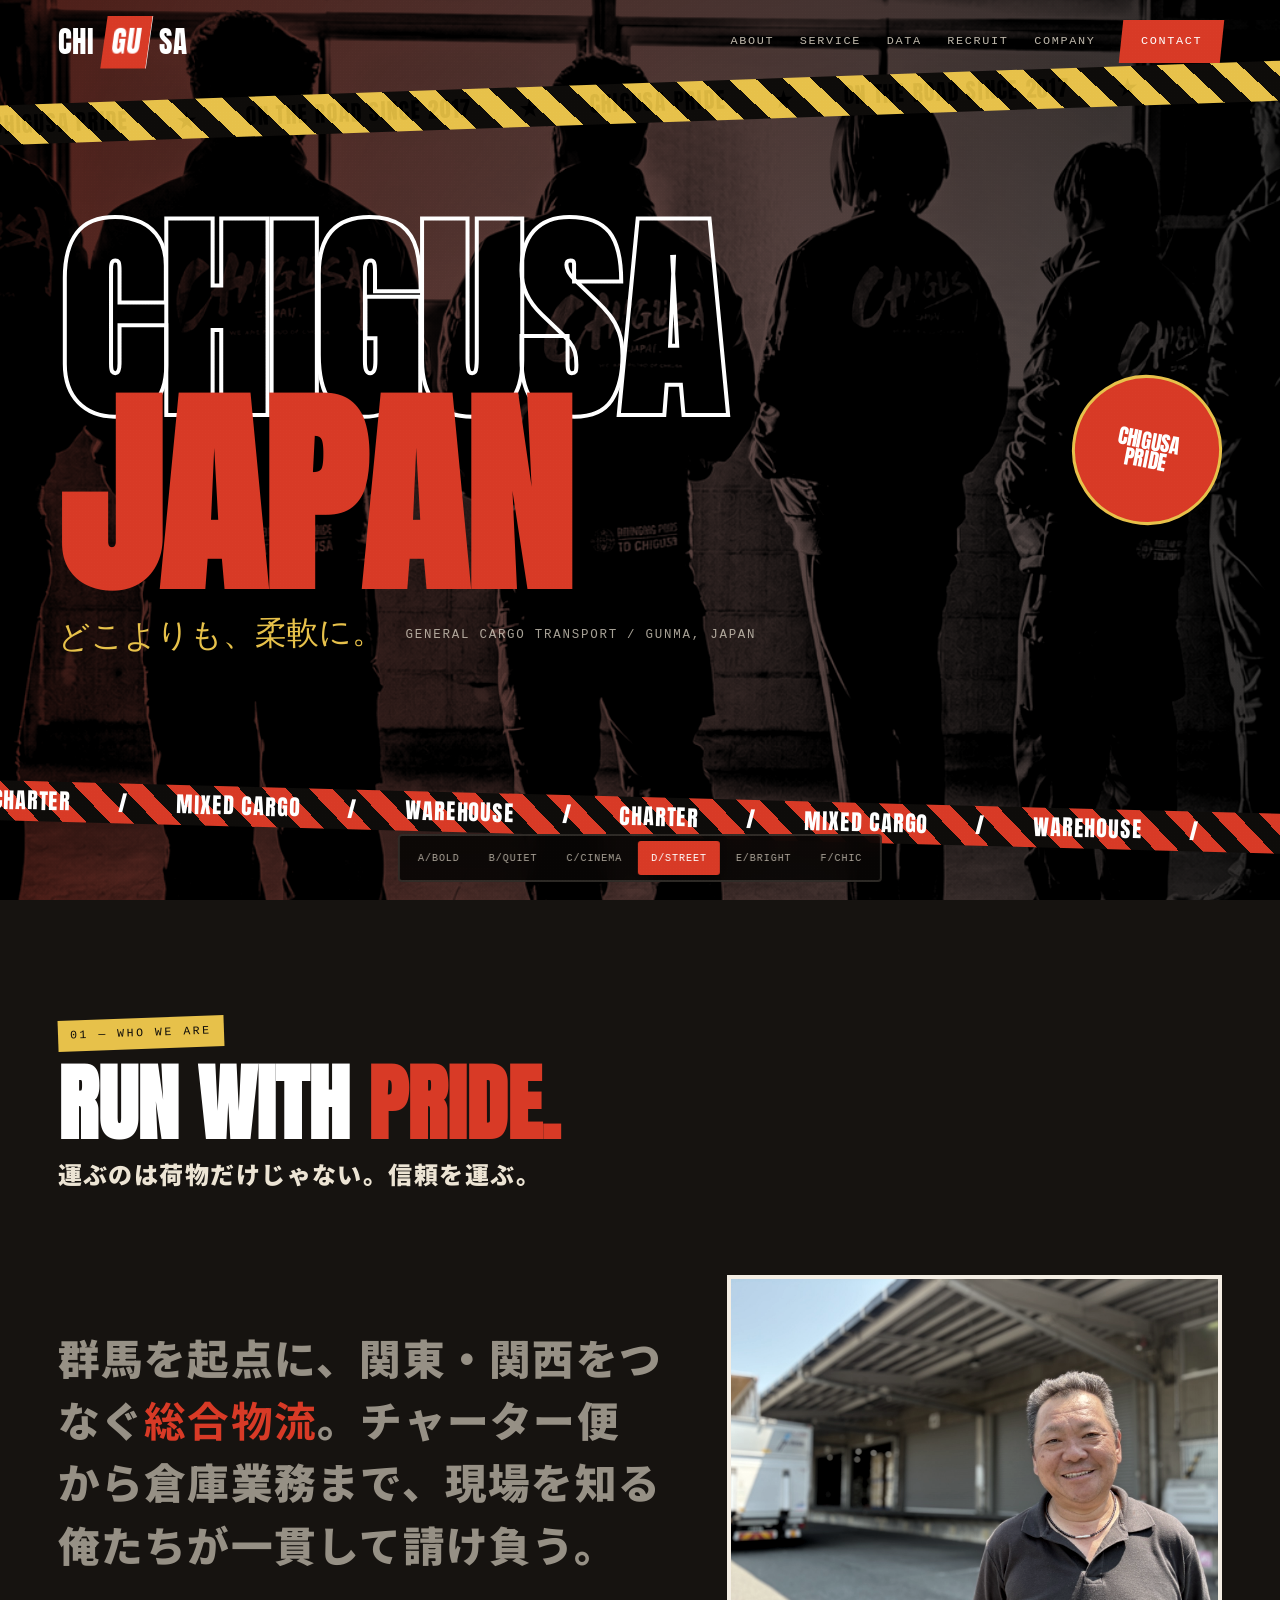
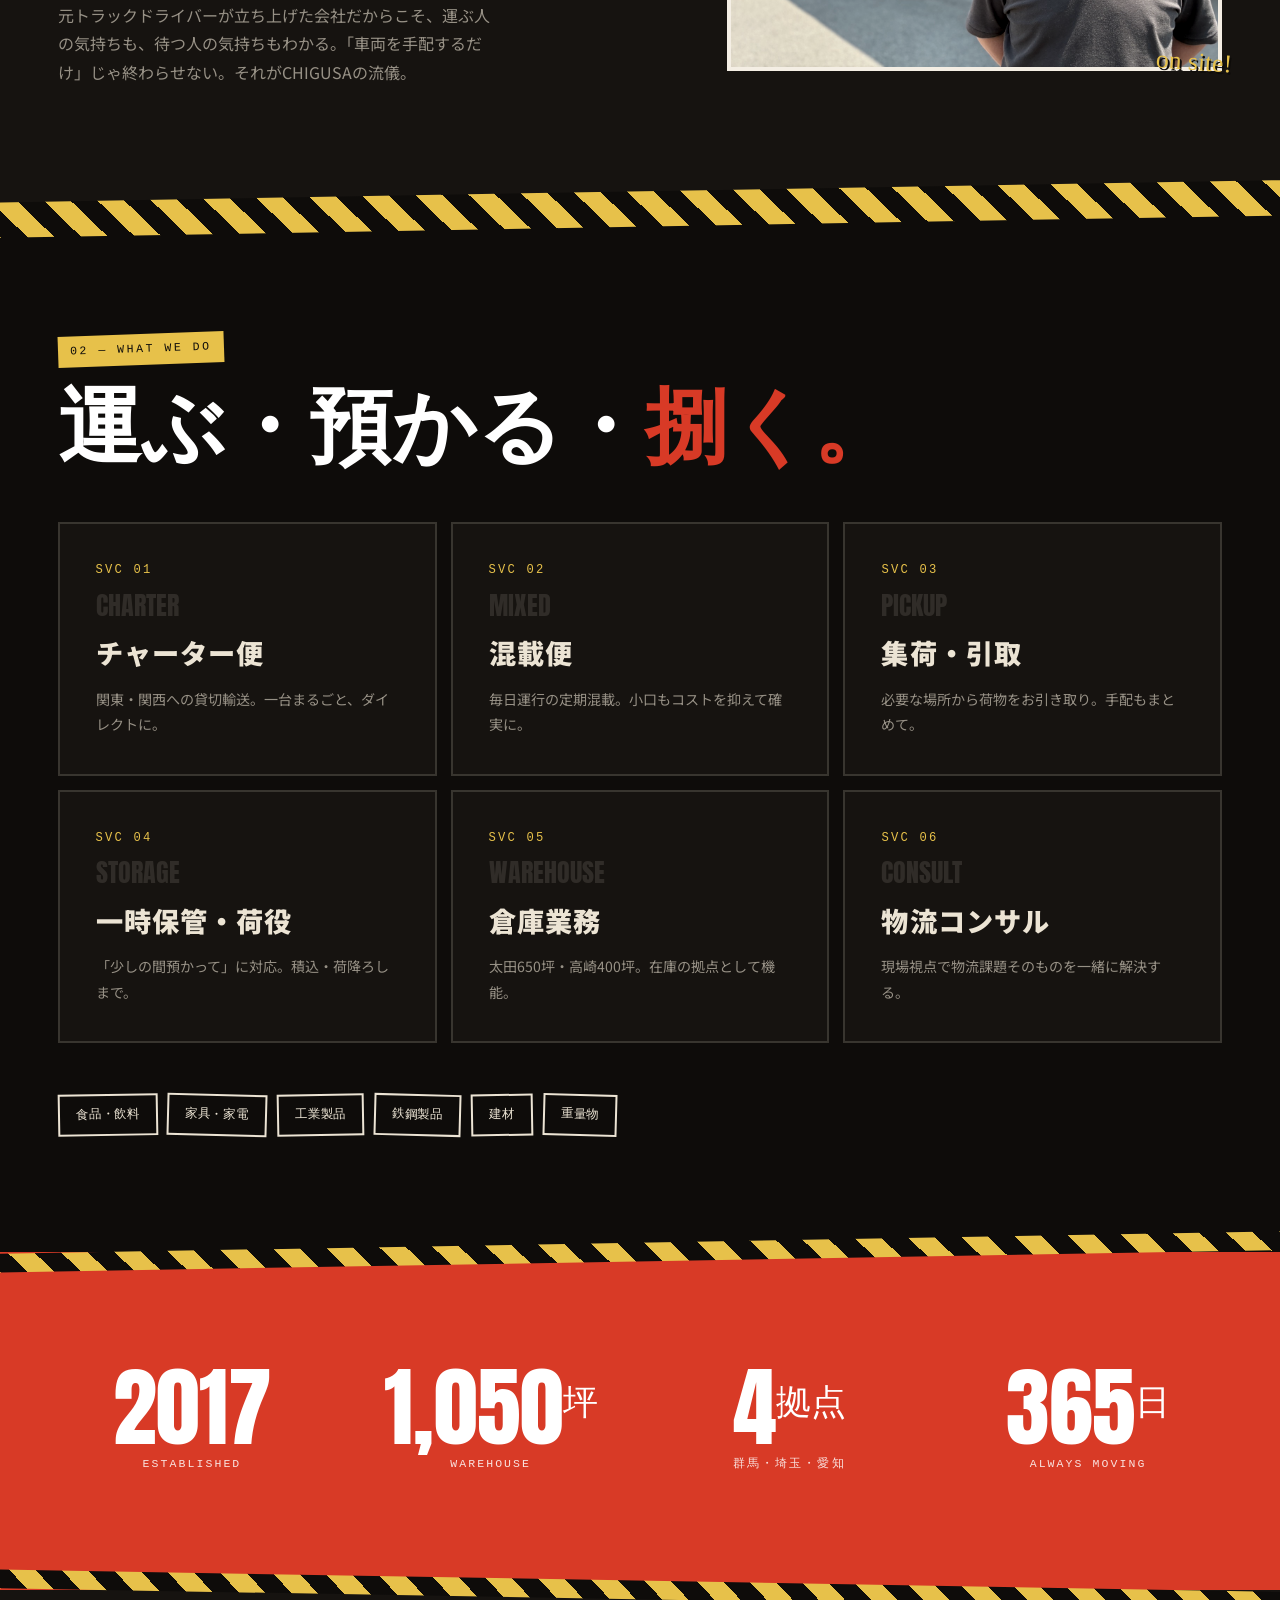
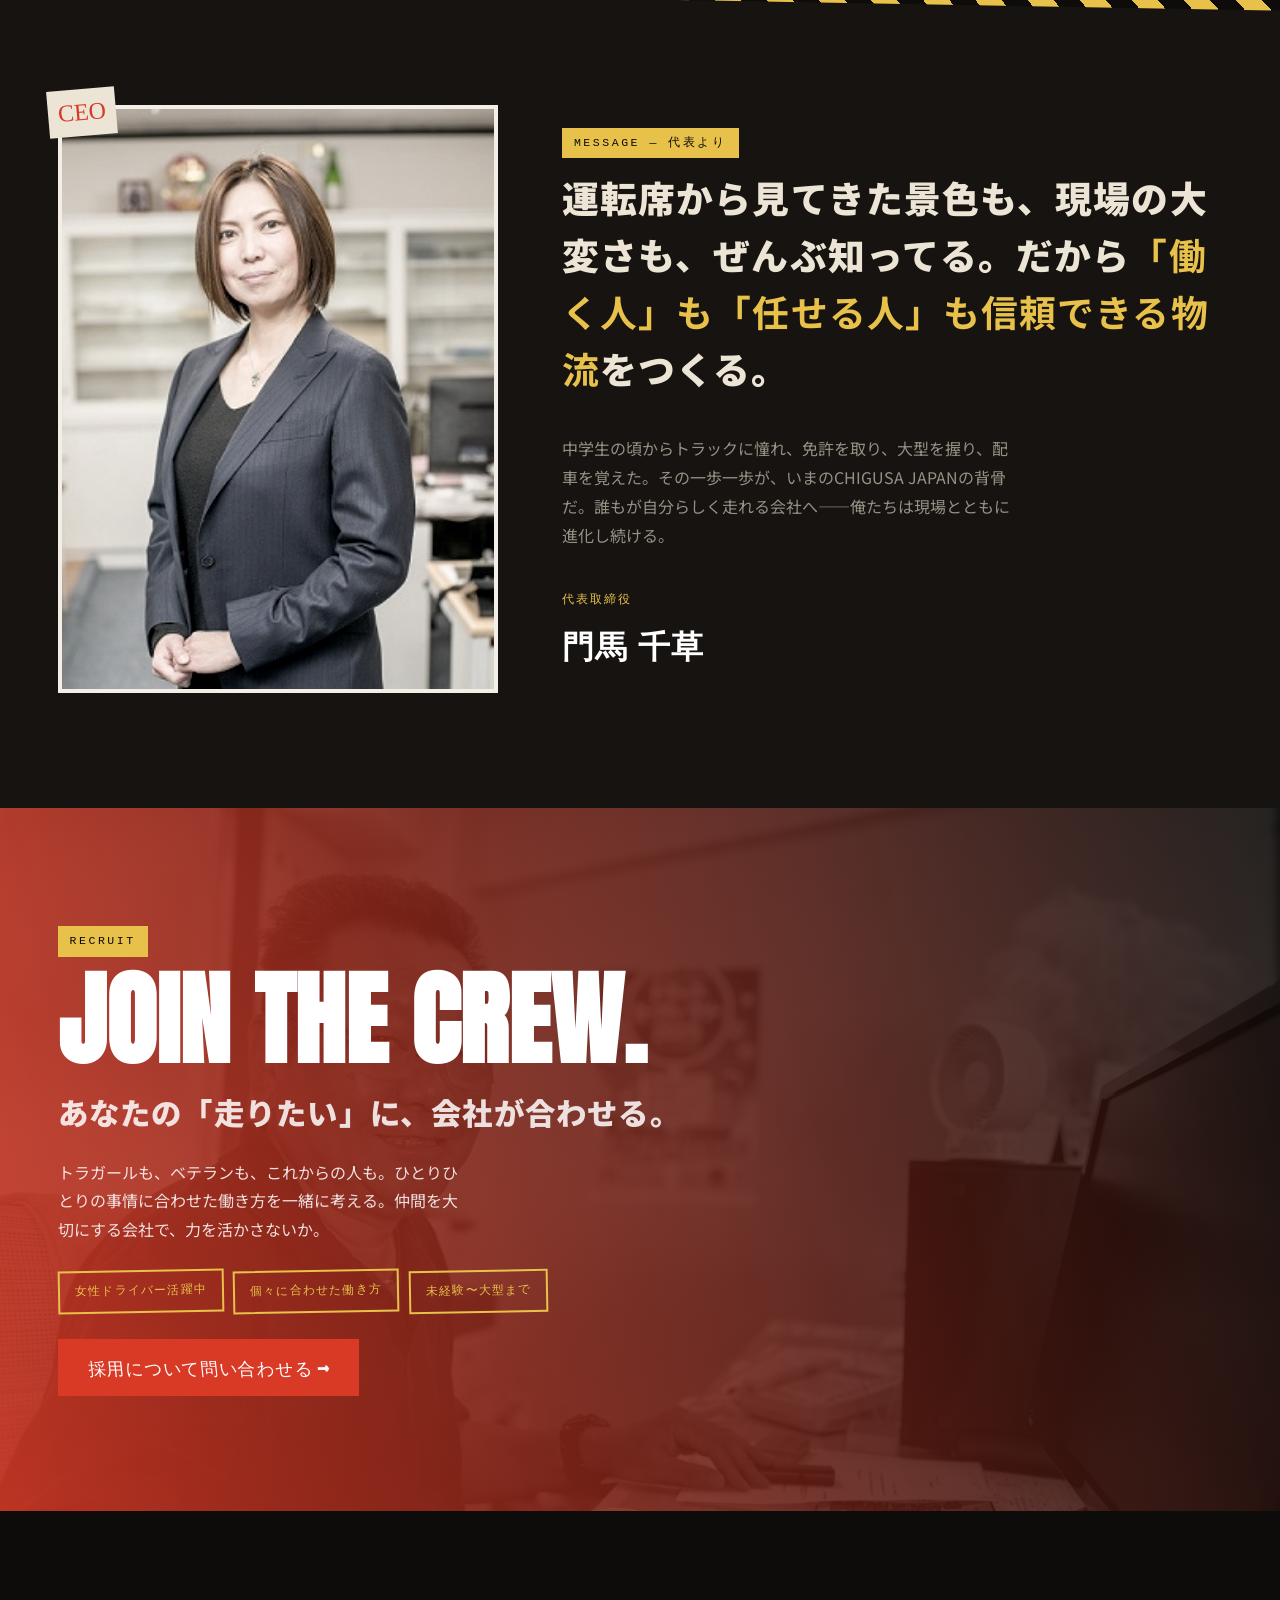
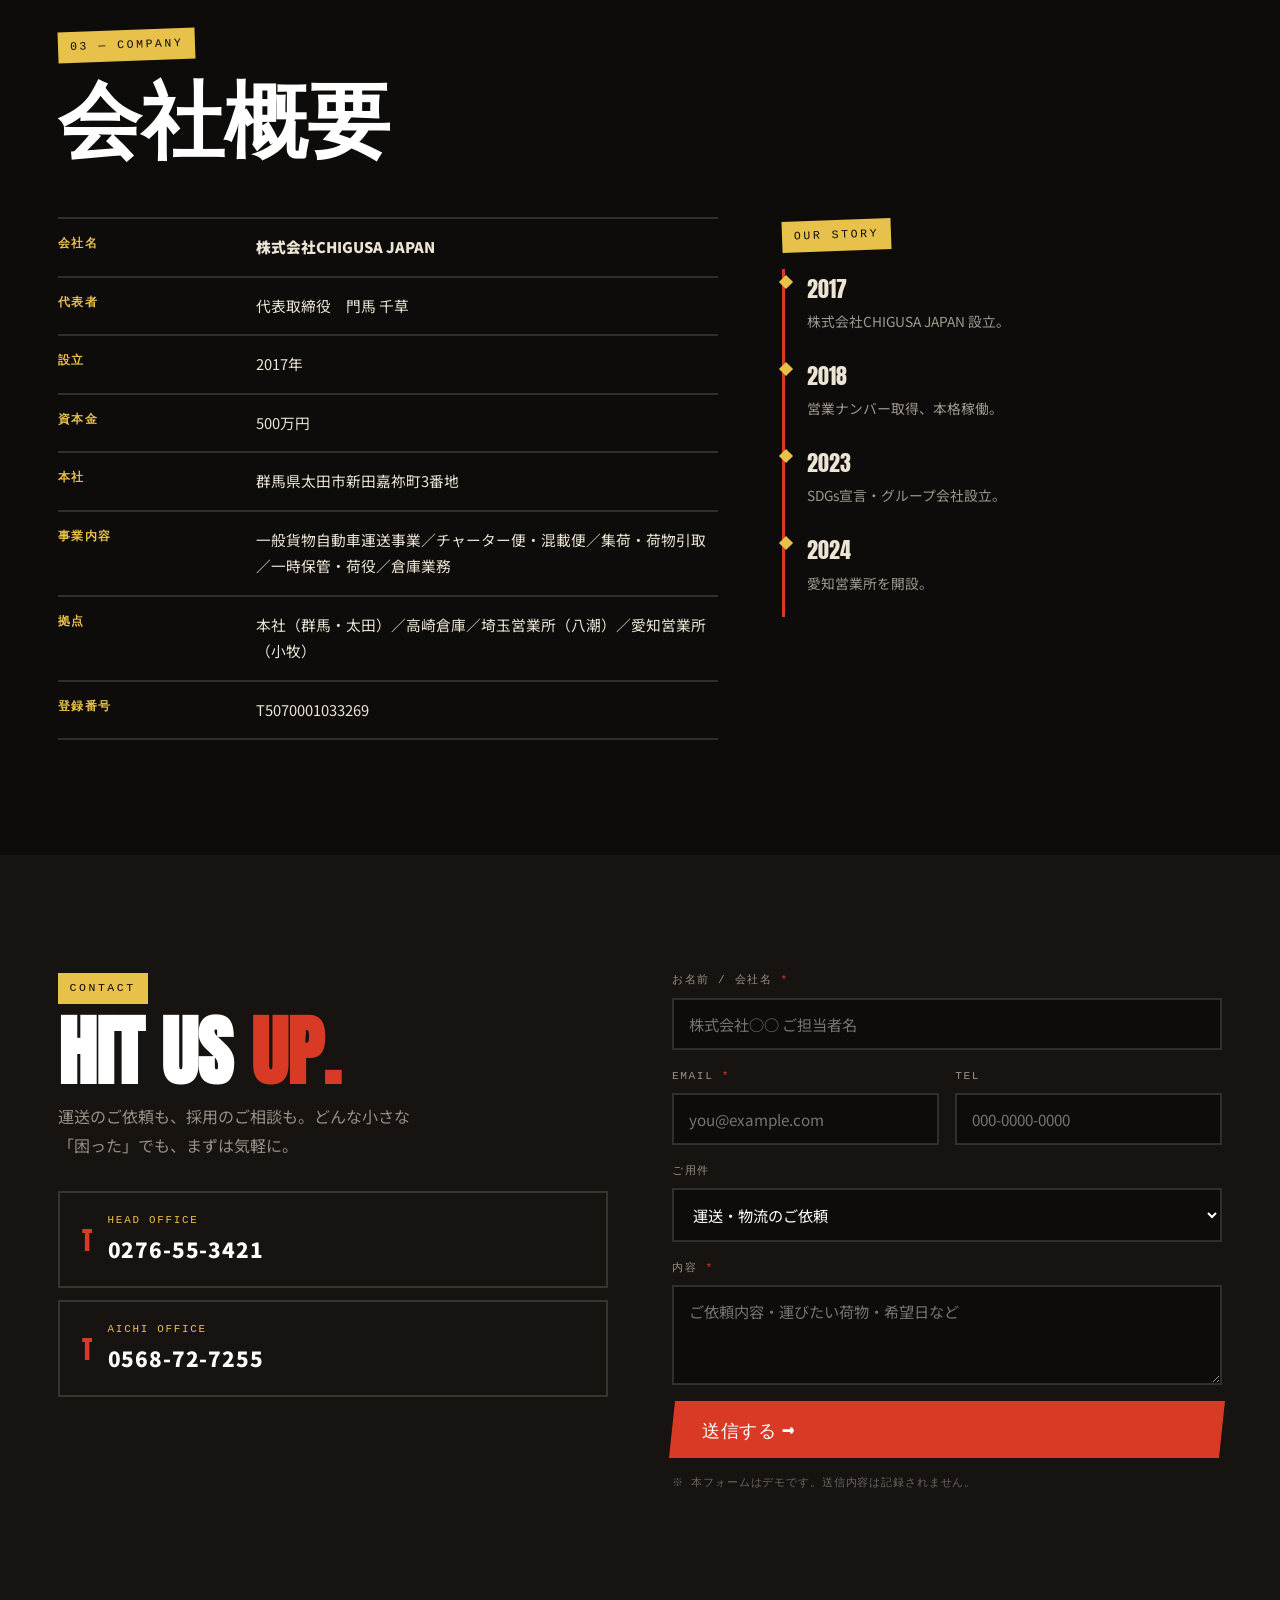
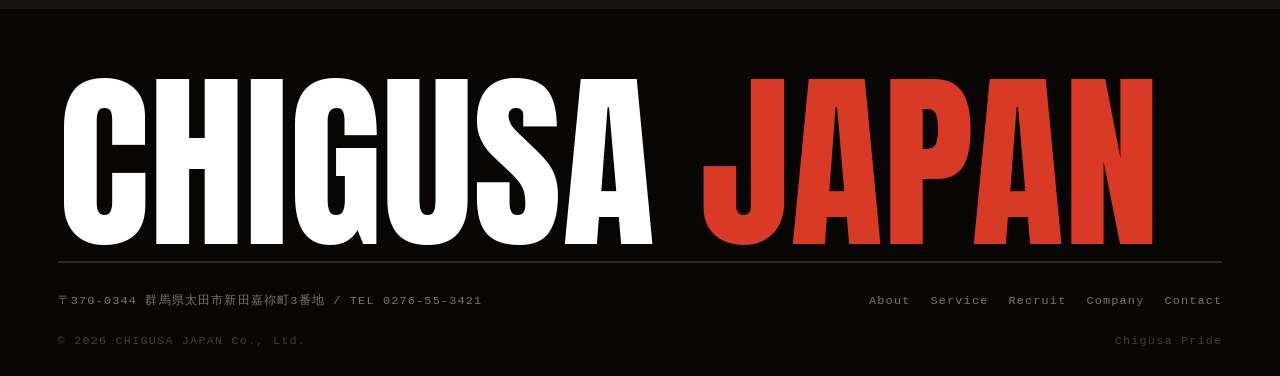
<file: pattern-street.html>
<!DOCTYPE html>
<html lang="ja">
<head>
<meta charset="UTF-8">
<meta name="viewport" content="width=device-width, initial-scale=1.0">
<title>株式会社CHIGUSA JAPAN｜STREET</title>
<meta name="description" content="群馬発の総合物流。チャーター便・混載便・一時保管・倉庫まで、どこよりも柔軟に走り続ける運送会社、株式会社CHIGUSA JAPAN。">
<link rel="preconnect" href="https://fonts.googleapis.com">
<link rel="preconnect" href="https://fonts.gstatic.com" crossorigin>
<link href="https://fonts.googleapis.com/css2?family=Anton&family=Permanent+Marker&family=Noto+Sans+JP:wght@400;700;900&family=Space+Mono:wght@400;700&display=swap" rel="stylesheet">
<link rel="stylesheet" href="street.css">
</head>
<body>

<header class="site-header" id="header">
  <a href="#top" class="brand">CHI<span class="x">GU</span>SA</a>
  <nav class="nav" id="nav">
    <a href="#about">About</a>
    <a href="#services">Service</a>
    <a href="#stats">Data</a>
    <a href="#recruit">Recruit</a>
    <a href="#company">Company</a>
    <a href="#contact" class="cta"><span>Contact</span></a>
  </nav>
  <button class="nav-toggle" id="navToggle" aria-label="メニュー"><span></span><span></span><span></span></button>
</header>

<!-- HERO -->
<section class="hero" id="top" data-screen-label="Hero">
  <div class="hero-bg"><img src="assets/hero-team.png" alt="CHIGUSA JAPANのスタッフ"></div>
  <div class="hero-tape t1" aria-hidden="true"><div class="run"><span>CHIGUSA PRIDE</span><span>★</span><span>ON THE ROAD SINCE 2017</span><span>★</span><span>CHIGUSA PRIDE</span><span>★</span><span>ON THE ROAD SINCE 2017</span><span>★</span></div></div>
  <div class="hero-in">
    <h1><span class="o">CHIGUSA</span><br><span class="r">JAPAN</span></h1>
    <div class="sub">
      <span class="tagline">どこよりも、柔軟に。</span>
      <span class="meta">GENERAL CARGO TRANSPORT / GUNMA, JAPAN</span>
    </div>
  </div>
  <div class="badge" aria-hidden="true">Chigusa<br>Pride</div>
  <div class="hero-tape t2" aria-hidden="true"><div class="run"><span>CHARTER</span><span>/</span><span>MIXED CARGO</span><span>/</span><span>WAREHOUSE</span><span>/</span><span>CHARTER</span><span>/</span><span>MIXED CARGO</span><span>/</span><span>WAREHOUSE</span><span>/</span></div></div>
</section>

<!-- ABOUT -->
<section class="sec about" id="about" data-screen-label="About">
  <div class="wrap">
    <div class="sec-head reveal">
      <span class="stamp">01 — Who We Are</span>
      <h2>RUN WITH <span class="r">PRIDE.</span></h2>
      <p class="jp">運ぶのは荷物だけじゃない。信頼を運ぶ。</p>
    </div>
    <div class="about-grid">
      <div class="reveal">
        <p class="big">群馬を起点に、関東・関西をつなぐ<b>総合物流</b>。チャーター便から倉庫業務まで、現場を知る俺たちが一貫して請け負う。</p>
        <p>元トラックドライバーが立ち上げた会社だからこそ、運ぶ人の気持ちも、待つ人の気持ちもわかる。「車両を手配するだけ」じゃ終わらせない。それがCHIGUSAの流儀。</p>
      </div>
      <div class="about-img reveal d1">
        <img src="assets/staff-warehouse.jpg" alt="CHIGUSAの現場スタッフ">
        <span class="tag">on site!</span>
      </div>
    </div>
  </div>
</section>

<div class="tape-div" aria-hidden="true"></div>

<!-- SERVICES -->
<section class="sec services" id="services" data-screen-label="Services">
  <div class="wrap">
    <div class="sec-head reveal">
      <span class="stamp">02 — What We Do</span>
      <h2>運ぶ・預かる・<span class="r">捌く。</span></h2>
    </div>
    <div class="svc-grid">
      <div class="svc reveal"><span class="n">SVC 01</span><span class="en">Charter</span><h3>チャーター便</h3><p>関東・関西への貸切輸送。一台まるごと、ダイレクトに。</p></div>
      <div class="svc reveal d1"><span class="n">SVC 02</span><span class="en">Mixed</span><h3>混載便</h3><p>毎日運行の定期混載。小口もコストを抑えて確実に。</p></div>
      <div class="svc reveal d2"><span class="n">SVC 03</span><span class="en">Pickup</span><h3>集荷・引取</h3><p>必要な場所から荷物をお引き取り。手配もまとめて。</p></div>
      <div class="svc reveal"><span class="n">SVC 04</span><span class="en">Storage</span><h3>一時保管・荷役</h3><p>「少しの間預かって」に対応。積込・荷降ろしまで。</p></div>
      <div class="svc reveal d1"><span class="n">SVC 05</span><span class="en">Warehouse</span><h3>倉庫業務</h3><p>太田650坪・高崎400坪。在庫の拠点として機能。</p></div>
      <div class="svc reveal d2"><span class="n">SVC 06</span><span class="en">Consult</span><h3>物流コンサル</h3><p>現場視点で物流課題そのものを一緒に解決する。</p></div>
    </div>
    <div class="cargo reveal">
      <span class="chip">食品・飲料</span><span class="chip">家具・家電</span><span class="chip">工業製品</span><span class="chip">鉄鋼製品</span><span class="chip">建材</span><span class="chip">重量物</span>
    </div>
  </div>
</section>

<!-- STATS -->
<section class="sec stats" id="stats" data-screen-label="Data">
  <div class="wrap"><div class="grid">
    <div class="stat reveal"><div class="n">2017</div><div class="l">Established</div></div>
    <div class="stat reveal d1"><div class="n">1,050<small>坪</small></div><div class="l">Warehouse</div></div>
    <div class="stat reveal d2"><div class="n">4<small>拠点</small></div><div class="l">群馬・埼玉・愛知</div></div>
    <div class="stat reveal d3"><div class="n">365<small>日</small></div><div class="l">Always Moving</div></div>
  </div></div>
</section>

<!-- PRESIDENT -->
<section class="sec president" id="president" data-screen-label="President">
  <div class="wrap">
    <div class="pres-grid">
      <div class="pres-img reveal"><img src="assets/president.jpg" alt="代表取締役 門馬千草"><span class="tag">CEO</span></div>
      <div class="pres-body">
        <span class="stamp reveal">Message — 代表より</span>
        <blockquote class="reveal d1">運転席から見てきた景色も、現場の大変さも、ぜんぶ知ってる。だから<b>「働く人」も「任せる人」も信頼できる物流</b>をつくる。</blockquote>
        <p class="reveal d2">中学生の頃からトラックに憧れ、免許を取り、大型を握り、配車を覚えた。その一歩一歩が、いまのCHIGUSA JAPANの背骨だ。誰もが自分らしく走れる会社へ——俺たちは現場とともに進化し続ける。</p>
        <div class="pres-sign reveal d2">代表取締役<b>門馬 千草</b></div>
      </div>
    </div>
  </div>
</section>

<!-- RECRUIT -->
<section class="sec recruit" id="recruit" data-screen-label="Recruit">
  <div class="recruit-bg"><img src="assets/staff-office.jpg" alt="CHIGUSAで働く"></div>
  <div class="wrap">
    <span class="stamp reveal">Recruit</span>
    <h2 class="reveal d1">JOIN THE CREW.</h2>
    <p class="jp reveal d1">あなたの「走りたい」に、会社が合わせる。</p>
    <p class="reveal d2">トラガールも、ベテランも、これからの人も。ひとりひとりの事情に合わせた働き方を一緒に考える。仲間を大切にする会社で、力を活かさないか。</p>
    <div class="pts reveal d2"><span>女性ドライバー活躍中</span><span>個々に合わせた働き方</span><span>未経験〜大型まで</span></div>
    <button class="btn reveal d3" onclick="location.href='#contact'"><span>採用について問い合わせる →</span></button>
  </div>
</section>

<!-- COMPANY -->
<section class="sec company" id="company" data-screen-label="Company">
  <div class="wrap">
    <div class="sec-head reveal">
      <span class="stamp">03 — Company</span>
      <h2>会社概要</h2>
    </div>
    <div class="company-grid">
      <table class="ptable reveal">
        <tr><th>会社名</th><td><b>株式会社CHIGUSA JAPAN</b></td></tr>
        <tr><th>代表者</th><td>代表取締役　門馬 千草</td></tr>
        <tr><th>設立</th><td>2017年</td></tr>
        <tr><th>資本金</th><td>500万円</td></tr>
        <tr><th>本社</th><td>群馬県太田市新田嘉祢町3番地</td></tr>
        <tr><th>事業内容</th><td>一般貨物自動車運送事業／チャーター便・混載便／集荷・荷物引取／一時保管・荷役／倉庫業務</td></tr>
        <tr><th>拠点</th><td>本社（群馬・太田）／高崎倉庫／埼玉営業所（八潮）／愛知営業所（小牧）</td></tr>
        <tr><th>登録番号</th><td>T5070001033269</td></tr>
      </table>
      <div class="reveal d1">
        <span class="stamp">Our Story</span>
        <ul class="tl" style="margin-top:18px">
          <li><div class="y">2017</div><div class="e">株式会社CHIGUSA JAPAN 設立。</div></li>
          <li><div class="y">2018</div><div class="e">営業ナンバー取得、本格稼働。</div></li>
          <li><div class="y">2023</div><div class="e">SDGs宣言・グループ会社設立。</div></li>
          <li><div class="y">2024</div><div class="e">愛知営業所を開設。</div></li>
        </ul>
      </div>
    </div>
  </div>
</section>

<!-- CONTACT -->
<section class="sec contact" id="contact" data-screen-label="Contact">
  <div class="wrap">
    <div class="contact-grid">
      <div>
        <span class="stamp reveal">Contact</span>
        <h2 class="reveal d1" style="margin-top:14px">HIT US <span class="r">UP.</span></h2>
        <p class="lead reveal d2">運送のご依頼も、採用のご相談も。どんな小さな「困った」でも、まずは気軽に。</p>
        <a class="cc reveal d2" href="tel:0276-55-3421"><span class="ic">T</span><div><div class="l">HEAD OFFICE</div><div class="v">0276-55-3421</div></div></a>
        <a class="cc reveal d2" href="tel:0568-72-7255"><span class="ic">T</span><div><div class="l">AICHI OFFICE</div><div class="v">0568-72-7255</div></div></a>
      </div>
      <form class="form reveal d1" id="contactForm">
        <div class="field"><label>お名前 / 会社名 <span class="req">*</span></label><input type="text" name="name" required placeholder="株式会社○○ ご担当者名"></div>
        <div class="row2">
          <div class="field"><label>Email <span class="req">*</span></label><input type="email" name="email" required placeholder="you@example.com"></div>
          <div class="field"><label>TEL</label><input type="tel" name="tel" placeholder="000-0000-0000"></div>
        </div>
        <div class="field"><label>ご用件</label><select name="topic"><option>運送・物流のご依頼</option><option>倉庫・一時保管</option><option>採用・求人</option><option>その他</option></select></div>
        <div class="field"><label>内容 <span class="req">*</span></label><textarea name="message" required placeholder="ご依頼内容・運びたい荷物・希望日など"></textarea></div>
        <button type="submit" class="btn"><span>送信する →</span></button>
        <p class="form-note">※ 本フォームはデモです。送信内容は記録されません。</p>
        <p class="form-msg" id="formMsg">お問い合わせありがとうございます。担当者より折り返しご連絡いたします。</p>
      </form>
    </div>
  </div>
</section>

<!-- FOOTER -->
<footer class="footer">
  <div class="wrap">
    <div class="big">CHIGUSA <span class="r">JAPAN</span></div>
    <div class="footer-row">
      <span>〒370-0344 群馬県太田市新田嘉祢町3番地 / TEL 0276-55-3421</span>
      <div class="links"><a href="#about">About</a><a href="#services">Service</a><a href="#recruit">Recruit</a><a href="#company">Company</a><a href="#contact">Contact</a></div>
    </div>
    <div class="footer-row" style="margin-top:18px;opacity:.5"><span>© 2026 CHIGUSA JAPAN Co., Ltd.</span><span>Chigusa Pride</span></div>
  </div>
</footer>

<nav class="switch">
  <a href="pattern-bold.html">A/Bold</a>
  <a href="pattern-editorial.html">B/Quiet</a>
  <a href="pattern-cinematic.html">C/Cinema</a>
  <a href="pattern-street.html" class="on">D/Street</a>
  <a href="pattern-friendly.html">E/Bright</a>
  <a href="pattern-modern.html">F/Chic</a>
</nav>

<script src="script.js"></script>
</body>
</html>
</file>
<file: bold.css>
/* ===========================================================
   CHIGUSA JAPAN — Pattern A : INDUSTRIAL BOLD (動)
   brutalist · condensed · red slabs · monospace data
   =========================================================== */
:root{
  --ink:#14110d; --ink-2:#1c1813; --paper:#f3ede1; --cream:#e7ddc9;
  --red:#c8351f; --red-deep:#9a2415; --amber:#e0a93b;
  --line:rgba(255,255,255,.16); --line-d:rgba(20,17,13,.18);
  --anton:"Anton",sans-serif; --mono:"Space Mono",monospace; --sans:"Noto Sans JP",sans-serif;
  --gutter:clamp(20px,4.5vw,64px); --maxw:1320px; --ease:cubic-bezier(.16,.84,.44,1);
}
*{box-sizing:border-box;margin:0;padding:0}
html{scroll-behavior:smooth}
body{background:var(--ink);color:var(--paper);font-family:var(--sans);line-height:1.8;overflow-x:hidden;-webkit-font-smoothing:antialiased}
img{display:block;max-width:100%}
a{color:inherit;text-decoration:none}
::selection{background:var(--red);color:#fff}
.wrap{max-width:var(--maxw);margin:0 auto;padding-inline:var(--gutter)}

/* mono kicker */
.kicker{font-family:var(--mono);font-size:.74rem;letter-spacing:.34em;text-transform:uppercase;color:var(--red);display:inline-flex;align-items:center;gap:12px}
.kicker::before{content:"";width:36px;height:2px;background:var(--red)}
.display{font-family:var(--anton);text-transform:uppercase;line-height:.86;letter-spacing:.01em;font-weight:400}
.jp-head{font-family:var(--sans);font-weight:900;letter-spacing:.04em;line-height:1.32}

/* reveal */
.reveal{opacity:0;transform:translateY(30px);transition:opacity .9s var(--ease),transform .9s var(--ease)}
.reveal.in{opacity:1;transform:none}
.reveal.d1{transition-delay:.08s}.reveal.d2{transition-delay:.16s}.reveal.d3{transition-delay:.24s}
@media(prefers-reduced-motion:reduce){.reveal{opacity:1;transform:none;transition:none}}

/* ---------- header ---------- */
.site-header{position:fixed;inset:0 0 auto 0;z-index:100;display:flex;align-items:stretch;justify-content:space-between;background:transparent;transition:background .4s var(--ease)}
.site-header.solid{background:var(--ink);border-bottom:1px solid var(--line)}
.brand{display:flex;align-items:center;gap:10px;padding:0 var(--gutter);font-family:var(--anton);font-size:1.7rem;letter-spacing:.02em;color:#fff}
.brand .dot{width:11px;height:11px;background:var(--red);display:inline-block}
.nav{display:flex;align-items:stretch}
.nav a{display:flex;align-items:center;padding:22px 18px;font-family:var(--mono);font-size:.72rem;letter-spacing:.18em;text-transform:uppercase;color:rgba(243,237,225,.78);transition:color .3s,background .3s}
.nav a:hover{color:#fff;background:var(--ink-2)}
.nav .cta{background:var(--red);color:#fff;padding-inline:26px}
.nav .cta:hover{background:var(--red-deep)}
.nav-toggle{display:none}

/* ---------- hero ---------- */
.hero{position:relative;min-height:100svh;display:flex;flex-direction:column;justify-content:flex-end;overflow:hidden}
.hero-bg{position:absolute;inset:0;z-index:0}
.hero-bg img{width:100%;height:100%;object-fit:cover}
.hero-bg::after{content:"";position:absolute;inset:0;background:linear-gradient(180deg,rgba(15,12,9,.7),rgba(15,12,9,.15) 35%,rgba(15,12,9,.92))}
.hero-in{position:relative;z-index:1;width:100%;max-width:var(--maxw);margin:0 auto;padding:0 var(--gutter) clamp(40px,6vw,72px)}
.hero h1{font-family:var(--anton);text-transform:uppercase;font-size:clamp(4.5rem,18vw,16rem);line-height:.82;color:#fff;margin:.12em 0 .1em;letter-spacing:-.01em}
.hero h1 span{display:block}
.hero h1 span:nth-child(2){color:var(--red)}
.hero-sub{display:flex;flex-wrap:wrap;align-items:center;gap:14px 26px;margin-top:18px}
.hero-sub .lead{font-family:var(--sans);font-weight:700;font-size:clamp(1rem,2.2vw,1.5rem);letter-spacing:.06em}
.hero-data{font-family:var(--mono);font-size:.76rem;letter-spacing:.18em;color:var(--amber);display:flex;gap:18px;flex-wrap:wrap}
.hero-data b{color:rgba(243,237,225,.7);font-weight:400}


/* ticker */
.ticker{background:var(--red);color:#fff;border-block:0;overflow:hidden;padding:13px 0}
.ticker .row{display:flex;white-space:nowrap;animation:tick 26s linear infinite;font-family:var(--anton);text-transform:uppercase;font-size:1.3rem;letter-spacing:.04em}
.ticker .row span{padding-inline:1.2rem}
.ticker .row span::after{content:"／";opacity:.5;margin-left:2.4rem}
@keyframes tick{to{transform:translateX(-50%)}}

/* section frame */
.sec{padding-block:clamp(70px,9vw,140px);position:relative}
.sec-head{display:grid;grid-template-columns:auto 1fr;gap:clamp(20px,4vw,60px);align-items:end;border-bottom:2px solid var(--line);padding-bottom:26px;margin-bottom:clamp(40px,5vw,70px)}
.sec-head .no{font-family:var(--anton);font-size:clamp(3rem,8vw,7rem);color:var(--red);line-height:.8}
.sec-head .ttl .kicker{margin-bottom:14px}
.sec-head .ttl h2{font-family:var(--sans);font-weight:900;font-size:clamp(1.7rem,4vw,3rem);letter-spacing:.03em;line-height:1.25}
.sec-head .ttl h2 em{font-style:normal;color:var(--red)}

/* about */
.about{background:var(--ink)}
.about-grid{display:grid;grid-template-columns:1.1fr .9fr;gap:clamp(30px,5vw,70px);align-items:center}
.about-grid .big{font-family:var(--sans);font-weight:900;font-size:clamp(1.6rem,3.4vw,2.6rem);line-height:1.5;letter-spacing:.03em}
.about-grid .big b{color:var(--red)}
.about-grid p{color:rgba(243,237,225,.6);margin-top:1.6em;max-width:48ch}
.about-img{position:relative;border:1px solid var(--line)}
.about-img img{width:100%;aspect-ratio:5/4;object-fit:cover;filter:grayscale(.3) contrast(1.05)}
.about-img .tag{position:absolute;left:0;bottom:0;background:var(--red);color:#fff;font-family:var(--mono);font-size:.72rem;letter-spacing:.2em;padding:10px 16px}

/* services grid */
.services{background:var(--paper);color:var(--ink)}
.services .sec-head{border-color:var(--line-d)}
.services .sec-head .ttl h2 em{color:var(--red)}
.svc-grid{display:grid;grid-template-columns:repeat(3,1fr);border-top:1px solid var(--line-d);border-left:1px solid var(--line-d)}
.svc{border-right:1px solid var(--line-d);border-bottom:1px solid var(--line-d);padding:clamp(26px,3vw,40px);min-height:260px;display:flex;flex-direction:column;position:relative;background:var(--paper);transition:background .35s var(--ease),color .35s var(--ease)}
.svc:hover{background:var(--ink);color:var(--paper)}
.svc .n{font-family:var(--mono);font-size:.78rem;letter-spacing:.2em;color:var(--red)}
.svc h3{font-family:var(--sans);font-weight:900;font-size:clamp(1.3rem,2.4vw,1.7rem);margin-top:auto;letter-spacing:.04em}
.svc .en{font-family:var(--anton);text-transform:uppercase;font-size:1.5rem;color:rgba(20,17,13,.16);letter-spacing:.02em;transition:color .35s}
.svc:hover .en{color:rgba(243,237,225,.2)}
.svc p{font-size:.88rem;color:var(--ink);opacity:.62;margin-top:12px;line-height:1.8}
.svc:hover p{color:var(--paper);opacity:.7}
.cargo{margin-top:clamp(36px,4vw,56px);display:flex;flex-wrap:wrap;gap:0;border:1px solid var(--line-d)}
.cargo .label{font-family:var(--mono);font-size:.72rem;letter-spacing:.2em;text-transform:uppercase;background:var(--ink);color:var(--paper);padding:14px 20px;display:flex;align-items:center}
.cargo .chip{padding:14px 20px;font-weight:700;font-size:.86rem;border-left:1px solid var(--line-d)}

/* stats */
.stats{background:var(--red);color:#fff}
.stats .grid{display:grid;grid-template-columns:repeat(4,1fr);gap:1px;background:rgba(255,255,255,.2)}
.stat{background:var(--red);padding:clamp(34px,5vw,60px) var(--gutter);text-align:center}
.stat .n{font-family:var(--anton);font-size:clamp(3rem,7vw,5.5rem);line-height:.9}
.stat .n small{font-size:.4em;vertical-align:super;margin-left:4px}
.stat .l{font-family:var(--mono);font-size:.72rem;letter-spacing:.2em;text-transform:uppercase;margin-top:10px;opacity:.85}

/* president */
.president{background:var(--ink-2)}
.pres-grid{display:grid;grid-template-columns:.8fr 1.2fr;gap:clamp(30px,5vw,70px);align-items:center}
.pres-img{position:relative;border:1px solid var(--line)}
.pres-img img{width:100%;aspect-ratio:3/4;object-fit:cover;object-position:top;filter:grayscale(.4) contrast(1.05)}
.pres-img::after{content:"";position:absolute;inset:0;background:linear-gradient(0deg,rgba(200,53,31,.25),transparent 60%)}
.pres-body blockquote{font-family:var(--sans);font-weight:900;font-size:clamp(1.4rem,3vw,2.3rem);line-height:1.55;letter-spacing:.03em;margin:.2em 0 1em}
.pres-body blockquote b{color:var(--red)}
.pres-body p{color:rgba(243,237,225,.6);max-width:50ch}
.pres-sign{margin-top:clamp(24px,4vw,40px);font-family:var(--mono);font-size:.78rem;letter-spacing:.18em;color:var(--amber)}
.pres-sign b{font-family:var(--sans);font-weight:900;font-size:1.5rem;letter-spacing:.1em;color:#fff;display:block;margin-top:6px}

/* recruit */
.recruit{position:relative;overflow:hidden}
.recruit-bg{position:absolute;inset:0;z-index:0}
.recruit-bg img{width:100%;height:100%;object-fit:cover;filter:grayscale(.2)}
.recruit-bg::after{content:"";position:absolute;inset:0;background:linear-gradient(75deg,rgba(154,36,21,.94),rgba(20,17,13,.6))}
.recruit .wrap{position:relative;z-index:1}
.recruit h2{font-family:var(--sans);font-weight:900;font-size:clamp(2rem,5vw,3.6rem);line-height:1.25;letter-spacing:.03em;margin:.3em 0;color:#fff}
.recruit p{max-width:46ch;color:rgba(255,255,255,.82)}
.recruit .pts{display:flex;flex-wrap:wrap;gap:10px;margin:28px 0}
.recruit .pts span{font-family:var(--mono);font-size:.74rem;letter-spacing:.14em;border:1px solid rgba(255,255,255,.4);padding:10px 16px}

/* company */
.company{background:var(--paper);color:var(--ink)}
.company .sec-head{border-color:var(--line-d)}
.company-grid{display:grid;grid-template-columns:1.2fr .8fr;gap:clamp(30px,5vw,70px)}
.ptable{width:100%;border-collapse:collapse;border-top:1px solid var(--line-d)}
.ptable tr{border-bottom:1px solid var(--line-d)}
.ptable th{text-align:left;font-family:var(--mono);font-size:.72rem;letter-spacing:.16em;text-transform:uppercase;color:var(--red);padding:16px 0;width:30%;vertical-align:top}
.ptable td{padding:16px 0;font-size:.92rem;vertical-align:top}
.ptable td b{font-weight:900}
.tl{list-style:none;border-left:2px solid var(--red);padding-left:24px;margin-top:6px}
.tl li{padding-bottom:22px;position:relative}
.tl li::before{content:"";position:absolute;left:-31px;top:8px;width:10px;height:10px;background:var(--red)}
.tl .y{font-family:var(--anton);font-size:1.4rem;letter-spacing:.04em}
.tl .e{font-size:.86rem;color:rgba(20,17,13,.65)}

/* contact */
.contact{background:var(--ink)}
.contact-grid{display:grid;grid-template-columns:1fr 1fr;gap:clamp(30px,5vw,70px)}
.contact h2{font-family:var(--sans);font-weight:900;font-size:clamp(1.8rem,4vw,3rem);line-height:1.25;letter-spacing:.03em;color:#fff;margin-bottom:.5em}
.contact .lead{color:rgba(243,237,225,.6);max-width:40ch;margin-bottom:2em}
.cc{display:flex;align-items:center;gap:16px;border:1px solid var(--line);padding:18px 22px;margin-bottom:12px;transition:border-color .3s,background .3s}
.cc:hover{border-color:var(--red);background:var(--ink-2)}
.cc .ic{font-family:var(--anton);color:var(--red);font-size:1.5rem}
.cc .l{font-family:var(--mono);font-size:.68rem;letter-spacing:.18em;color:var(--amber)}
.cc .v{font-family:var(--sans);font-weight:900;font-size:1.3rem;letter-spacing:.04em;color:#fff}
.form{display:grid;gap:16px}
.field{display:flex;flex-direction:column;gap:7px}
.field label{font-family:var(--mono);font-size:.7rem;letter-spacing:.16em;text-transform:uppercase;color:rgba(243,237,225,.6)}
.field label .req{color:var(--red)}
.field input,.field textarea,.field select{background:var(--ink-2);border:1px solid var(--line);color:#fff;padding:14px 16px;font-family:var(--sans);font-size:.95rem;transition:border-color .3s}
.field input:focus,.field textarea:focus,.field select:focus{outline:none;border-color:var(--red)}
.field textarea{resize:vertical;min-height:110px}
.row2{display:grid;grid-template-columns:1fr 1fr;gap:16px}
.btn{display:inline-flex;align-items:center;gap:12px;font-family:var(--mono);font-size:.8rem;letter-spacing:.16em;text-transform:uppercase;padding:17px 30px;cursor:pointer;border:none;background:var(--red);color:#fff;transition:background .3s,transform .3s}
.btn:hover{background:var(--red-deep);transform:translateY(-2px)}
.btn .a{transition:transform .3s}.btn:hover .a{transform:translateX(5px)}
.form-note{font-family:var(--mono);font-size:.68rem;letter-spacing:.1em;color:rgba(243,237,225,.4)}
.form-msg{display:none;font-weight:900;color:var(--amber)}.form-msg.show{display:block}

/* footer */
.footer{background:#0c0906;padding-block:clamp(50px,6vw,80px) 28px;color:rgba(243,237,225,.5)}
.footer .big{font-family:var(--anton);font-size:clamp(4rem,15vw,12rem);line-height:.82;color:#fff;letter-spacing:-.01em;border-bottom:1px solid var(--line);padding-bottom:24px;margin-bottom:30px}
.footer .big b{color:var(--red)}
.footer-row{display:flex;justify-content:space-between;flex-wrap:wrap;gap:24px;font-family:var(--mono);font-size:.74rem;letter-spacing:.12em}
.footer-row .links{display:flex;gap:22px;flex-wrap:wrap}
.footer-row a:hover{color:var(--red)}

/* switcher pill (shared) */
.switch{position:fixed;left:50%;bottom:20px;transform:translateX(-50%);z-index:200;display:flex;gap:4px;background:rgba(12,9,6,.86);backdrop-filter:blur(10px);border:1px solid var(--line);padding:5px;border-radius:100px}
.switch a{font-family:var(--mono);font-size:.66rem;letter-spacing:.1em;text-transform:uppercase;padding:9px 16px;border-radius:100px;color:rgba(243,237,225,.7);transition:all .3s}
.switch a:hover{color:#fff}
.switch a.on{background:var(--red);color:#fff}

@media(max-width:980px){
  .about-grid,.pres-grid,.company-grid,.contact-grid{grid-template-columns:1fr}
  .svc-grid{grid-template-columns:repeat(2,1fr)}
  .stats .grid{grid-template-columns:repeat(2,1fr)}
  .about-img,.pres-img{max-width:480px}
}
@media(max-width:720px){
  .nav{position:fixed;inset:0 0 0 auto;width:min(82vw,300px);background:var(--ink);flex-direction:column;align-items:stretch;justify-content:center;transform:translateX(100%);transition:transform .45s var(--ease);border-left:1px solid var(--line)}
  .nav.open{transform:none}
  .nav a{padding:18px var(--gutter)}
  .nav-toggle{display:flex;flex-direction:column;gap:5px;background:none;border:none;cursor:pointer;padding:22px var(--gutter);z-index:110}
  .nav-toggle span{width:26px;height:2px;background:#fff;transition:transform .4s,opacity .3s}
  .nav-toggle.open span:nth-child(1){transform:translateY(7px) rotate(45deg)}
  .nav-toggle.open span:nth-child(2){opacity:0}
  .nav-toggle.open span:nth-child(3){transform:translateY(-7px) rotate(-45deg)}
  .svc-grid{grid-template-columns:1fr}
  .row2{grid-template-columns:1fr}
  .sec-head{grid-template-columns:1fr}
  .switch{bottom:12px}
}
</file>
<file: cinematic.css>
/* ===========================================================
   CHIGUSA JAPAN — Corporate Site
   Visual system: warm near-black × brushstroke red × cream
   =========================================================== */

:root {
  --ink:        #15110d;   /* warm near-black */
  --ink-2:      #1e1812;
  --ink-3:      #2a2219;
  --paper:      #faf6ee;   /* main light bg */
  --cream:      #f1eadd;   /* secondary light bg */
  --cream-deep: #e7ddca;
  --red:        #b5392c;   /* brand brushstroke brick-red */
  --red-bright: #cb3f2c;
  --red-deep:   #8f2a20;
  --gold:       #c9a14a;   /* warm KV highlight, used sparingly */
  --muted:      #6f6356;   /* body text on light */
  --muted-soft: #9a8f80;
  --line:       rgba(21,17,13,.12);
  --line-dark:  rgba(255,255,255,.14);

  --serif: "Cormorant Garamond", "Shippori Mincho B1", serif;
  --mincho: "Shippori Mincho B1", "Hiragino Mincho ProN", serif;
  --sans: "Noto Sans JP", system-ui, sans-serif;

  --maxw: 1240px;
  --gutter: clamp(22px, 5vw, 80px);
  --ease: cubic-bezier(.22,.61,.36,1);
}

* { box-sizing: border-box; margin: 0; padding: 0; }
html { scroll-behavior: smooth; -webkit-text-size-adjust: 100%; }
body {
  font-family: var(--sans);
  background: var(--paper);
  color: var(--ink);
  line-height: 1.85;
  font-size: 16px;
  -webkit-font-smoothing: antialiased;
  overflow-x: hidden;
}
img { display: block; max-width: 100%; }
a { color: inherit; text-decoration: none; }
::selection { background: var(--red); color: #fff; }

/* ---------- shared layout ---------- */
.wrap { max-width: var(--maxw); margin: 0 auto; padding-inline: var(--gutter); }
.section { padding-block: clamp(80px, 11vw, 160px); position: relative; }

.eyebrow {
  font-family: var(--serif);
  font-style: italic;
  font-weight: 500;
  letter-spacing: .04em;
  color: var(--red);
  font-size: clamp(1.05rem, 2.2vw, 1.45rem);
  display: inline-flex;
  align-items: center;
  gap: .8em;
}
.eyebrow::before {
  content: "";
  width: clamp(26px, 4vw, 52px);
  height: 1.5px;
  background: var(--red);
  display: inline-block;
}
.sec-head { margin-bottom: clamp(40px, 6vw, 72px); }
.sec-title {
  font-family: var(--mincho);
  font-weight: 600;
  font-size: clamp(2rem, 5vw, 3.5rem);
  line-height: 1.28;
  letter-spacing: .02em;
  margin-top: .35em;
}
.sec-title .en {
  display: block;
  font-family: var(--serif);
  font-style: italic;
  font-weight: 500;
  font-size: .42em;
  letter-spacing: .08em;
  color: var(--muted-soft);
  margin-top: .5em;
}

/* reveal animation */
.reveal { opacity: 0; transform: translateY(34px); transition: opacity 1s var(--ease), transform 1s var(--ease); }
.reveal.in { opacity: 1; transform: none; }
.reveal.d1 { transition-delay: .1s; }
.reveal.d2 { transition-delay: .2s; }
.reveal.d3 { transition-delay: .3s; }
@media (prefers-reduced-motion: reduce) {
  .reveal { opacity: 1; transform: none; transition: none; }
}

/* =========================================================
   HEADER
   ========================================================= */
.site-header {
  position: fixed; inset: 0 0 auto 0; z-index: 100;
  display: flex; align-items: center; justify-content: space-between;
  padding: clamp(16px,2.4vw,26px) var(--gutter);
  transition: background .5s var(--ease), padding .5s var(--ease), box-shadow .5s var(--ease);
}
.site-header.solid {
  background: rgba(21,17,13,.92);
  backdrop-filter: blur(10px);
  padding-block: 14px;
  box-shadow: 0 1px 0 var(--line-dark);
}
.brand { display: flex; align-items: baseline; gap: .6rem; color: #fff; }
.brand .mark {
  font-family: var(--serif); font-weight: 600; font-style: italic;
  font-size: 1.7rem; letter-spacing: .02em; line-height: 1;
}
.brand .mark b { color: var(--red-bright); font-style: normal; }
.brand .sub {
  font-family: var(--sans); font-size: .62rem; letter-spacing: .42em;
  color: rgba(255,255,255,.6); text-transform: uppercase;
}
.nav { display: flex; align-items: center; gap: clamp(18px, 2.4vw, 38px); }
.nav a {
  color: rgba(255,255,255,.82); font-size: .82rem; letter-spacing: .12em;
  font-weight: 500; position: relative; padding-block: 6px;
}
.nav a span { display: block; font-family: var(--serif); font-style: italic; font-size: .68rem; color: var(--red-bright); letter-spacing: .06em; }
.nav a::after {
  content: ""; position: absolute; left: 0; bottom: -2px; width: 0; height: 1px;
  background: var(--red-bright); transition: width .4s var(--ease);
}
.nav a:hover::after { width: 100%; }
.nav .cta {
  background: var(--red); color: #fff; padding: 11px 22px; border-radius: 2px;
  letter-spacing: .14em; font-weight: 700; transition: background .35s var(--ease), transform .35s var(--ease);
}
.nav .cta:hover { background: var(--red-bright); transform: translateY(-2px); }
.nav .cta::after { display: none; }
.nav-toggle { display: none; }

/* =========================================================
   HERO
   ========================================================= */
.hero { position: relative; min-height: 100svh; display: flex; align-items: flex-end; color: #fff; overflow: hidden; }
.hero-media { position: absolute; inset: 0; z-index: 0; }
.hero-media img { width: 100%; height: 100%; object-fit: cover; animation: slowzoom 18s ease-out forwards; }
@keyframes slowzoom { from { transform: scale(1.12); } to { transform: scale(1); } }
.hero-media::after {
  content: ""; position: absolute; inset: 0;
  background:
    linear-gradient(180deg, rgba(10,8,6,.55) 0%, rgba(10,8,6,0) 28%, rgba(10,8,6,.1) 55%, rgba(10,8,6,.85) 100%);
}
.hero-inner { position: relative; z-index: 1; width: 100%; max-width: var(--maxw); margin: 0 auto; padding: 0 var(--gutter) clamp(70px,10vw,120px); }
.hero-tag {
  font-family: var(--serif); font-style: italic; font-size: clamp(1.1rem,2.6vw,1.7rem);
  color: var(--gold); letter-spacing: .05em; margin-bottom: .4em;
}
.hero h1 {
  font-family: var(--serif); font-weight: 500;
  font-size: clamp(3.4rem, 10vw, 8.6rem); line-height: .94; letter-spacing: .01em;
  text-shadow: 0 4px 40px rgba(0,0,0,.4);
}
.hero h1 em { font-style: italic; color: #fff; }
.hero-lead {
  font-family: var(--mincho); font-size: clamp(1.05rem, 2.6vw, 1.7rem);
  letter-spacing: .14em; margin-top: clamp(18px,3vw,30px); font-weight: 500;
  max-width: 40ch; line-height: 1.9; text-shadow: 0 2px 20px rgba(0,0,0,.6);
}
.scroll-cue {
  position: absolute; left: var(--gutter); bottom: 26px; z-index: 2;
  display: flex; align-items: center; gap: 10px;
  font-family: var(--serif); font-style: italic; font-size: .8rem; letter-spacing: .2em; color: rgba(255,255,255,.7);
}
.scroll-cue .bar { width: 1px; height: 46px; background: rgba(255,255,255,.4); position: relative; overflow: hidden; }
.scroll-cue .bar::after { content:""; position:absolute; inset:0; background: var(--gold); transform: translateY(-100%); animation: cue 2.4s var(--ease) infinite; }
@keyframes cue { 0%{transform:translateY(-100%);} 50%{transform:translateY(0);} 100%{transform:translateY(100%);} }

/* marquee strip */
.strip { background: var(--ink); color: var(--cream); padding-block: 18px; overflow: hidden; border-top: 1px solid var(--line-dark); border-bottom: 1px solid var(--line-dark); }
.marquee { display: flex; gap: 0; white-space: nowrap; animation: scrollx 32s linear infinite; }
.marquee span { font-family: var(--serif); font-style: italic; font-size: 1.4rem; letter-spacing: .04em; padding-inline: 1.4rem; opacity: .85; }
.marquee span::after { content: "✦"; color: var(--red-bright); margin-left: 2.8rem; font-style: normal; font-size: .8rem; vertical-align: middle; }
@keyframes scrollx { to { transform: translateX(-50%); } }

/* =========================================================
   INTRO / About
   ========================================================= */
.intro { background: var(--paper); }
.intro-grid { display: grid; grid-template-columns: 1fr 1.05fr; gap: clamp(40px,6vw,90px); align-items: center; }
.intro-copy .lead {
  font-family: var(--mincho); font-size: clamp(1.4rem,3vw,2.05rem); line-height: 1.85;
  font-weight: 600; letter-spacing: .03em; margin-top: .4em;
}
.intro-copy .lead b { color: var(--red); }
.intro-copy p { color: var(--muted); margin-top: 1.6em; max-width: 46ch; }
.intro-media { position: relative; }
.intro-media img { width: 100%; aspect-ratio: 4/5; object-fit: cover; border-radius: 2px; }
.intro-media .badge {
  position: absolute; bottom: -26px; left: -26px; background: var(--red); color: #fff;
  padding: 22px 26px; border-radius: 2px; max-width: 230px;
  box-shadow: 0 24px 60px rgba(143,42,32,.35);
}
.intro-media .badge .n { font-family: var(--serif); font-style: italic; font-size: 2.6rem; line-height: 1; }
.intro-media .badge .t { font-size: .78rem; letter-spacing: .1em; margin-top: 6px; }

/* =========================================================
   PRIDE (dark)
   ========================================================= */
.pride { background: var(--ink); color: var(--cream); position: relative; overflow: hidden; }
.pride .watermark {
  position: absolute; right: -4vw; top: 50%; transform: translateY(-50%);
  font-family: var(--serif); font-style: italic; font-size: clamp(10rem,30vw,32rem);
  color: rgba(255,255,255,.035); line-height: .7; pointer-events: none; white-space: nowrap;
}
.pride .sec-title { color: #fff; }
.pride-rows { display: grid; gap: 1px; background: var(--line-dark); border-block: 1px solid var(--line-dark); }
.pride-row { background: var(--ink); display: grid; grid-template-columns: 90px 1fr auto; gap: clamp(20px,4vw,56px); align-items: center; padding-block: clamp(30px,4vw,48px); transition: background .5s var(--ease); }
.pride-row:hover { background: var(--ink-2); }
.pride-row .idx { font-family: var(--serif); font-style: italic; font-size: 2.4rem; color: var(--red-bright); }
.pride-row .body h3 { font-family: var(--mincho); font-weight: 600; font-size: clamp(1.5rem,3.4vw,2.4rem); letter-spacing: .04em; line-height: 1.4; }
.pride-row .body p { color: rgba(241,234,221,.62); margin-top: .7em; max-width: 52ch; font-size: .95rem; }
.pride-row .en { font-family: var(--serif); font-style: italic; color: rgba(255,255,255,.35); font-size: 1.1rem; letter-spacing: .06em; text-align: right; }
@media (max-width: 760px){ .pride-row { grid-template-columns: 56px 1fr; } .pride-row .en { display: none; } }

/* =========================================================
   SERVICES
   ========================================================= */
.services { background: var(--cream); }
.svc-grid { display: grid; grid-template-columns: repeat(3,1fr); gap: clamp(16px,2vw,26px); }
.svc {
  background: var(--paper); border: 1px solid var(--line); padding: clamp(28px,3vw,40px);
  position: relative; overflow: hidden; transition: transform .5s var(--ease), box-shadow .5s var(--ease), border-color .5s var(--ease);
  min-height: 280px; display: flex; flex-direction: column;
}
.svc:hover { transform: translateY(-6px); box-shadow: 0 30px 60px rgba(21,17,13,.12); border-color: transparent; }
.svc .no { font-family: var(--serif); font-style: italic; font-size: 1.2rem; color: var(--red); letter-spacing: .1em; }
.svc h3 { font-family: var(--mincho); font-weight: 600; font-size: clamp(1.3rem,2.4vw,1.7rem); margin-top: .5em; letter-spacing: .03em; }
.svc .en { font-family: var(--serif); font-style: italic; color: var(--muted-soft); font-size: .9rem; letter-spacing: .04em; margin-top: .2em; }
.svc p { color: var(--muted); font-size: .92rem; margin-top: 1em; line-height: 1.85; }
.svc .glyph { position: absolute; right: -10px; bottom: -24px; font-family: var(--serif); font-style: italic; font-size: 8rem; color: rgba(181,57,44,.07); line-height: 1; pointer-events: none; transition: color .5s var(--ease); }
.svc:hover .glyph { color: rgba(181,57,44,.13); }
.svc.feature { grid-column: span 1; background: var(--ink); color: var(--cream); border-color: transparent; }
.svc.feature h3 { color: #fff; }
.svc.feature p { color: rgba(241,234,221,.65); }
.svc.feature .en { color: rgba(255,255,255,.4); }

.cargo { margin-top: clamp(40px,5vw,64px); display: flex; flex-wrap: wrap; gap: 10px 12px; align-items: center; }
.cargo .label { font-family: var(--mincho); font-weight: 600; letter-spacing: .1em; margin-right: 8px; }
.cargo .chip { border: 1px solid var(--line); padding: 8px 18px; border-radius: 100px; font-size: .85rem; color: var(--muted); background: var(--paper); transition: all .35s var(--ease); }
.cargo .chip:hover { background: var(--ink); color: var(--cream); border-color: var(--ink); }

/* =========================================================
   BASES
   ========================================================= */
.bases { background: var(--paper); }
.bases-grid { display: grid; grid-template-columns: 1.3fr 1fr; gap: clamp(20px,3vw,40px); }
.base-hero { position: relative; border-radius: 2px; overflow: hidden; min-height: 420px; }
.base-hero img { width: 100%; height: 100%; object-fit: cover; position: absolute; inset: 0; }
.base-hero .cap { position: absolute; left: 0; bottom: 0; padding: 28px 32px; color: #fff; z-index: 1; }
.base-hero::after { content:""; position:absolute; inset:0; background: linear-gradient(0deg, rgba(10,8,6,.8), transparent 55%); }
.base-hero .cap h3 { position: relative; z-index: 2; font-family: var(--mincho); font-weight: 600; font-size: 1.8rem; letter-spacing: .04em; }
.base-hero .cap p { position: relative; z-index: 2; font-size: .85rem; letter-spacing: .12em; opacity: .8; }
.base-list { display: flex; flex-direction: column; }
.base-item { border-top: 1px solid var(--line); padding-block: clamp(18px,2.4vw,26px); display: grid; grid-template-columns: auto 1fr auto; gap: 18px; align-items: baseline; }
.base-item:last-child { border-bottom: 1px solid var(--line); }
.base-item .pin { font-family: var(--serif); font-style: italic; color: var(--red); font-size: 1.1rem; }
.base-item h4 { font-family: var(--mincho); font-weight: 600; font-size: 1.15rem; letter-spacing: .04em; }
.base-item .meta { color: var(--muted); font-size: .82rem; margin-top: 2px; }
.base-item .area { font-family: var(--serif); font-style: italic; color: var(--muted-soft); font-size: 1rem; white-space: nowrap; }

/* =========================================================
   PRESIDENT
   ========================================================= */
.president { background: var(--ink); color: var(--cream); overflow: hidden; }
.pres-grid { display: grid; grid-template-columns: .85fr 1.15fr; gap: clamp(40px,6vw,90px); align-items: center; }
.pres-media { position: relative; }
.pres-media img { width: 100%; aspect-ratio: 3/4; object-fit: cover; object-position: top; filter: grayscale(.15) contrast(1.02); border-radius: 2px; }
.pres-media .frame { position: absolute; inset: 16px -16px -16px 16px; border: 1px solid var(--red); z-index: -1; border-radius: 2px; }
.pres-copy .sec-title { color: #fff; }
.pres-copy blockquote {
  font-family: var(--mincho); font-weight: 500; font-size: clamp(1.25rem,2.6vw,1.85rem);
  line-height: 1.95; letter-spacing: .03em; margin: .4em 0 1.4em;
}
.pres-copy blockquote b { color: var(--gold); font-weight: 600; }
.pres-copy p { color: rgba(241,234,221,.62); font-size: .95rem; max-width: 52ch; }
.pres-sign { display: flex; align-items: baseline; gap: 14px; margin-top: clamp(28px,4vw,42px); }
.pres-sign .role { font-size: .78rem; letter-spacing: .16em; color: var(--muted-soft); }
.pres-sign .name { font-family: var(--mincho); font-weight: 600; font-size: 1.7rem; letter-spacing: .12em; }

/* =========================================================
   RECRUIT
   ========================================================= */
.recruit { position: relative; color: #fff; overflow: hidden; }
.recruit-media { position: absolute; inset: 0; z-index: 0; }
.recruit-media img { width: 100%; height: 100%; object-fit: cover; }
.recruit-media::after { content:""; position:absolute; inset:0; background: linear-gradient(90deg, rgba(20,10,8,.92) 0%, rgba(20,10,8,.7) 45%, rgba(20,10,8,.35) 100%); }
.recruit .wrap { position: relative; z-index: 1; }
.recruit .eyebrow { color: var(--gold); }
.recruit .eyebrow::before { background: var(--gold); }
.recruit h2 { font-family: var(--mincho); font-weight: 600; font-size: clamp(2rem,5vw,3.4rem); line-height: 1.32; letter-spacing: .03em; margin: .35em 0; max-width: 18ch; }
.recruit p { max-width: 44ch; color: rgba(255,255,255,.8); }
.recruit-points { display: flex; flex-wrap: wrap; gap: 14px 32px; margin: clamp(28px,4vw,40px) 0; }
.recruit-points li { list-style: none; display: flex; align-items: center; gap: 10px; font-family: var(--mincho); font-weight: 600; letter-spacing: .04em; }
.recruit-points li::before { content: "✦"; color: var(--red-bright); font-size: .8rem; }

/* buttons */
.btn { display: inline-flex; align-items: center; gap: 12px; padding: 16px 34px; border-radius: 2px; font-weight: 700; letter-spacing: .12em; font-size: .9rem; transition: all .4s var(--ease); cursor: pointer; border: none; }
.btn .arrow { transition: transform .4s var(--ease); }
.btn:hover .arrow { transform: translateX(6px); }
.btn-red { background: var(--red); color: #fff; }
.btn-red:hover { background: var(--red-bright); transform: translateY(-2px); box-shadow: 0 16px 40px rgba(143,42,32,.4); }
.btn-ghost { background: transparent; color: #fff; border: 1px solid rgba(255,255,255,.4); }
.btn-ghost:hover { background: #fff; color: var(--ink); border-color: #fff; }
.btn-dark { background: var(--ink); color: #fff; }
.btn-dark:hover { background: var(--ink-2); transform: translateY(-2px); }

/* =========================================================
   COMPANY PROFILE
   ========================================================= */
.company { background: var(--cream); }
.company-grid { display: grid; grid-template-columns: 1fr 1fr; gap: clamp(40px,6vw,80px); align-items: start; }
.profile-table { width: 100%; border-collapse: collapse; }
.profile-table tr { border-bottom: 1px solid var(--line); }
.profile-table th { text-align: left; font-family: var(--mincho); font-weight: 600; letter-spacing: .08em; padding: 18px 0; width: 34%; vertical-align: top; color: var(--ink); font-size: .95rem; }
.profile-table td { padding: 18px 0; color: var(--muted); font-size: .92rem; vertical-align: top; }
.profile-table td b { color: var(--ink); font-weight: 600; }

.history { position: relative; }
.history h3 { font-family: var(--serif); font-style: italic; font-size: 1.6rem; color: var(--red); margin-bottom: 1.4em; }
.timeline { list-style: none; position: relative; padding-left: 26px; }
.timeline::before { content:""; position:absolute; left: 4px; top: 6px; bottom: 6px; width: 1px; background: var(--line); }
.timeline li { position: relative; padding-bottom: 26px; }
.timeline li::before { content:""; position:absolute; left: -26px; top: 7px; width: 9px; height: 9px; border-radius: 50%; background: var(--red); box-shadow: 0 0 0 4px var(--cream); }
.timeline .yr { font-family: var(--serif); font-style: italic; font-size: 1.15rem; color: var(--ink); letter-spacing: .04em; }
.timeline .ev { color: var(--muted); font-size: .9rem; }

/* =========================================================
   CONTACT / CTA
   ========================================================= */
.contact { background: var(--ink); color: var(--cream); }
.contact-grid { display: grid; grid-template-columns: 1fr 1fr; gap: clamp(40px,6vw,80px); }
.contact .sec-title { color: #fff; }
.contact-lead { color: rgba(241,234,221,.6); margin-top: 1.2em; max-width: 40ch; }
.contact-cards { display: flex; flex-direction: column; gap: 16px; margin-top: 2.4em; }
.cc { display: flex; align-items: center; gap: 18px; border: 1px solid var(--line-dark); padding: 20px 24px; border-radius: 2px; transition: border-color .4s var(--ease), background .4s var(--ease); }
.cc:hover { border-color: var(--red); background: var(--ink-2); }
.cc .ic { font-family: var(--serif); font-style: italic; color: var(--red-bright); font-size: 1.4rem; }
.cc .l { font-size: .72rem; letter-spacing: .16em; color: var(--muted-soft); }
.cc .v { font-family: var(--mincho); font-weight: 600; font-size: 1.25rem; letter-spacing: .04em; color: #fff; }

/* form */
.form { display: grid; gap: 18px; }
.field { display: flex; flex-direction: column; gap: 8px; }
.field label { font-size: .78rem; letter-spacing: .14em; color: var(--muted-soft); }
.field label .req { color: var(--red-bright); margin-left: 6px; }
.field input, .field textarea, .field select {
  background: var(--ink-2); border: 1px solid var(--line-dark); color: #fff;
  padding: 14px 16px; border-radius: 2px; font-family: var(--sans); font-size: .95rem; transition: border-color .35s var(--ease);
}
.field input:focus, .field textarea:focus, .field select:focus { outline: none; border-color: var(--red); }
.field textarea { resize: vertical; min-height: 110px; }
.form .row2 { display: grid; grid-template-columns: 1fr 1fr; gap: 18px; }
.form-note { font-size: .76rem; color: var(--muted-soft); }
.form-msg { font-family: var(--mincho); color: var(--gold); display: none; }
.form-msg.show { display: block; }

/* =========================================================
   FOOTER
   ========================================================= */
.footer { background: #0d0a07; color: rgba(241,234,221,.55); padding-block: clamp(50px,7vw,80px) 30px; }
.footer-top { display: flex; justify-content: space-between; flex-wrap: wrap; gap: 40px; padding-bottom: 40px; border-bottom: 1px solid var(--line-dark); }
.footer .brand-lg { color: #fff; }
.footer .brand-lg .m { font-family: var(--serif); font-style: italic; font-size: 2.4rem; letter-spacing: .02em; }
.footer .brand-lg .m b { color: var(--red-bright); font-style: normal; }
.footer .brand-lg .s { font-size: .68rem; letter-spacing: .4em; color: var(--muted-soft); text-transform: uppercase; margin-top: 4px; }
.footer .brand-lg address { font-style: normal; font-size: .85rem; margin-top: 18px; line-height: 1.9; }
.footer-nav { display: flex; gap: clamp(30px,5vw,70px); flex-wrap: wrap; }
.footer-nav .col h5 { color: #fff; font-family: var(--mincho); font-weight: 600; letter-spacing: .1em; margin-bottom: 14px; font-size: .9rem; }
.footer-nav .col a { display: block; font-size: .85rem; padding-block: 5px; transition: color .3s var(--ease); }
.footer-nav .col a:hover { color: var(--red-bright); }
.footer-bottom { display: flex; justify-content: space-between; flex-wrap: wrap; gap: 12px; padding-top: 26px; font-size: .74rem; letter-spacing: .06em; }
.footer-bottom .en { font-family: var(--serif); font-style: italic; }

/* switcher pill */
.switch{position:fixed;left:50%;bottom:20px;transform:translateX(-50%);z-index:200;display:flex;gap:3px;background:rgba(21,17,13,.88);backdrop-filter:blur(10px);border:1px solid var(--line-dark);padding:5px;border-radius:100px;max-width:94vw;flex-wrap:wrap;justify-content:center}
.switch a{font-family:var(--serif);font-style:italic;font-size:.85rem;letter-spacing:.04em;padding:8px 16px;border-radius:100px;color:rgba(241,234,221,.7);transition:all .3s var(--ease)}
.switch a:hover{color:#fff}
.switch a.on{background:var(--red);color:#fff}

@media (max-width: 760px){ .switch{bottom:12px} }

/* =========================================================
   RESPONSIVE
   ========================================================= */
@media (max-width: 960px) {
  .intro-grid, .pres-grid, .bases-grid, .company-grid, .contact-grid { grid-template-columns: 1fr; }
  .svc-grid { grid-template-columns: repeat(2,1fr); }
  .intro-media { order: -1; }
  .pres-media { max-width: 420px; }
  .intro-media .badge { left: auto; right: 0; }
}
@media (max-width: 760px) {
  .nav { position: fixed; inset: 0 0 0 auto; width: min(80vw,320px); background: var(--ink); flex-direction: column; align-items: flex-start; justify-content: center; padding: 40px; gap: 22px; transform: translateX(100%); transition: transform .5s var(--ease); box-shadow: -20px 0 60px rgba(0,0,0,.4); }
  .nav.open { transform: none; }
  .nav-toggle { display: flex; flex-direction: column; gap: 5px; background: none; border: none; cursor: pointer; z-index: 110; padding: 8px; }
  .nav-toggle span { width: 26px; height: 2px; background: #fff; transition: transform .4s var(--ease), opacity .3s; }
  .nav-toggle.open span:nth-child(1){ transform: translateY(7px) rotate(45deg); }
  .nav-toggle.open span:nth-child(2){ opacity: 0; }
  .nav-toggle.open span:nth-child(3){ transform: translateY(-7px) rotate(-45deg); }
  .svc-grid { grid-template-columns: 1fr; }
  .form .row2 { grid-template-columns: 1fr; }
  .hero-lead { max-width: 100%; }
}
</file>
<file: editorial.css>
/* ===========================================================
   CHIGUSA JAPAN — Pattern B : EDITORIAL QUIET (静)
   airy · cream · refined mincho/garamond · thin rules
   =========================================================== */
:root{
  --ink:#1d1814; --soft:#5b5147; --faint:#9b9081;
  --paper:#f6f1e8; --paper-2:#efe8db; --card:#fffdf8;
  --red:#a8392b; --red-soft:#b8503f;
  --line:rgba(29,24,20,.14); --line-2:rgba(29,24,20,.08);
  --serif:"EB Garamond",serif; --mincho:"Shippori Mincho B1",serif; --sans:"Zen Kaku Gothic New","Noto Sans JP",sans-serif;
  --gutter:clamp(24px,6vw,110px); --maxw:1180px; --ease:cubic-bezier(.22,.61,.36,1);
}
*{box-sizing:border-box;margin:0;padding:0}
html{scroll-behavior:smooth}
body{background:var(--paper);color:var(--ink);font-family:var(--sans);font-weight:400;line-height:2;font-size:15.5px;overflow-x:hidden;-webkit-font-smoothing:antialiased}
img{display:block;max-width:100%}
a{color:inherit;text-decoration:none}
::selection{background:var(--red);color:#fff}
.wrap{max-width:var(--maxw);margin:0 auto;padding-inline:var(--gutter)}

.idx{font-family:var(--serif);font-style:italic;font-size:1.05rem;letter-spacing:.05em;color:var(--red)}
.label{font-family:var(--serif);font-style:italic;letter-spacing:.06em;color:var(--faint);font-size:1.05rem}
.rule{height:1px;background:var(--line);border:0}

.reveal{opacity:0;transform:translateY(26px);transition:opacity 1.1s var(--ease),transform 1.1s var(--ease)}
.reveal.in{opacity:1;transform:none}
.reveal.d1{transition-delay:.12s}.reveal.d2{transition-delay:.24s}.reveal.d3{transition-delay:.36s}
@media(prefers-reduced-motion:reduce){.reveal{opacity:1;transform:none;transition:none}}

/* header */
.site-header{position:fixed;inset:0 0 auto 0;z-index:100;display:flex;align-items:center;justify-content:space-between;padding:clamp(18px,2.4vw,30px) var(--gutter);transition:background .5s var(--ease),padding .5s var(--ease),box-shadow .5s}
.site-header.solid{background:rgba(246,241,232,.9);backdrop-filter:blur(10px);padding-block:14px;box-shadow:0 1px 0 var(--line-2)}
.brand{font-family:var(--serif);font-size:1.6rem;letter-spacing:.14em;font-weight:500}
.brand b{color:var(--red);font-weight:600}
.brand .s{font-style:italic;font-size:.7rem;letter-spacing:.2em;color:var(--faint);margin-left:6px}
.nav{display:flex;align-items:center;gap:clamp(16px,2.2vw,34px)}
.nav a{font-size:.82rem;letter-spacing:.1em;color:var(--soft);position:relative;padding-block:5px;transition:color .3s}
.nav a:hover{color:var(--ink)}
.nav a::after{content:"";position:absolute;left:0;bottom:0;width:0;height:1px;background:var(--red);transition:width .4s var(--ease)}
.nav a:hover::after{width:100%}
.nav .cta{border:1px solid var(--ink);padding:9px 20px;letter-spacing:.12em;transition:all .35s}
.nav .cta:hover{background:var(--ink);color:var(--paper)}
.nav .cta::after{display:none}
.nav-toggle{display:none}

/* hero */
.hero{min-height:100svh;display:grid;grid-template-columns:1fr 1fr;align-items:center;gap:clamp(30px,5vw,80px);padding:clamp(110px,14vw,180px) var(--gutter) clamp(60px,8vw,100px);max-width:1440px;margin:0 auto}
.hero-text h1{font-family:var(--mincho);font-weight:500;font-size:clamp(2.6rem,5.5vw,4.6rem);line-height:1.34;letter-spacing:.04em;margin:.4em 0}
.hero-text h1 em{font-family:var(--serif);font-style:italic;color:var(--red);font-weight:500}
.hero-text .en{font-family:var(--serif);font-style:italic;font-size:clamp(1.4rem,3vw,2.1rem);color:var(--faint);letter-spacing:.04em}
.hero-text p{color:var(--soft);max-width:38ch;margin-top:1.6em}
.hero-fig{position:relative}
.hero-fig img{width:100%;aspect-ratio:4/5;object-fit:cover;border-radius:2px}
.hero-fig figcaption{font-family:var(--serif);font-style:italic;font-size:.86rem;color:var(--faint);margin-top:12px;display:flex;justify-content:space-between;letter-spacing:.04em}
@keyframes rise{to{opacity:1;transform:none}}@keyframes fade{to{opacity:1}}

/* section */
.sec{padding-block:clamp(70px,10vw,150px)}
.sec-head{display:grid;grid-template-columns:auto 1fr;gap:clamp(16px,3vw,40px);align-items:baseline;margin-bottom:clamp(40px,6vw,80px)}
.sec-head h2{font-family:var(--mincho);font-weight:500;font-size:clamp(1.7rem,4vw,2.9rem);line-height:1.4;letter-spacing:.05em}
.sec-head h2 .en{display:block;font-family:var(--serif);font-style:italic;font-size:.42em;color:var(--faint);letter-spacing:.06em;margin-top:.6em}

/* about */
.about{background:var(--paper)}
.about-grid{display:grid;grid-template-columns:1fr 1fr;gap:clamp(36px,6vw,90px);align-items:center}
.about-grid .lead{font-family:var(--mincho);font-weight:500;font-size:clamp(1.4rem,2.8vw,2rem);line-height:1.95;letter-spacing:.05em}
.about-grid .lead b{color:var(--red);font-weight:600}
.about-grid p{color:var(--soft);margin-top:1.8em;max-width:46ch}
.about-fig img{width:100%;aspect-ratio:5/6;object-fit:cover;border-radius:2px}
.about-fig figcaption{font-family:var(--serif);font-style:italic;font-size:.84rem;color:var(--faint);margin-top:12px}

/* services — editorial list */
.services{background:var(--paper-2)}
.svc-list{border-top:1px solid var(--line)}
.svc{display:grid;grid-template-columns:auto 1fr auto;gap:clamp(18px,4vw,60px);align-items:baseline;padding:clamp(26px,3.4vw,42px) 0;border-bottom:1px solid var(--line);transition:padding-left .5s var(--ease)}
.svc:hover{padding-left:18px}
.svc .no{font-family:var(--serif);font-style:italic;font-size:1.2rem;color:var(--red)}
.svc .main h3{font-family:var(--mincho);font-weight:500;font-size:clamp(1.4rem,2.8vw,2.1rem);letter-spacing:.05em;display:inline-flex;align-items:baseline;gap:14px}
.svc .main h3 .en{font-family:var(--serif);font-style:italic;font-size:.6em;color:var(--faint)}
.svc .main p{color:var(--soft);font-size:.92rem;margin-top:.5em;max-width:52ch}
.svc .arrow{font-family:var(--serif);font-style:italic;color:var(--faint);transition:transform .4s var(--ease),color .4s}
.svc:hover .arrow{transform:translateX(8px);color:var(--red)}
.cargo{margin-top:clamp(40px,5vw,64px);display:flex;flex-wrap:wrap;gap:10px 14px;align-items:center}
.cargo .l{font-family:var(--serif);font-style:italic;color:var(--faint);margin-right:8px}
.cargo .chip{border:1px solid var(--line);border-radius:100px;padding:7px 18px;font-size:.84rem;color:var(--soft);transition:all .35s}
.cargo .chip:hover{border-color:var(--red);color:var(--red)}

/* bases */
.bases{background:var(--paper)}
.bases-grid{display:grid;grid-template-columns:1fr 1fr;gap:clamp(36px,6vw,80px);align-items:center}
.bases-fig img{width:100%;aspect-ratio:4/3;object-fit:cover;border-radius:2px}
.bases-fig figcaption{font-family:var(--serif);font-style:italic;font-size:.84rem;color:var(--faint);margin-top:12px}
.base-list{list-style:none}
.base-list li{display:grid;grid-template-columns:auto 1fr auto;gap:16px;align-items:baseline;padding:18px 0;border-bottom:1px solid var(--line)}
.base-list li:first-child{border-top:1px solid var(--line)}
.base-list .p{font-family:var(--serif);font-style:italic;color:var(--red)}
.base-list h4{font-family:var(--mincho);font-weight:500;font-size:1.15rem;letter-spacing:.05em}
.base-list .m{color:var(--soft);font-size:.82rem}
.base-list .a{font-family:var(--serif);font-style:italic;color:var(--faint)}

/* president */
.president{background:var(--card)}
.pres-grid{display:grid;grid-template-columns:.85fr 1.15fr;gap:clamp(40px,7vw,100px);align-items:center}
.pres-fig img{width:100%;aspect-ratio:3/4;object-fit:cover;object-position:top;border-radius:2px}
.pres-fig figcaption{font-family:var(--serif);font-style:italic;font-size:.84rem;color:var(--faint);margin-top:12px}
.pres-body .label{margin-bottom:1.2em;display:block}
.pres-body blockquote{font-family:var(--mincho);font-weight:500;font-size:clamp(1.35rem,2.8vw,2.05rem);line-height:1.95;letter-spacing:.05em;position:relative}
.pres-body blockquote::before{content:"\201C";position:absolute;left:-.5em;top:-.3em;font-family:var(--serif);font-size:3em;color:var(--line);line-height:1}
.pres-body blockquote b{color:var(--red);font-weight:600}
.pres-body p{color:var(--soft);margin-top:1.6em;max-width:50ch}
.pres-sign{margin-top:2em;font-family:var(--serif);font-style:italic;color:var(--faint)}
.pres-sign b{font-family:var(--mincho);font-style:normal;font-weight:600;font-size:1.5rem;letter-spacing:.12em;color:var(--ink);display:block;margin-top:4px}

/* recruit */
.recruit{background:var(--paper-2)}
.recruit-inner{display:grid;grid-template-columns:1fr 1fr;gap:clamp(40px,6vw,90px);align-items:center}
.recruit .label{display:block;margin-bottom:1em}
.recruit h2{font-family:var(--mincho);font-weight:500;font-size:clamp(1.8rem,4vw,3rem);line-height:1.45;letter-spacing:.05em;margin-bottom:.6em}
.recruit p{color:var(--soft);max-width:42ch}
.recruit .pts{list-style:none;margin:1.8em 0}
.recruit .pts li{padding:10px 0;border-bottom:1px solid var(--line);font-family:var(--mincho);font-size:1.05rem;letter-spacing:.04em;display:flex;gap:14px;align-items:baseline}
.recruit .pts li .i{font-family:var(--serif);font-style:italic;color:var(--red)}
.recruit-fig img{width:100%;aspect-ratio:4/5;object-fit:cover;border-radius:2px}

/* btn */
.btn{display:inline-flex;align-items:center;gap:12px;font-size:.86rem;letter-spacing:.12em;padding:15px 30px;border:1px solid var(--ink);background:transparent;color:var(--ink);cursor:pointer;transition:all .4s var(--ease)}
.btn:hover{background:var(--ink);color:var(--paper)}
.btn .a{font-family:var(--serif);font-style:italic;transition:transform .4s}.btn:hover .a{transform:translateX(6px)}
.btn-fill{background:var(--red);border-color:var(--red);color:#fff}
.btn-fill:hover{background:var(--red-soft);border-color:var(--red-soft);color:#fff}

/* company */
.company{background:var(--paper)}
.company-grid{display:grid;grid-template-columns:1.1fr .9fr;gap:clamp(40px,6vw,90px)}
.ptable{width:100%;border-collapse:collapse}
.ptable tr{border-bottom:1px solid var(--line)}
.ptable th{text-align:left;font-family:var(--mincho);font-weight:600;letter-spacing:.06em;padding:16px 0;width:32%;vertical-align:top;font-size:.92rem}
.ptable td{padding:16px 0;color:var(--soft);font-size:.9rem;vertical-align:top}
.ptable td b{color:var(--ink);font-weight:600}
.history .label{display:block;margin-bottom:1.4em}
.tl{list-style:none;position:relative;padding-left:24px}
.tl::before{content:"";position:absolute;left:3px;top:8px;bottom:8px;width:1px;background:var(--line)}
.tl li{position:relative;padding-bottom:24px}
.tl li::before{content:"";position:absolute;left:-24px;top:9px;width:7px;height:7px;border-radius:50%;background:var(--red);box-shadow:0 0 0 4px var(--paper)}
.tl .y{font-family:var(--serif);font-style:italic;font-size:1.15rem;color:var(--ink)}
.tl .e{color:var(--soft);font-size:.88rem}

/* contact */
.contact{background:var(--ink);color:var(--paper)}
.contact .label,.contact .idx{color:var(--red-soft)}
.contact-grid{display:grid;grid-template-columns:1fr 1fr;gap:clamp(40px,6vw,90px)}
.contact h2{font-family:var(--mincho);font-weight:500;font-size:clamp(1.7rem,4vw,2.8rem);line-height:1.45;letter-spacing:.05em;color:#fff;margin:.4em 0}
.contact .lead{color:rgba(246,241,232,.6);max-width:38ch;margin-bottom:2em}
.cc{display:flex;align-items:center;gap:16px;padding:16px 0;border-bottom:1px solid rgba(246,241,232,.16)}
.cc .ic{font-family:var(--serif);font-style:italic;color:var(--red-soft);font-size:1.3rem}
.cc .l{font-family:var(--serif);font-style:italic;font-size:.8rem;color:var(--faint)}
.cc .v{font-family:var(--mincho);font-weight:600;font-size:1.3rem;letter-spacing:.06em;color:#fff}
.form{display:grid;gap:16px}
.field{display:flex;flex-direction:column;gap:7px}
.field label{font-size:.78rem;letter-spacing:.1em;color:rgba(246,241,232,.55)}
.field label .req{color:var(--red-soft)}
.field input,.field textarea,.field select{background:transparent;border:0;border-bottom:1px solid rgba(246,241,232,.25);color:#fff;padding:12px 2px;font-family:var(--sans);font-size:.95rem;transition:border-color .35s}
.field input:focus,.field textarea:focus,.field select:focus{outline:none;border-color:var(--red-soft)}
.field select{color:#fff}.field select option{color:#000}
.field textarea{resize:vertical;min-height:90px}
.row2{display:grid;grid-template-columns:1fr 1fr;gap:16px}
.form-note{font-size:.74rem;color:rgba(246,241,232,.4)}
.form-msg{display:none;font-family:var(--mincho);color:var(--red-soft)}.form-msg.show{display:block}

/* footer */
.footer{background:var(--ink);color:rgba(246,241,232,.5);padding-block:0 30px}
.footer .top{display:flex;justify-content:space-between;flex-wrap:wrap;gap:30px;padding-block:clamp(40px,6vw,70px);border-top:1px solid rgba(246,241,232,.14)}
.footer .brand-lg{font-family:var(--serif);font-size:2rem;letter-spacing:.12em;color:#fff}
.footer .brand-lg b{color:var(--red-soft)}
.footer address{font-style:normal;font-size:.84rem;margin-top:12px;line-height:1.9}
.footer .links{display:flex;gap:clamp(24px,4vw,56px);flex-wrap:wrap}
.footer .links a{font-size:.84rem;padding-block:4px;display:block;transition:color .3s}
.footer .links a:hover{color:#fff}
.footer .bot{display:flex;justify-content:space-between;flex-wrap:wrap;gap:10px;font-size:.74rem;font-family:var(--serif);font-style:italic;padding-top:24px}

/* switcher */
.switch{position:fixed;left:50%;bottom:20px;transform:translateX(-50%);z-index:200;display:flex;gap:3px;background:rgba(29,24,20,.9);backdrop-filter:blur(10px);padding:5px;border-radius:100px}
.switch a{font-family:var(--serif);font-style:italic;font-size:.82rem;letter-spacing:.04em;padding:8px 16px;border-radius:100px;color:rgba(246,241,232,.7);transition:all .3s}
.switch a:hover{color:#fff}
.switch a.on{background:var(--paper);color:var(--ink)}

@media(max-width:920px){
  .hero{grid-template-columns:1fr;min-height:auto}
  .hero-fig{max-width:440px}
  .about-grid,.bases-grid,.pres-grid,.recruit-inner,.company-grid,.contact-grid{grid-template-columns:1fr}
  .about-fig,.pres-fig,.recruit-fig{max-width:440px}
}
@media(max-width:680px){
  .nav{position:fixed;inset:0 0 0 auto;width:min(82vw,300px);background:var(--card);flex-direction:column;align-items:flex-start;justify-content:center;padding:40px;gap:20px;transform:translateX(100%);transition:transform .5s var(--ease);box-shadow:-20px 0 60px rgba(0,0,0,.12)}
  .nav.open{transform:none}
  .nav-toggle{display:flex;flex-direction:column;gap:5px;background:none;border:none;cursor:pointer;z-index:110;padding:6px}
  .nav-toggle span{width:25px;height:1.5px;background:var(--ink);transition:transform .4s,opacity .3s}
  .nav-toggle.open span:nth-child(1){transform:translateY(6.5px) rotate(45deg)}
  .nav-toggle.open span:nth-child(2){opacity:0}
  .nav-toggle.open span:nth-child(3){transform:translateY(-6.5px) rotate(-45deg)}
  .svc{grid-template-columns:auto 1fr}
  .svc .arrow{display:none}
  .row2{grid-template-columns:1fr}
}
</file>
<file: friendly.css>
/* ===========================================================
   CHIGUSA JAPAN — Pattern E : FRIENDLY BRIGHT (親しみ・明るい)
   rounded · warm cream/white · soft shadows · pills · blobs
   =========================================================== */
:root{
  --ink:#3a2f26; --soft:#7a6c5d; --faint:#a89a89;
  --paper:#fbf6ee; --sun:#fdf0d8; --sky:#eef3ec; --rose:#fbeae3; --card:#ffffff;
  --red:#e0533c; --red-deep:#c23e2a; --amber:#f0a94b; --green:#5a9e6f;
  --line:rgba(58,47,38,.1);
  --round:"Baloo 2",cursive; --maru:"Zen Maru Gothic","Noto Sans JP",sans-serif; --sans:"Zen Maru Gothic","Noto Sans JP",sans-serif;
  --gutter:clamp(22px,5vw,72px); --maxw:1200px; --ease:cubic-bezier(.34,1.4,.64,1);
  --shadow:0 24px 50px -20px rgba(58,47,38,.22);
}
*{box-sizing:border-box;margin:0;padding:0}
html{scroll-behavior:smooth}
body{background:var(--paper);color:var(--ink);font-family:var(--sans);font-weight:500;line-height:1.95;font-size:15.5px;overflow-x:hidden;-webkit-font-smoothing:antialiased}
img{display:block;max-width:100%}
a{color:inherit;text-decoration:none}
::selection{background:var(--amber);color:#fff}
.wrap{max-width:var(--maxw);margin:0 auto;padding-inline:var(--gutter)}

.pill{display:inline-flex;align-items:center;gap:8px;font-family:var(--round);font-weight:700;font-size:.82rem;letter-spacing:.04em;background:var(--rose);color:var(--red);padding:8px 18px;border-radius:100px}
.pill .dot{width:8px;height:8px;border-radius:50%;background:var(--red)}

.reveal{opacity:0;transform:translateY(28px) scale(.98);transition:opacity .8s var(--ease),transform .8s var(--ease)}
.reveal.in{opacity:1;transform:none}
.reveal.d1{transition-delay:.1s}.reveal.d2{transition-delay:.2s}.reveal.d3{transition-delay:.3s}
@media(prefers-reduced-motion:reduce){.reveal{opacity:1;transform:none;transition:none}}

/* header */
.site-header{position:fixed;inset:14px 0 auto 0;z-index:100;display:flex;align-items:center;justify-content:space-between;width:min(1240px,calc(100% - 28px));margin:0 auto;padding:10px 14px 10px 24px;background:rgba(255,255,255,.8);backdrop-filter:blur(12px);border-radius:100px;box-shadow:var(--shadow);transition:box-shadow .4s}
.brand{font-family:var(--round);font-weight:800;font-size:1.5rem;letter-spacing:.01em;color:var(--ink)}
.brand b{color:var(--red)}
.nav{display:flex;align-items:center;gap:clamp(8px,1.6vw,22px)}
.nav a{font-size:.86rem;font-weight:700;color:var(--soft);padding:8px 12px;border-radius:100px;transition:color .3s,background .3s}
.nav a:hover{color:var(--ink);background:var(--sun)}
.nav .cta{background:var(--red);color:#fff;padding:11px 22px}
.nav .cta:hover{background:var(--red-deep)}
.nav-toggle{display:none}

/* hero */
.hero{position:relative;min-height:100svh;display:grid;grid-template-columns:1.05fr .95fr;align-items:center;gap:clamp(30px,5vw,70px);max-width:1280px;margin:0 auto;padding:clamp(120px,15vw,180px) var(--gutter) clamp(50px,7vw,90px);overflow:hidden}
.hero::before{content:"";position:absolute;width:60vw;height:60vw;max-width:680px;max-height:680px;right:-10vw;top:-12vw;background:radial-gradient(circle,var(--sun),transparent 68%);z-index:0}
.hero::after{content:"";position:absolute;width:40vw;height:40vw;max-width:440px;max-height:440px;left:-8vw;bottom:-10vw;background:radial-gradient(circle,var(--rose),transparent 68%);z-index:0}
.hero-text{position:relative;z-index:1}
.hero-text h1{font-family:var(--maru);font-weight:700;font-size:clamp(2.3rem,5.2vw,4rem);line-height:1.4;letter-spacing:.01em;margin:.5em 0 .4em}
.hero-text h1 .hl{color:var(--red);position:relative;white-space:nowrap}
.hero-text h1 .hl::after{content:"";position:absolute;left:-2%;right:-2%;bottom:.08em;height:.36em;background:var(--amber);opacity:.32;border-radius:100px;z-index:-1}
.hero-text p{color:var(--soft);max-width:36ch;font-size:1.02rem}
.hero-cta{display:flex;flex-wrap:wrap;gap:14px;margin-top:2em}
.hero-fig{position:relative;z-index:1}
.hero-fig .ph{border-radius:32px;overflow:hidden;box-shadow:var(--shadow);transform:rotate(2deg)}
.hero-fig .ph img{width:100%;aspect-ratio:4/5;object-fit:cover}
.hero-fig .float{position:absolute;background:var(--card);border-radius:20px;box-shadow:var(--shadow);padding:14px 18px;display:flex;align-items:center;gap:12px;font-family:var(--round);font-weight:700}
.hero-fig .float .ic{width:38px;height:38px;border-radius:12px;display:grid;place-content:center;color:#fff;font-size:1.1rem}
.hero-fig .f1{top:8%;left:-6%;transform:rotate(-4deg);animation:bob 4s ease-in-out infinite}
.hero-fig .f1 .ic{background:var(--green)}
.hero-fig .f2{bottom:9%;right:-5%;transform:rotate(3deg);animation:bob 4.6s ease-in-out infinite .5s}
.hero-fig .f2 .ic{background:var(--red)}
.hero-fig .f1 small,.hero-fig .f2 small{display:block;font-family:var(--sans);font-weight:500;font-size:.68rem;color:var(--faint)}
@keyframes bob{50%{transform:translateY(-10px) rotate(var(--r,0deg))}}
@media(max-width:760px){.hero-fig .float{display:none}}

/* section */
.sec{padding-block:clamp(70px,9vw,130px);position:relative}
.sec-head{text-align:center;max-width:680px;margin:0 auto clamp(44px,5vw,72px)}
.sec-head .pill{margin-bottom:18px}
.sec-head h2{font-family:var(--maru);font-weight:700;font-size:clamp(1.8rem,4.2vw,3rem);line-height:1.4;letter-spacing:.01em}
.sec-head h2 .hl{color:var(--red)}
.sec-head p{color:var(--soft);margin-top:1em}

/* about */
.about{background:var(--sky)}
.about-grid{display:grid;grid-template-columns:1fr 1fr;gap:clamp(34px,5vw,80px);align-items:center}
.about-fig{position:relative}
.about-fig img{width:100%;aspect-ratio:5/4;object-fit:cover;border-radius:28px;box-shadow:var(--shadow)}
.about-fig .blob{position:absolute;inset:-18px -18px auto auto;width:120px;height:120px;background:var(--amber);border-radius:42% 58% 56% 44%/52% 44% 56% 48%;z-index:-1}
.about-text .pill{margin-bottom:18px}
.about-text h2{font-family:var(--maru);font-weight:700;font-size:clamp(1.6rem,3.4vw,2.4rem);line-height:1.45;margin-bottom:.5em}
.about-text h2 .hl{color:var(--red)}
.about-text p{color:var(--soft);max-width:46ch}
.about-text p+p{margin-top:1.2em}

/* services */
.services{background:var(--paper)}
.svc-grid{display:grid;grid-template-columns:repeat(3,1fr);gap:clamp(16px,2vw,24px)}
.svc{background:var(--card);border-radius:24px;padding:clamp(26px,3vw,38px);box-shadow:0 18px 40px -24px rgba(58,47,38,.2);border:1px solid var(--line);transition:transform .4s var(--ease),box-shadow .4s}
.svc:hover{transform:translateY(-8px);box-shadow:var(--shadow)}
.svc .ic{width:54px;height:54px;border-radius:16px;display:grid;place-content:center;font-family:var(--round);font-weight:800;font-size:1.3rem;color:#fff;margin-bottom:18px}
.svc:nth-child(6n+1) .ic{background:var(--red)}.svc:nth-child(6n+2) .ic{background:var(--amber)}.svc:nth-child(6n+3) .ic{background:var(--green)}
.svc:nth-child(6n+4) .ic{background:var(--red)}.svc:nth-child(6n+5) .ic{background:var(--amber)}.svc:nth-child(6n) .ic{background:var(--green)}
.svc h3{font-family:var(--maru);font-weight:700;font-size:1.3rem;letter-spacing:.02em}
.svc .en{font-family:var(--round);font-weight:600;color:var(--faint);font-size:.82rem}
.svc p{color:var(--soft);font-size:.9rem;margin-top:10px}
.cargo{margin-top:clamp(36px,4vw,56px);display:flex;flex-wrap:wrap;gap:10px;justify-content:center}
.cargo .chip{background:var(--sun);border-radius:100px;padding:9px 20px;font-weight:700;font-size:.86rem;color:var(--ink);transition:transform .3s var(--ease)}
.cargo .chip:hover{transform:scale(1.06)}

/* bases */
.bases{background:var(--rose)}
.bases-grid{display:grid;grid-template-columns:1.2fr 1fr;gap:clamp(30px,5vw,70px);align-items:center}
.bases-fig img{width:100%;aspect-ratio:4/3;object-fit:cover;border-radius:28px;box-shadow:var(--shadow)}
.base-list{display:flex;flex-direction:column;gap:14px}
.base-item{background:var(--card);border-radius:20px;padding:18px 22px;display:grid;grid-template-columns:auto 1fr auto;gap:16px;align-items:center;box-shadow:0 14px 30px -22px rgba(58,47,38,.3);transition:transform .35s var(--ease)}
.base-item:hover{transform:translateX(6px)}
.base-item .p{width:40px;height:40px;border-radius:12px;background:var(--sun);display:grid;place-content:center;font-family:var(--round);font-weight:800;color:var(--red)}
.base-item h4{font-family:var(--maru);font-weight:700;font-size:1.1rem}
.base-item .m{color:var(--soft);font-size:.82rem}
.base-item .a{font-family:var(--round);font-weight:700;color:var(--faint);font-size:.9rem}

/* president */
.president{background:var(--paper)}
.pres-card{background:var(--sun);border-radius:36px;padding:clamp(28px,4vw,56px);display:grid;grid-template-columns:.8fr 1.2fr;gap:clamp(30px,5vw,64px);align-items:center;box-shadow:var(--shadow)}
.pres-fig{position:relative}
.pres-fig img{width:100%;aspect-ratio:3/4;object-fit:cover;object-position:top;border-radius:24px}
.pres-body .pill{margin-bottom:18px}
.pres-body blockquote{font-family:var(--maru);font-weight:700;font-size:clamp(1.3rem,2.6vw,1.9rem);line-height:1.7;letter-spacing:.01em}
.pres-body blockquote b{color:var(--red)}
.pres-body p{color:var(--soft);margin-top:1.2em;max-width:50ch;font-size:.94rem}
.pres-sign{margin-top:1.6em;font-weight:700;color:var(--faint);font-size:.86rem}
.pres-sign b{font-family:var(--maru);font-size:1.4rem;color:var(--ink);display:block}

/* recruit */
.recruit{background:var(--green);color:#fff;position:relative;overflow:hidden}
.recruit::before{content:"";position:absolute;width:50vw;height:50vw;max-width:560px;max-height:560px;right:-10vw;bottom:-15vw;background:rgba(255,255,255,.08);border-radius:50%}
.recruit-grid{display:grid;grid-template-columns:1fr 1fr;gap:clamp(34px,5vw,70px);align-items:center;position:relative;z-index:1}
.recruit .pill{background:rgba(255,255,255,.2);color:#fff}
.recruit .pill .dot{background:#fff}
.recruit h2{font-family:var(--maru);font-weight:700;font-size:clamp(1.8rem,4vw,2.8rem);line-height:1.45;margin:.5em 0}
.recruit p{color:rgba(255,255,255,.9);max-width:42ch}
.recruit .pts{display:flex;flex-direction:column;gap:12px;margin:1.6em 0}
.recruit .pts li{list-style:none;display:flex;align-items:center;gap:12px;font-family:var(--maru);font-weight:700;font-size:1.02rem}
.recruit .pts li .c{width:28px;height:28px;border-radius:50%;background:#fff;color:var(--green);display:grid;place-content:center;font-family:var(--round);font-weight:800;font-size:.9rem;flex-shrink:0}
.recruit-fig img{width:100%;aspect-ratio:4/5;object-fit:cover;border-radius:28px;box-shadow:var(--shadow)}

/* btn */
.btn{display:inline-flex;align-items:center;gap:10px;font-family:var(--round);font-weight:700;font-size:.95rem;padding:15px 30px;border-radius:100px;border:none;cursor:pointer;transition:transform .35s var(--ease),box-shadow .35s,background .3s}
.btn .a{transition:transform .35s var(--ease)}.btn:hover .a{transform:translateX(5px)}
.btn-red{background:var(--red);color:#fff;box-shadow:0 12px 28px -10px rgba(224,83,60,.6)}
.btn-red:hover{transform:translateY(-3px);background:var(--red-deep)}
.btn-white{background:#fff;color:var(--green)}
.btn-white:hover{transform:translateY(-3px)}
.btn-ghost{background:var(--sun);color:var(--ink)}
.btn-ghost:hover{transform:translateY(-3px)}

/* company */
.company{background:var(--sky)}
.company-grid{display:grid;grid-template-columns:1.1fr .9fr;gap:clamp(34px,5vw,70px)}
.profile-card,.history-card{background:var(--card);border-radius:28px;padding:clamp(26px,3vw,40px);box-shadow:0 18px 40px -24px rgba(58,47,38,.2)}
.ptable{width:100%;border-collapse:collapse}
.ptable tr{border-bottom:1px solid var(--line)}
.ptable tr:last-child{border-bottom:0}
.ptable th{text-align:left;font-family:var(--maru);font-weight:700;padding:15px 0;width:32%;vertical-align:top;font-size:.92rem;color:var(--red)}
.ptable td{padding:15px 0;color:var(--soft);font-size:.9rem;vertical-align:top}
.ptable td b{color:var(--ink);font-weight:700}
.history-card h3{font-family:var(--round);font-weight:700;color:var(--red);margin-bottom:1em}
.tl{list-style:none;position:relative;padding-left:24px}
.tl::before{content:"";position:absolute;left:5px;top:8px;bottom:8px;width:2px;background:var(--sun)}
.tl li{position:relative;padding-bottom:20px}
.tl li::before{content:"";position:absolute;left:-24px;top:7px;width:12px;height:12px;border-radius:50%;background:var(--amber);border:3px solid var(--card)}
.tl .y{font-family:var(--round);font-weight:800;font-size:1.1rem;color:var(--ink)}
.tl .e{color:var(--soft);font-size:.88rem}

/* contact */
.contact{background:var(--paper)}
.contact-card{background:var(--sun);border-radius:36px;padding:clamp(28px,4vw,56px);display:grid;grid-template-columns:1fr 1fr;gap:clamp(34px,5vw,64px);box-shadow:var(--shadow)}
.contact h2{font-family:var(--maru);font-weight:700;font-size:clamp(1.7rem,3.6vw,2.6rem);line-height:1.4;margin:.4em 0}
.contact h2 .hl{color:var(--red)}
.contact .lead{color:var(--soft);max-width:38ch;margin-bottom:1.6em}
.cc{display:flex;align-items:center;gap:14px;background:var(--card);border-radius:18px;padding:16px 20px;margin-bottom:12px;transition:transform .3s var(--ease)}
.cc:hover{transform:translateX(5px)}
.cc .ic{width:42px;height:42px;border-radius:12px;background:var(--red);color:#fff;display:grid;place-content:center;font-family:var(--round);font-weight:800;font-size:1.1rem}
.cc .l{font-size:.74rem;color:var(--faint)}
.cc .v{font-family:var(--round);font-weight:700;font-size:1.2rem;color:var(--ink)}
.form{display:grid;gap:14px}
.field{display:flex;flex-direction:column;gap:7px}
.field label{font-size:.8rem;font-weight:700;color:var(--soft)}
.field label .req{color:var(--red)}
.field input,.field textarea,.field select{background:var(--card);border:1px solid var(--line);border-radius:14px;color:var(--ink);padding:13px 16px;font-family:var(--sans);font-weight:500;font-size:.95rem;transition:border-color .3s,box-shadow .3s}
.field input:focus,.field textarea:focus,.field select:focus{outline:none;border-color:var(--red);box-shadow:0 0 0 4px rgba(224,83,60,.12)}
.field textarea{resize:vertical;min-height:100px}
.row2{display:grid;grid-template-columns:1fr 1fr;gap:14px}
.form-note{font-size:.74rem;color:var(--faint)}
.form-msg{display:none;font-family:var(--round);font-weight:700;color:var(--green)}.form-msg.show{display:block}

/* footer */
.footer{background:var(--ink);color:rgba(251,246,238,.6);padding-block:clamp(50px,6vw,76px) 28px;border-radius:40px 40px 0 0}
.footer .top{display:flex;justify-content:space-between;flex-wrap:wrap;gap:30px;padding-bottom:36px;border-bottom:1px solid rgba(251,246,238,.14)}
.footer .brand-lg{font-family:var(--round);font-weight:800;font-size:1.8rem;color:#fff}
.footer .brand-lg b{color:var(--red)}
.footer address{font-style:normal;font-size:.84rem;margin-top:12px;line-height:1.9}
.footer .links{display:flex;gap:clamp(24px,4vw,56px);flex-wrap:wrap}
.footer .links a{display:block;font-size:.86rem;padding-block:5px;transition:color .3s}
.footer .links a:hover{color:#fff}
.footer .bot{display:flex;justify-content:space-between;flex-wrap:wrap;gap:10px;padding-top:24px;font-size:.76rem}

/* switcher */
.switch{position:fixed;left:50%;bottom:18px;transform:translateX(-50%);z-index:200;display:flex;gap:3px;background:rgba(255,255,255,.92);backdrop-filter:blur(10px);padding:5px;border-radius:100px;box-shadow:var(--shadow);max-width:94vw;flex-wrap:wrap;justify-content:center}
.switch a{font-family:var(--round);font-weight:700;font-size:.74rem;padding:8px 14px;border-radius:100px;color:var(--soft);transition:all .3s;white-space:nowrap}
.switch a:hover{color:var(--ink);background:var(--sun)}
.switch a.on{background:var(--red);color:#fff}

@media(max-width:900px){
  .hero{grid-template-columns:1fr;min-height:auto}
  .hero-fig{max-width:420px;margin-top:30px}
  .about-grid,.bases-grid,.pres-card,.recruit-grid,.company-grid,.contact-card{grid-template-columns:1fr}
  .about-fig,.recruit-fig{max-width:460px}
  .svc-grid{grid-template-columns:repeat(2,1fr)}
}
@media(max-width:680px){
  .nav{position:fixed;inset:72px 14px auto 14px;background:var(--card);flex-direction:column;align-items:stretch;padding:14px;gap:6px;border-radius:24px;box-shadow:var(--shadow);transform:scale(.95);opacity:0;pointer-events:none;transition:transform .35s var(--ease),opacity .35s}
  .nav.open{transform:none;opacity:1;pointer-events:auto}
  .nav a{padding:12px 16px}
  .nav-toggle{display:flex;flex-direction:column;gap:5px;background:none;border:none;cursor:pointer;padding:8px;z-index:110}
  .nav-toggle span{width:24px;height:2.5px;border-radius:2px;background:var(--ink);transition:transform .4s,opacity .3s}
  .nav-toggle.open span:nth-child(1){transform:translateY(7.5px) rotate(45deg)}
  .nav-toggle.open span:nth-child(2){opacity:0}
  .nav-toggle.open span:nth-child(3){transform:translateY(-7.5px) rotate(-45deg)}
  .svc-grid{grid-template-columns:1fr}
  .row2{grid-template-columns:1fr}
}
</file>
<file: modern.css>
/* ===========================================================
   CHIGUSA JAPAN — Pattern F : MODERN CHIC (今風 / 若手向け)
   bento grid · big grotesk · off-black · glass · tight tracking
   =========================================================== */
:root{
  --bg:#100d0b; --bg-2:#181412; --card:#1f1a16; --card-2:#262019;
  --paper:#f3ede3; --muted:#a89b8b; --faint:#6f6557;
  --red:#e34b32; --red-soft:#f06a52; --cream:#ece2cf;
  --line:rgba(243,237,227,.1); --line-2:rgba(243,237,227,.06);
  --grotesk:"Space Grotesk",sans-serif; --sans:"Zen Kaku Gothic New","Noto Sans JP",sans-serif;
  --gutter:clamp(20px,4.5vw,60px); --maxw:1280px; --ease:cubic-bezier(.22,.61,.36,1);
  --r:22px;
}
*{box-sizing:border-box;margin:0;padding:0}
html{scroll-behavior:smooth}
body{background:var(--bg);color:var(--paper);font-family:var(--sans);line-height:1.8;overflow-x:hidden;-webkit-font-smoothing:antialiased}
img{display:block;max-width:100%}
a{color:inherit;text-decoration:none}
::selection{background:var(--red);color:#fff}
.wrap{max-width:var(--maxw);margin:0 auto;padding-inline:var(--gutter)}

.tag{display:inline-flex;align-items:center;gap:8px;font-family:var(--grotesk);font-size:.74rem;font-weight:500;letter-spacing:.14em;text-transform:uppercase;color:var(--muted);border:1px solid var(--line);padding:7px 14px;border-radius:100px}
.tag .d{width:6px;height:6px;border-radius:50%;background:var(--red);box-shadow:0 0 10px var(--red)}
.gr{font-family:var(--grotesk);font-weight:700;letter-spacing:-.02em;line-height:.98}

.reveal{opacity:0;transform:translateY(30px);transition:opacity .9s var(--ease),transform .9s var(--ease)}
.reveal.in{opacity:1;transform:none}
.reveal.d1{transition-delay:.09s}.reveal.d2{transition-delay:.18s}.reveal.d3{transition-delay:.27s}
@media(prefers-reduced-motion:reduce){.reveal{opacity:1;transform:none;transition:none}}

/* header */
.site-header{position:fixed;inset:0 0 auto 0;z-index:100;display:flex;align-items:center;justify-content:space-between;padding:clamp(16px,2.2vw,24px) var(--gutter);transition:background .4s,padding .4s,border-color .4s;border-bottom:1px solid transparent}
.site-header.solid{background:rgba(16,13,11,.8);backdrop-filter:blur(16px);padding-block:14px;border-color:var(--line)}
.brand{font-family:var(--grotesk);font-weight:700;font-size:1.4rem;letter-spacing:-.01em;display:flex;align-items:center;gap:9px}
.brand .d{width:10px;height:10px;border-radius:50%;background:var(--red)}
.nav{display:flex;align-items:center;gap:clamp(10px,1.8vw,28px)}
.nav a{font-family:var(--grotesk);font-size:.84rem;font-weight:500;color:var(--muted);transition:color .3s}
.nav a:hover{color:var(--paper)}
.nav .cta{border:1px solid var(--line);color:var(--paper);padding:9px 18px;border-radius:100px;transition:background .3s,border-color .3s,color .3s}
.nav .cta:hover{background:var(--paper);color:var(--bg);border-color:var(--paper)}
.nav-toggle{display:none}

/* hero — bento */
.hero{padding:clamp(110px,13vw,160px) var(--gutter) clamp(30px,4vw,50px);max-width:var(--maxw);margin:0 auto}
.hero-top{display:flex;justify-content:space-between;align-items:flex-end;flex-wrap:wrap;gap:20px;margin-bottom:clamp(20px,3vw,32px)}
.hero h1{font-family:var(--grotesk);font-weight:700;font-size:clamp(3.4rem,11vw,9.5rem);letter-spacing:-.03em;line-height:.86}
.hero h1 .r{color:var(--red)}
.hero h1 .jp{display:block;font-family:var(--sans);font-weight:700;font-size:.2em;letter-spacing:.04em;color:var(--muted);margin-top:.6em;line-height:1.5}
.hero-top .meta{font-family:var(--grotesk);font-size:.8rem;letter-spacing:.1em;color:var(--muted);text-align:right;max-width:30ch;line-height:1.7}
.bento{display:grid;grid-template-columns:repeat(4,1fr);grid-auto-rows:minmax(150px,auto);gap:clamp(10px,1.2vw,16px)}
.box{background:var(--card);border:1px solid var(--line);border-radius:var(--r);overflow:hidden;position:relative}
.box.photo{grid-column:span 2;grid-row:span 2;min-height:340px}
.box.photo img{width:100%;height:100%;object-fit:cover;position:absolute;inset:0}
.box.photo .ov{position:absolute;inset:0;background:linear-gradient(0deg,rgba(16,13,11,.85),transparent 55%);z-index:1}
.box.photo .cap{position:absolute;left:22px;bottom:20px;z-index:2}
.box.photo .cap .t{font-family:var(--grotesk);font-weight:700;font-size:1.3rem}
.box.photo .cap .s{font-size:.82rem;color:var(--muted)}
.box.pad{padding:clamp(20px,2vw,28px);display:flex;flex-direction:column;justify-content:space-between}
.box.accent{background:var(--red);color:#fff;border-color:var(--red)}
.box .big{font-family:var(--grotesk);font-weight:700;font-size:clamp(2rem,3.4vw,2.8rem);letter-spacing:-.02em;line-height:1}
.box .big small{font-size:.36em;font-weight:500;vertical-align:super;margin-left:3px}
.box .lbl{font-family:var(--grotesk);font-size:.74rem;letter-spacing:.1em;text-transform:uppercase;color:var(--muted)}
.box.accent .lbl{color:rgba(255,255,255,.8)}
.box .txt{font-size:.88rem;color:var(--muted);line-height:1.7}
.box.accent .txt{color:rgba(255,255,255,.92)}
.box.link{transition:background .35s,transform .35s var(--ease)}
.box.link:hover{background:var(--card-2);transform:translateY(-3px)}
.box .arr{align-self:flex-end;font-family:var(--grotesk);font-size:1.4rem}

/* marquee */
.strip{border-block:1px solid var(--line);overflow:hidden;padding:16px 0;margin-top:clamp(20px,3vw,32px)}
.strip .run{display:flex;white-space:nowrap;animation:tick 30s linear infinite;font-family:var(--grotesk);font-weight:500;font-size:1rem;letter-spacing:.04em;color:var(--muted)}
.strip .run span{padding-inline:1.4rem;display:inline-flex;align-items:center;gap:1.4rem}
.strip .run span::after{content:"●";color:var(--red);font-size:.5rem}
@keyframes tick{to{transform:translateX(-50%)}}

/* section */
.sec{padding-block:clamp(70px,9vw,140px)}
.sec-head{display:flex;justify-content:space-between;align-items:flex-end;flex-wrap:wrap;gap:20px;margin-bottom:clamp(40px,5vw,64px)}
.sec-head h2{font-family:var(--grotesk);font-weight:700;font-size:clamp(2rem,5vw,4rem);letter-spacing:-.025em;line-height:1}
.sec-head h2 .jp{display:block;font-family:var(--sans);font-weight:700;font-size:.32em;letter-spacing:.03em;color:var(--muted);margin-top:.7em}
.sec-head .n{font-family:var(--grotesk);font-size:.8rem;letter-spacing:.12em;color:var(--faint)}

/* services bento */
.services{background:var(--bg)}
.svc-grid{display:grid;grid-template-columns:repeat(3,1fr);gap:clamp(10px,1.2vw,16px)}
.svc{background:var(--card);border:1px solid var(--line);border-radius:var(--r);padding:clamp(24px,2.6vw,36px);min-height:230px;display:flex;flex-direction:column;transition:background .35s,transform .35s var(--ease),border-color .35s}
.svc:hover{background:var(--card-2);transform:translateY(-4px);border-color:var(--line)}
.svc .top{display:flex;justify-content:space-between;align-items:center}
.svc .no{font-family:var(--grotesk);font-size:.78rem;letter-spacing:.1em;color:var(--red)}
.svc .en{font-family:var(--grotesk);font-weight:700;font-size:.9rem;color:var(--faint);letter-spacing:-.01em}
.svc h3{font-family:var(--sans);font-weight:700;font-size:clamp(1.3rem,2.2vw,1.6rem);letter-spacing:.02em;margin-top:auto}
.svc p{font-size:.88rem;color:var(--muted);margin-top:10px;line-height:1.75}
.svc.wide{grid-column:span 1}
.cargo{margin-top:clamp(34px,4vw,52px);display:flex;flex-wrap:wrap;gap:8px}
.cargo .chip{font-family:var(--grotesk);font-size:.82rem;border:1px solid var(--line);padding:8px 16px;border-radius:100px;color:var(--muted);transition:all .3s}
.cargo .chip:hover{border-color:var(--red);color:var(--paper)}

/* president — split */
.president{background:var(--bg-2)}
.pres-grid{display:grid;grid-template-columns:1fr 1fr;gap:clamp(20px,3vw,40px);align-items:stretch}
.pres-fig{border-radius:var(--r);overflow:hidden;position:relative;min-height:420px}
.pres-fig img{width:100%;height:100%;object-fit:cover;object-position:top;position:absolute;inset:0}
.pres-body{background:var(--card);border:1px solid var(--line);border-radius:var(--r);padding:clamp(28px,3.5vw,52px);display:flex;flex-direction:column;justify-content:center}
.pres-body blockquote{font-family:var(--sans);font-weight:700;font-size:clamp(1.3rem,2.6vw,2rem);line-height:1.7;letter-spacing:.01em;margin:.5em 0 1em}
.pres-body blockquote b{color:var(--red)}
.pres-body p{color:var(--muted);max-width:48ch;font-size:.94rem}
.pres-sign{margin-top:1.6em;display:flex;align-items:baseline;gap:12px}
.pres-sign .role{font-family:var(--grotesk);font-size:.78rem;letter-spacing:.12em;color:var(--faint)}
.pres-sign .name{font-family:var(--sans);font-weight:700;font-size:1.5rem;letter-spacing:.06em}

/* stats row */
.metrics{background:var(--bg)}
.metrics-grid{display:grid;grid-template-columns:repeat(4,1fr);gap:clamp(10px,1.2vw,16px)}
.metric{background:var(--card);border:1px solid var(--line);border-radius:var(--r);padding:clamp(24px,2.6vw,36px)}
.metric .n{font-family:var(--grotesk);font-weight:700;font-size:clamp(2.4rem,5vw,4rem);letter-spacing:-.02em;line-height:1}
.metric .n small{font-size:.3em;font-weight:500;vertical-align:super;color:var(--muted);margin-left:3px}
.metric .l{font-family:var(--grotesk);font-size:.76rem;letter-spacing:.08em;text-transform:uppercase;color:var(--muted);margin-top:10px}

/* recruit */
.recruit{position:relative;overflow:hidden}
.recruit-card{position:relative;border-radius:var(--r);overflow:hidden;min-height:440px;display:flex;align-items:center}
.recruit-card img{position:absolute;inset:0;width:100%;height:100%;object-fit:cover}
.recruit-card::after{content:"";position:absolute;inset:0;background:linear-gradient(90deg,rgba(16,13,11,.94),rgba(16,13,11,.55) 60%,rgba(16,13,11,.3))}
.recruit-card .inner{position:relative;z-index:1;padding:clamp(30px,5vw,70px);max-width:640px}
.recruit-card h2{font-family:var(--grotesk);font-weight:700;font-size:clamp(2rem,5vw,3.6rem);letter-spacing:-.02em;line-height:1.05;margin-bottom:.4em}
.recruit-card h2 .jp{display:block;font-family:var(--sans);font-size:.42em;letter-spacing:.02em;color:var(--cream);margin-top:.5em;font-weight:700}
.recruit-card p{color:var(--muted);max-width:42ch}
.recruit-card .pts{display:flex;flex-wrap:wrap;gap:8px;margin:24px 0}
.recruit-card .pts span{font-family:var(--grotesk);font-size:.78rem;border:1px solid var(--line);padding:8px 14px;border-radius:100px;color:var(--cream)}

/* btn */
.btn{display:inline-flex;align-items:center;gap:10px;font-family:var(--grotesk);font-weight:500;font-size:.9rem;letter-spacing:.02em;padding:14px 26px;border-radius:100px;border:none;cursor:pointer;transition:all .35s var(--ease)}
.btn .a{transition:transform .35s var(--ease)}.btn:hover .a{transform:translateX(5px)}
.btn-red{background:var(--red);color:#fff}
.btn-red:hover{background:var(--red-soft);transform:translateY(-2px)}
.btn-light{background:var(--paper);color:var(--bg)}
.btn-light:hover{transform:translateY(-2px)}

/* company */
.company{background:var(--bg-2)}
.company-grid{display:grid;grid-template-columns:1.2fr .8fr;gap:clamp(20px,3vw,40px)}
.profile-card,.history-card{background:var(--card);border:1px solid var(--line);border-radius:var(--r);padding:clamp(26px,3vw,42px)}
.ptable{width:100%;border-collapse:collapse}
.ptable tr{border-bottom:1px solid var(--line-2)}
.ptable tr:last-child{border-bottom:0}
.ptable th{text-align:left;font-family:var(--grotesk);font-size:.76rem;letter-spacing:.08em;text-transform:uppercase;color:var(--faint);padding:14px 0;width:32%;vertical-align:top}
.ptable td{padding:14px 0;color:var(--muted);font-size:.92rem;vertical-align:top}
.ptable td b{color:var(--paper);font-weight:700}
.history-card .n{font-family:var(--grotesk);font-size:.8rem;letter-spacing:.12em;color:var(--red);margin-bottom:1.4em}
.tl{list-style:none;position:relative;padding-left:22px}
.tl::before{content:"";position:absolute;left:3px;top:8px;bottom:8px;width:1px;background:var(--line)}
.tl li{position:relative;padding-bottom:22px}
.tl li::before{content:"";position:absolute;left:-22px;top:8px;width:7px;height:7px;border-radius:50%;background:var(--red)}
.tl .y{font-family:var(--grotesk);font-weight:700;font-size:1.1rem}
.tl .e{color:var(--muted);font-size:.88rem}

/* contact */
.contact{background:var(--bg)}
.contact-grid{display:grid;grid-template-columns:1fr 1fr;gap:clamp(20px,3vw,48px)}
.contact h2{font-family:var(--grotesk);font-weight:700;font-size:clamp(2rem,4.5vw,3.4rem);letter-spacing:-.025em;line-height:1.05}
.contact h2 .jp{display:block;font-family:var(--sans);font-size:.32em;letter-spacing:.02em;color:var(--muted);margin-top:.7em;font-weight:700}
.contact .lead{color:var(--muted);max-width:38ch;margin:1.2em 0 2em}
.cc{display:flex;align-items:center;gap:14px;background:var(--card);border:1px solid var(--line);border-radius:16px;padding:16px 20px;margin-bottom:12px;transition:border-color .3s,transform .3s var(--ease)}
.cc:hover{border-color:var(--red);transform:translateX(4px)}
.cc .ic{font-family:var(--grotesk);font-weight:700;color:var(--red);font-size:1.2rem}
.cc .l{font-family:var(--grotesk);font-size:.72rem;letter-spacing:.1em;text-transform:uppercase;color:var(--faint)}
.cc .v{font-family:var(--grotesk);font-weight:700;font-size:1.2rem;letter-spacing:-.01em}
.form{display:grid;gap:14px;background:var(--card);border:1px solid var(--line);border-radius:var(--r);padding:clamp(24px,3vw,40px)}
.field{display:flex;flex-direction:column;gap:7px}
.field label{font-family:var(--grotesk);font-size:.76rem;letter-spacing:.06em;color:var(--muted)}
.field label .req{color:var(--red)}
.field input,.field textarea,.field select{background:var(--bg-2);border:1px solid var(--line);border-radius:12px;color:var(--paper);padding:13px 15px;font-family:var(--sans);font-size:.95rem;transition:border-color .3s,box-shadow .3s}
.field input:focus,.field textarea:focus,.field select:focus{outline:none;border-color:var(--red);box-shadow:0 0 0 3px rgba(227,75,50,.15)}
.field textarea{resize:vertical;min-height:100px}
.row2{display:grid;grid-template-columns:1fr 1fr;gap:14px}
.form-note{font-family:var(--grotesk);font-size:.72rem;color:var(--faint)}
.form-msg{display:none;font-family:var(--grotesk);font-weight:500;color:var(--red-soft)}.form-msg.show{display:block}

/* footer */
.footer{background:var(--bg-2);border-top:1px solid var(--line);padding-block:clamp(50px,6vw,80px) 28px;color:var(--muted)}
.footer .big{font-family:var(--grotesk);font-weight:700;font-size:clamp(3rem,11vw,9rem);letter-spacing:-.03em;line-height:.9;color:var(--paper);margin-bottom:30px}
.footer .big .r{color:var(--red)}
.footer-row{display:flex;justify-content:space-between;flex-wrap:wrap;gap:24px;padding-top:30px;border-top:1px solid var(--line);font-family:var(--grotesk);font-size:.8rem;letter-spacing:.04em}
.footer-row .links{display:flex;gap:20px;flex-wrap:wrap}
.footer-row a:hover{color:var(--paper)}

/* switcher */
.switch{position:fixed;left:50%;bottom:18px;transform:translateX(-50%);z-index:200;display:flex;gap:3px;background:rgba(31,26,22,.92);backdrop-filter:blur(12px);border:1px solid var(--line);padding:5px;border-radius:100px;max-width:94vw;flex-wrap:wrap;justify-content:center}
.switch a{font-family:var(--grotesk);font-size:.72rem;letter-spacing:.02em;padding:8px 14px;border-radius:100px;color:var(--muted);transition:all .3s;white-space:nowrap}
.switch a:hover{color:var(--paper)}
.switch a.on{background:var(--red);color:#fff}

@media(max-width:980px){
  .bento{grid-template-columns:repeat(2,1fr)}
  .box.photo{grid-column:span 2}
  .svc-grid{grid-template-columns:repeat(2,1fr)}
  .pres-grid,.company-grid,.contact-grid{grid-template-columns:1fr}
  .pres-fig{min-height:380px}
  .metrics-grid{grid-template-columns:repeat(2,1fr)}
}
@media(max-width:680px){
  .nav{position:fixed;inset:0 0 0 auto;width:min(82vw,300px);background:var(--bg-2);flex-direction:column;align-items:flex-start;justify-content:center;padding:40px;gap:22px;transform:translateX(100%);transition:transform .45s var(--ease);border-left:1px solid var(--line)}
  .nav.open{transform:none}
  .nav-toggle{display:flex;flex-direction:column;gap:5px;background:none;border:none;cursor:pointer;z-index:110;padding:6px}
  .nav-toggle span{width:25px;height:2px;background:var(--paper);transition:transform .4s,opacity .3s}
  .nav-toggle.open span:nth-child(1){transform:translateY(7px) rotate(45deg)}
  .nav-toggle.open span:nth-child(2){opacity:0}
  .nav-toggle.open span:nth-child(3){transform:translateY(-7px) rotate(-45deg)}
  .bento{grid-template-columns:1fr}
  .box.photo{grid-column:span 1}
  .svc-grid{grid-template-columns:1fr}
  .metrics-grid{grid-template-columns:1fr 1fr}
  .row2{grid-template-columns:1fr}
}
</file>
<file: street.css>
/* ===========================================================
   CHIGUSA JAPAN — Pattern D : STREET (ストリート / 硬派)
   graffiti energy · caution tape · halftone · outlined display
   =========================================================== */
:root{
  --ink:#0e0c0a; --ink-2:#161310; --paper:#ece4d4; --cream:#e3d8c1;
  --red:#d83a26; --red-deep:#9a2415; --hi:#e7c14a; --muted:#8c8276;
  --line:rgba(236,228,212,.16);
  --disp:"Anton",sans-serif; --tag:"Permanent Marker",cursive; --sans:"Noto Sans JP",sans-serif; --mono:"Space Mono",monospace;
  --gutter:clamp(20px,4.5vw,64px); --maxw:1300px; --ease:cubic-bezier(.16,.84,.44,1);
  --tape:repeating-linear-gradient(45deg,var(--hi) 0 18px,#0e0c0a 18px 36px);
  --tape-red:repeating-linear-gradient(45deg,var(--red) 0 16px,#0e0c0a 16px 32px);
}
*{box-sizing:border-box;margin:0;padding:0}
html{scroll-behavior:smooth;overflow-x:hidden}
body{background:var(--ink);color:var(--paper);font-family:var(--sans);line-height:1.8;overflow-x:hidden;-webkit-font-smoothing:antialiased;width:100%}
body::before{content:"";position:fixed;inset:0;z-index:9999;pointer-events:none;opacity:.05;background-image:radial-gradient(rgba(255,255,255,.6) .5px,transparent .5px);background-size:3px 3px;mix-blend-mode:overlay}
img{display:block;max-width:100%}
a{color:inherit;text-decoration:none}
::selection{background:var(--red);color:#fff}
.wrap{max-width:var(--maxw);margin:0 auto;padding-inline:var(--gutter)}

.stamp{font-family:var(--mono);font-size:.72rem;letter-spacing:.22em;text-transform:uppercase;color:var(--ink);background:var(--hi);display:inline-block;padding:5px 12px;transform:rotate(-2deg)}
.disp{font-family:var(--disp);text-transform:uppercase;line-height:.82;letter-spacing:.01em}
.outline{-webkit-text-stroke:2px var(--paper);color:transparent}

.reveal{opacity:0;transform:translateY(28px);transition:opacity .8s var(--ease),transform .8s var(--ease)}
.reveal.in{opacity:1;transform:none}
.reveal.d1{transition-delay:.08s}.reveal.d2{transition-delay:.16s}.reveal.d3{transition-delay:.24s}
@media(prefers-reduced-motion:reduce){.reveal{opacity:1;transform:none;transition:none}}

/* header */
.site-header{position:fixed;inset:0 0 auto 0;z-index:100;display:flex;align-items:center;justify-content:space-between;padding:16px var(--gutter);transition:background .4s,padding .4s}
.site-header.solid{background:rgba(14,12,10,.94);backdrop-filter:blur(8px);padding-block:12px;border-bottom:2px solid var(--red)}
.brand{font-family:var(--disp);font-size:1.8rem;letter-spacing:.02em;color:#fff;display:flex;align-items:center;gap:10px}
.brand .x{background:var(--red);color:#fff;padding:0 8px;transform:skewX(-8deg)}
.nav{display:flex;align-items:center;gap:clamp(14px,2vw,30px)}
.nav a{font-family:var(--mono);font-size:.74rem;letter-spacing:.14em;text-transform:uppercase;color:var(--paper);opacity:.8;transition:opacity .3s,color .3s}
.nav a:hover{opacity:1;color:var(--hi)}
.nav .cta{background:var(--red);color:#fff;padding:11px 20px;opacity:1;transform:skewX(-6deg)}
.nav .cta span{display:inline-block;transform:skewX(6deg)}
.nav .cta:hover{background:var(--hi);color:var(--ink)}
.nav-toggle{display:none}

/* hero */
.hero{position:relative;min-height:100svh;display:flex;align-items:center;overflow:hidden}
.hero-bg{position:absolute;inset:0;z-index:0}
.hero-bg img{width:100%;height:100%;object-fit:cover;filter:grayscale(1) contrast(1.2) brightness(.55)}
.hero-bg::after{content:"";position:absolute;inset:0;background:linear-gradient(90deg,rgba(216,58,38,.55),rgba(14,12,10,.5)),radial-gradient(circle at 70% 50%,transparent,rgba(14,12,10,.85));mix-blend-mode:multiply}
.hero-tape{position:absolute;left:0;right:0;height:38px;background:var(--tape);z-index:2;display:flex;align-items:center;overflow:hidden}
.hero-tape.t1{top:84px;transform:rotate(-2deg) scale(1.05)}
.hero-tape.t2{bottom:64px;background:var(--tape-red);transform:rotate(1.5deg) scale(1.05)}
.hero-tape .run{font-family:var(--disp);text-transform:uppercase;color:var(--ink);white-space:nowrap;animation:tick 20s linear infinite;font-size:1.3rem;letter-spacing:.06em;mix-blend-mode:difference}
.hero-tape.t2 .run{color:#fff;mix-blend-mode:normal}
.hero-tape .run span{padding-inline:1.4rem}
.hero-in{position:relative;z-index:3;width:100%;max-width:var(--maxw);margin:0 auto;padding-inline:var(--gutter)}
.hero h1{font-family:var(--disp);text-transform:uppercase;font-size:clamp(4.5rem,17vw,15rem);line-height:.8;color:#fff;letter-spacing:-.01em}
.hero h1 .o{-webkit-text-stroke:clamp(2px,.5vw,4px) #fff;color:transparent}
.hero h1 .r{color:var(--red);-webkit-text-stroke:0}
.hero .sub{display:flex;flex-wrap:wrap;gap:14px 22px;align-items:center;margin-top:22px}
.hero .sub .tagline{font-family:var(--tag);font-size:clamp(1.3rem,3vw,2rem);color:var(--hi);transform:rotate(-1deg)}
.hero .sub .meta{font-family:var(--mono);font-size:.78rem;letter-spacing:.14em;color:var(--paper);opacity:.7}
.hero .badge{position:absolute;top:50%;right:var(--gutter);transform:translateY(-50%) rotate(11deg);width:clamp(96px,12vw,150px);height:clamp(96px,12vw,150px);border-radius:50%;background:var(--red);color:#fff;display:grid;place-content:center;text-align:center;z-index:3;border:3px solid var(--hi);font-family:var(--disp);text-transform:uppercase;line-height:.95;font-size:clamp(.9rem,1.6vw,1.3rem);box-shadow:0 14px 40px rgba(0,0,0,.5)}
@media(max-width:760px){.hero .badge{display:none}}
@keyframes tick{to{transform:translateX(-50%)}}

/* tape divider */
.tape-div{height:34px;background:var(--tape);transform:rotate(-1deg) scale(1.04);margin-block:-10px;position:relative;z-index:5}

/* section */
.sec{padding-block:clamp(70px,9vw,140px);position:relative}
.sec-head{margin-bottom:clamp(40px,5vw,72px)}
.sec-head .stamp{margin-bottom:18px}
.sec-head h2{font-family:var(--disp);text-transform:uppercase;font-size:clamp(2.4rem,6.5vw,5.5rem);line-height:.9;color:#fff}
.sec-head h2 .r{color:var(--red)}
.sec-head .jp{font-family:var(--sans);font-weight:900;font-size:clamp(1rem,2vw,1.5rem);letter-spacing:.06em;margin-top:10px}

/* about */
.about{background:var(--ink-2)}
.about-grid{display:grid;grid-template-columns:1.1fr .9fr;gap:clamp(30px,5vw,70px);align-items:center}
.about-grid .big{font-family:var(--sans);font-weight:900;font-size:clamp(1.6rem,3.4vw,2.6rem);line-height:1.5;letter-spacing:.03em}
.about-grid .big b{color:var(--red)}
.about-grid p{color:rgba(236,228,212,.6);margin-top:1.6em;max-width:48ch}
.about-img{position:relative;transform:rotate(-1.5deg)}
.about-img img{width:100%;aspect-ratio:5/4;object-fit:cover;filter:grayscale(.4) contrast(1.1);border:4px solid var(--paper)}
.about-img .tag{position:absolute;bottom:-14px;right:-10px;font-family:var(--tag);font-size:1.6rem;color:var(--hi);transform:rotate(4deg);text-shadow:2px 2px 0 var(--ink)}

/* services */
.services{background:var(--ink)}
.svc-grid{display:grid;grid-template-columns:repeat(3,1fr);gap:14px}
.svc{background:var(--ink-2);border:2px solid var(--line);padding:clamp(24px,3vw,36px);min-height:240px;display:flex;flex-direction:column;position:relative;overflow:hidden;transition:transform .35s var(--ease),border-color .35s,background .35s}
.svc:hover{transform:translateY(-6px) rotate(-1deg);border-color:var(--red);background:var(--red)}
.svc .n{font-family:var(--mono);font-size:.76rem;letter-spacing:.18em;color:var(--hi)}
.svc h3{font-family:var(--sans);font-weight:900;font-size:clamp(1.3rem,2.4vw,1.7rem);margin-top:auto;letter-spacing:.04em}
.svc .en{font-family:var(--disp);text-transform:uppercase;font-size:1.6rem;color:rgba(236,228,212,.12);transition:color .35s}
.svc:hover .en{color:rgba(255,255,255,.3)}
.svc p{font-size:.88rem;color:rgba(236,228,212,.6);margin-top:10px}
.svc:hover p,.svc:hover .n{color:rgba(255,255,255,.85)}
.cargo{margin-top:clamp(34px,4vw,54px);display:flex;flex-wrap:wrap;gap:10px}
.cargo .chip{font-family:var(--mono);font-size:.78rem;letter-spacing:.06em;border:2px solid var(--paper);padding:8px 16px;transform:rotate(-1deg);transition:all .3s}
.cargo .chip:nth-child(even){transform:rotate(1.5deg)}
.cargo .chip:hover{background:var(--hi);color:var(--ink);border-color:var(--hi)}

/* stats */
.stats{background:var(--red);color:#fff;position:relative}
.stats::before,.stats::after{content:"";position:absolute;left:0;right:0;height:18px;background:var(--tape);z-index:2}
.stats::before{top:0;transform:translateY(-50%) rotate(-1deg) scale(1.04)}
.stats::after{bottom:0;transform:translateY(50%) rotate(1deg) scale(1.04)}
.stats .grid{display:grid;grid-template-columns:repeat(4,1fr);gap:30px;text-align:center}
.stat .n{font-family:var(--disp);font-size:clamp(3rem,7vw,5.5rem);line-height:.9}
.stat .n small{font-size:.4em;vertical-align:super}
.stat .l{font-family:var(--mono);font-size:.72rem;letter-spacing:.18em;text-transform:uppercase;margin-top:8px;opacity:.85}

/* president */
.president{background:var(--ink-2)}
.pres-grid{display:grid;grid-template-columns:.8fr 1.2fr;gap:clamp(30px,5vw,70px);align-items:center}
.pres-img{position:relative;transform:rotate(1.5deg)}
.pres-img img{width:100%;aspect-ratio:3/4;object-fit:cover;object-position:top;filter:grayscale(.5) contrast(1.1);border:4px solid var(--paper)}
.pres-img .tag{position:absolute;top:-16px;left:-10px;font-family:var(--tag);font-size:1.5rem;color:var(--red);transform:rotate(-5deg);background:var(--paper);padding:2px 10px}
.pres-body blockquote{font-family:var(--sans);font-weight:900;font-size:clamp(1.4rem,3vw,2.3rem);line-height:1.55;letter-spacing:.03em;margin:.3em 0 1em}
.pres-body blockquote b{color:var(--hi)}
.pres-body p{color:rgba(236,228,212,.6);max-width:50ch}
.pres-sign{margin-top:clamp(24px,4vw,40px);font-family:var(--mono);font-size:.78rem;letter-spacing:.16em;color:var(--hi)}
.pres-sign b{font-family:var(--disp);font-size:2rem;letter-spacing:.04em;color:#fff;display:block;margin-top:4px;text-transform:uppercase}

/* recruit */
.recruit{position:relative;overflow:hidden}
.recruit-bg{position:absolute;inset:0;z-index:0}
.recruit-bg img{width:100%;height:100%;object-fit:cover;filter:grayscale(1) contrast(1.2) brightness(.5)}
.recruit-bg::after{content:"";position:absolute;inset:0;background:linear-gradient(75deg,rgba(216,58,38,.85),rgba(14,12,10,.7))}
.recruit .wrap{position:relative;z-index:1}
.recruit h2{font-family:var(--disp);text-transform:uppercase;font-size:clamp(3rem,8vw,6.5rem);line-height:.85;color:#fff;margin:.2em 0}
.recruit .jp{font-family:var(--sans);font-weight:900;font-size:clamp(1.2rem,2.6vw,1.9rem);letter-spacing:.04em;margin-bottom:.6em}
.recruit p{max-width:46ch;color:rgba(255,255,255,.85)}
.recruit .pts{display:flex;flex-wrap:wrap;gap:10px;margin:26px 0}
.recruit .pts span{font-family:var(--mono);font-size:.74rem;letter-spacing:.1em;border:2px solid var(--hi);color:var(--hi);padding:9px 15px;transform:rotate(-1deg)}

/* company */
.company{background:var(--ink)}
.company-grid{display:grid;grid-template-columns:1.2fr .8fr;gap:clamp(30px,5vw,70px)}
.ptable{width:100%;border-collapse:collapse;border-top:2px solid var(--line)}
.ptable tr{border-bottom:2px solid var(--line)}
.ptable th{text-align:left;font-family:var(--mono);font-size:.72rem;letter-spacing:.14em;text-transform:uppercase;color:var(--hi);padding:15px 0;width:30%;vertical-align:top}
.ptable td{padding:15px 0;font-size:.92rem;vertical-align:top}
.ptable td b{font-weight:900}
.tl{list-style:none;border-left:3px solid var(--red);padding-left:22px;margin-top:6px}
.tl li{padding-bottom:22px;position:relative}
.tl li::before{content:"";position:absolute;left:-26px;top:8px;width:10px;height:10px;background:var(--hi);transform:rotate(45deg)}
.tl .y{font-family:var(--disp);font-size:1.4rem}
.tl .e{font-size:.86rem;color:rgba(236,228,212,.65)}

/* contact */
.contact{background:var(--ink-2)}
.contact-grid{display:grid;grid-template-columns:1fr 1fr;gap:clamp(30px,5vw,70px)}
.contact h2{font-family:var(--disp);text-transform:uppercase;font-size:clamp(2.4rem,6vw,5rem);line-height:.88;color:#fff}
.contact h2 .r{color:var(--red)}
.contact .lead{color:rgba(236,228,212,.6);max-width:40ch;margin:1em 0 2em}
.cc{display:flex;align-items:center;gap:16px;border:2px solid var(--line);padding:18px 22px;margin-bottom:12px;transition:border-color .3s,background .3s}
.cc:hover{border-color:var(--hi);background:var(--ink)}
.cc .ic{font-family:var(--disp);color:var(--red);font-size:1.6rem}
.cc .l{font-family:var(--mono);font-size:.68rem;letter-spacing:.16em;color:var(--hi)}
.cc .v{font-family:var(--sans);font-weight:900;font-size:1.3rem;letter-spacing:.04em;color:#fff}
.form{display:grid;gap:16px}
.field{display:flex;flex-direction:column;gap:7px}
.field label{font-family:var(--mono);font-size:.7rem;letter-spacing:.14em;text-transform:uppercase;color:rgba(236,228,212,.6)}
.field label .req{color:var(--red)}
.field input,.field textarea,.field select{background:var(--ink);border:2px solid var(--line);color:#fff;padding:13px 15px;font-family:var(--sans);font-size:.95rem;transition:border-color .3s}
.field input:focus,.field textarea:focus,.field select:focus{outline:none;border-color:var(--hi)}
.field textarea{resize:vertical;min-height:100px}
.row2{display:grid;grid-template-columns:1fr 1fr;gap:16px}
.btn{display:inline-flex;align-items:center;gap:12px;font-family:var(--disp);text-transform:uppercase;font-size:1.1rem;letter-spacing:.04em;padding:15px 30px;cursor:pointer;border:none;background:var(--red);color:#fff;transform:skewX(-6deg);transition:background .3s,transform .3s}
.btn span{display:inline-flex;align-items:center;gap:10px;transform:skewX(6deg)}
.btn:hover{background:var(--hi);color:var(--ink);transform:skewX(-6deg) translateY(-2px)}
.form-note{font-family:var(--mono);font-size:.68rem;letter-spacing:.08em;color:rgba(236,228,212,.4)}
.form-msg{display:none;font-family:var(--sans);font-weight:900;color:var(--hi)}.form-msg.show{display:block}

/* footer */
.footer{background:#080605;padding-block:clamp(50px,6vw,80px) 28px;color:rgba(236,228,212,.5)}
.footer .big{font-family:var(--disp);text-transform:uppercase;font-size:clamp(4rem,15vw,12rem);line-height:.8;color:#fff;border-bottom:2px solid var(--line);padding-bottom:22px;margin-bottom:28px}
.footer .big .r{color:var(--red)}
.footer-row{display:flex;justify-content:space-between;flex-wrap:wrap;gap:24px;font-family:var(--mono);font-size:.74rem;letter-spacing:.1em}
.footer-row .links{display:flex;gap:20px;flex-wrap:wrap}
.footer-row a:hover{color:var(--hi)}

/* switcher */
.switch{position:fixed;left:50%;bottom:18px;transform:translateX(-50%);z-index:200;display:flex;gap:3px;background:rgba(8,6,5,.9);backdrop-filter:blur(10px);border:2px solid var(--line);padding:5px;border-radius:4px;max-width:94vw;flex-wrap:wrap;justify-content:center}
.switch a{font-family:var(--mono);font-size:.64rem;letter-spacing:.08em;text-transform:uppercase;padding:8px 13px;border-radius:3px;color:rgba(236,228,212,.7);transition:all .3s;white-space:nowrap}
.switch a:hover{color:#fff}
.switch a.on{background:var(--red);color:#fff}

@media(max-width:980px){
  .about-grid,.pres-grid,.company-grid,.contact-grid{grid-template-columns:1fr}
  .svc-grid{grid-template-columns:repeat(2,1fr)}
  .stats .grid{grid-template-columns:repeat(2,1fr);gap:40px 20px}
  .about-img,.pres-img{max-width:460px}
}
@media(max-width:680px){
  .nav{position:fixed;inset:0 0 0 auto;width:min(82vw,300px);background:var(--ink-2);flex-direction:column;align-items:flex-start;justify-content:center;padding:40px;gap:20px;transform:translateX(100%);transition:transform .45s var(--ease);border-left:3px solid var(--red)}
  .nav.open{transform:none}
  .nav-toggle{display:flex;flex-direction:column;gap:5px;background:none;border:none;cursor:pointer;z-index:110;padding:6px}
  .nav-toggle span{width:26px;height:2.5px;background:#fff;transition:transform .4s,opacity .3s}
  .nav-toggle.open span:nth-child(1){transform:translateY(7.5px) rotate(45deg)}
  .nav-toggle.open span:nth-child(2){opacity:0}
  .nav-toggle.open span:nth-child(3){transform:translateY(-7.5px) rotate(-45deg)}
  .svc-grid{grid-template-columns:1fr}
  .row2{grid-template-columns:1fr}
}
</file>
